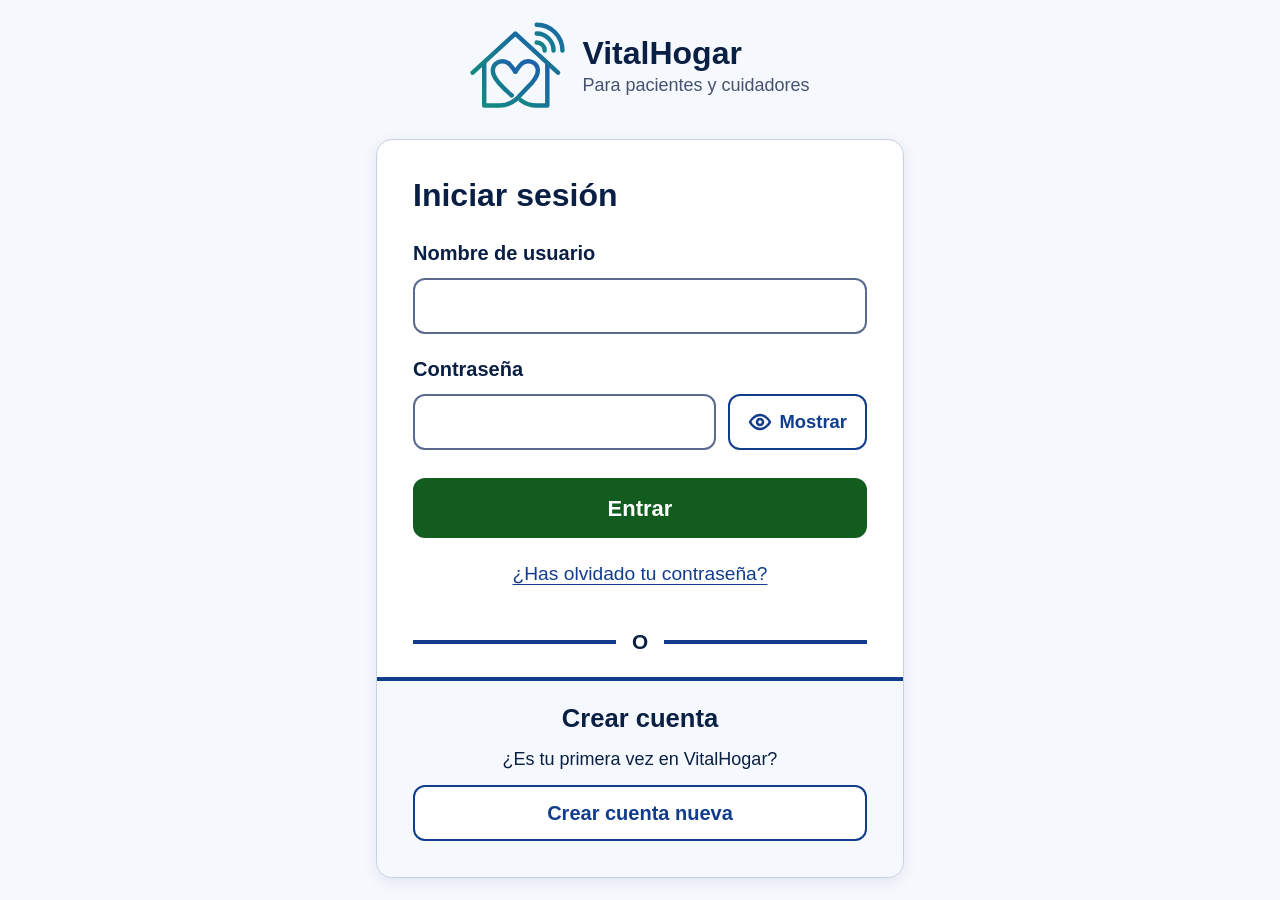
<file: index.html>
<!DOCTYPE html>
<html lang="es">
<head>
  <meta charset="UTF-8">
  <meta name="viewport" content="width=device-width, initial-scale=1.0, viewport-fit=cover">
  <title>Iniciar sesión · VitalHogar</title>
  <meta name="description" content="Entrada a VitalHogar para pacientes y cuidadores.">
  <script src="preferencias.js"></script>
  <link rel="stylesheet" href="estilos.css">
</head>
<!-- data-pagina="login": comun.js no redirige aquí aunque la sesión esté cerrada -->
<body data-pagina="login">
  <!-- Enlace para saltar la navegación con el teclado (WCAG 2.4.1) -->
  <a class="saltar" href="#contenido">Saltar al contenido principal</a>

  <div class="app">

    <!-- ===== Contenido principal (sin barra lateral: no hay sesión) ===== -->
    <main class="contenido" id="contenido" tabindex="-1">
      <div class="login-layout">
        <!-- Logo de VitalHogar con su degradado verde azulado → azul -->
        <div class="login-marca">
          <svg class="logo-grande" viewBox="0 0 54 50" role="img" aria-label="Logo de VitalHogar" focusable="false">
            <defs>
              <linearGradient id="degradado-logo" x1="0" y1="1" x2="1" y2="0">
                <stop offset="0" class="logo-color-1"/>
                <stop offset="1" class="logo-color-2"/>
              </linearGradient>
            </defs>
            <g stroke="url(#degradado-logo)">
              <path d="M8 23v24h8.5c3.5 0 6.5-1 9.5-3.5l9-9.5c2.5-3 3.5-6 3-8-1-4-6-5-9-2.5-1.5 1.5-2.5 3-3.5 4.5"/>
              <path d="M25.5 28c-1-1.5-2-3-3.5-4.5-3-2.5-8-1.5-9 2.5-.5 2 .5 5 3 8 2.5 2.8 5 5.3 7.5 7.3"/>
              <path d="M28.5 44c2.5 1.8 5.5 3 9 3h6V23"/>
              <path d="M1.5 28.5 25.5 6.5l24 22"/>
              <path d="M37.5 11.5a4.5 4.5 0 0 1 4.5 4.5M37.5 6.5a9.5 9.5 0 0 1 9.5 9.5M37.5 1.5A14.5 14.5 0 0 1 52 16"/>
            </g>
          </svg>
          <div>
            <p class="login-nombre">VitalHogar</p>
            <p class="login-lema">Para pacientes y cuidadores</p>
          </div>
        </div>

        <form class="login" id="form-login" novalidate>
          <h1>Iniciar sesión</h1>

          <div class="campo">
            <label for="login-usuario">Nombre de usuario</label>
            <input id="login-usuario" type="text" autocomplete="username" autocapitalize="none"
                   aria-required="true" aria-describedby="error-login-usuario">
            <p class="campo-error" id="error-login-usuario"></p>
          </div>

          <div class="campo">
            <label for="login-clave">Contraseña</label>
            <div class="campo-clave">
              <input id="login-clave" type="password" autocomplete="current-password"
                     aria-required="true" aria-describedby="error-login-clave">
              <button class="boton btn-editar" type="button" data-ver-clave="login-clave" aria-pressed="false">
                <svg viewBox="0 0 24 24" aria-hidden="true" focusable="false">
                  <path d="M2 12s3.6-7 10-7 10 7 10 7-3.6 7-10 7-10-7-10-7Z"/>
                  <circle cx="12" cy="12" r="3"/>
                  <path class="ojo-tachado" d="M4 4l16 16" hidden/>
                </svg>
                <span class="ver-clave-texto">Mostrar</span>
              </button>
            </div>
            <p class="campo-error" id="error-login-clave"></p>
          </div>

          <!-- Usuario o contraseña incorrectos: no se dice cuál de los dos, por seguridad -->
          <div class="campo">
            <p class="campo-error" id="error-login" role="alert"></p>
          </div>

          <button class="boton btn-confirmar btn-entrar" type="submit">Entrar</button>

          <button class="btn-enlace" type="button" id="abrir-olvido" aria-haspopup="dialog">¿Has olvidado tu contraseña?</button>

          <!-- Separación clara entre entrar y crear cuenta: línea gruesa con una "o"
               y la parte de crear cuenta con otro fondo -->
          <div class="login-separador" role="separator" aria-hidden="true"><span>o</span></div>

          <section class="login-nuevo" aria-labelledby="titulo-nuevo">
            <h2 id="titulo-nuevo">Crear cuenta</h2>
            <p>¿Es tu primera vez en VitalHogar?</p>
            <a class="boton btn-anadir" href="registro.html">Crear cuenta nueva</a>
          </section>
        </form>
      </div>
    </main>
  </div>

  <!-- Región que lee el lector de pantalla cuando algo cambia (WCAG 4.1.3) -->
  <p class="sr-only" id="anuncio" aria-live="polite"></p>

  <!-- ===== Restablecer la contraseña: usuario → código SMS y nueva contraseña → hecho ===== -->
  <dialog class="dialogo dialogo-editar dialogo-form" id="dialogo-olvido" aria-labelledby="olvido-titulo">
    <button class="boton btn-cerrar" type="button" data-cerrar aria-label="Cerrar" title="Cerrar">
      <svg viewBox="0 0 24 24" aria-hidden="true" focusable="false"><path d="M6 6l12 12M18 6 6 18"/></svg>
    </button>
    <h2 id="olvido-titulo">Restablecer contraseña</h2>
    <p class="pasos-indicador" id="olvido-indicador">Paso 1 de 2</p>

    <!-- Paso 1: ¿de quién es la cuenta? -->
    <form class="form-nuevo" id="form-olvido" data-paso="usuario" novalidate>
      <p class="form-texto" id="olvido-explicacion">Te enviaremos un SMS con un código al teléfono de tu cuenta.</p>
      <div class="campo">
        <label for="olvido-usuario">Nombre de usuario</label>
        <input id="olvido-usuario" type="text" autocomplete="username" autocapitalize="none" aria-required="true"
               aria-describedby="olvido-explicacion error-olvido-usuario">
        <p class="campo-error" id="error-olvido-usuario"></p>
      </div>
      <div class="dialogo-botones">
        <button class="boton" type="button" data-cerrar>Cancelar</button>
        <button class="boton btn-confirmar" type="submit">Enviar SMS</button>
      </div>
    </form>

    <!-- Paso 2: código y nueva contraseña -->
    <form class="form-nuevo" id="form-nueva-clave" data-paso="sms" novalidate hidden>
      <p class="form-texto" id="olvido-texto"></p>
      <p class="demo-sms" id="olvido-demo"></p>

      <div class="campo">
        <label for="olvido-codigo">Código del SMS</label>
        <input id="olvido-codigo" class="input-codigo" type="text" inputmode="numeric" autocomplete="one-time-code"
               maxlength="7" aria-required="true" aria-describedby="olvido-texto error-olvido-codigo">
        <p class="campo-error" id="error-olvido-codigo"></p>
      </div>

      <div class="campos-2">
        <div class="campo">
          <label for="olvido-clave">Nueva contraseña</label>
          <p class="campo-pista" id="pista-olvido-clave">Al menos 6 caracteres.</p>
          <input id="olvido-clave" type="password" autocomplete="new-password" aria-required="true"
                 aria-describedby="pista-olvido-clave error-olvido-clave">
          <p class="campo-error" id="error-olvido-clave"></p>
        </div>
        <div class="campo">
          <label for="olvido-clave2">Repite la contraseña</label>
          <p class="campo-pista" aria-hidden="true">&nbsp;</p>
          <input id="olvido-clave2" type="password" autocomplete="new-password" aria-required="true"
                 aria-describedby="error-olvido-clave2">
          <p class="campo-error" id="error-olvido-clave2"></p>
        </div>
      </div>

      <label class="check">
        <input type="checkbox" data-mostrar="olvido-clave olvido-clave2">
        Mostrar contraseñas
      </label>

      <div class="dialogo-botones">
        <button class="boton" type="button" id="olvido-reenviar">Reenviar SMS</button>
        <button class="boton btn-confirmar" type="submit">Guardar contraseña</button>
      </div>
    </form>

    <!-- Fin: contraseña cambiada -->
    <div class="paso-fin" data-paso="fin" hidden>
      <span class="icono-ok" aria-hidden="true">
        <svg viewBox="0 0 24 24" focusable="false"><path d="m5 12 5 5 9-10"/></svg>
      </span>
      <p id="olvido-fin-texto">Contraseña cambiada. Ya puedes entrar con la nueva.</p>
      <button class="boton btn-confirmar btn-entrar" type="button" id="olvido-volver"
              aria-describedby="olvido-fin-texto">Volver a iniciar sesión</button>
    </div>
  </dialog>

  <script src="comun.js"></script>
  <script src="cuentas.js"></script>
  <script>
    // ---------- Ventanas por pasos ----------
    function abrirDialogo(dialogo, primerPaso) {
      dialogo.querySelectorAll("form").forEach(f => f.reset());
      dialogo.querySelectorAll("[data-mostrar]").forEach(mostrarClaves);
      limpiarErrores(dialogo);
      dialogo.showModal();
      mostrarPaso(dialogo, primerPaso, "Paso 1 de 2");
    }

    document.querySelectorAll("[data-cerrar]").forEach(b =>
      b.addEventListener("click", () => b.closest("dialog").close()));

    // ---------- Iniciar sesión ----------
    const loginUsuario = document.getElementById("login-usuario");
    const loginClave = document.getElementById("login-clave");
    const errorLogin = document.getElementById("error-login");

    document.getElementById("form-login").addEventListener("submit", e => {
      e.preventDefault();
      errorLogin.textContent = "";
      const usuario = normalizar(loginUsuario.value);
      const ok = comprobar([
        ["login-usuario", usuario ? "" : "Escribe tu nombre de usuario"],
        ["login-clave", loginClave.value ? "" : "Escribe tu contraseña"]
      ]);
      if (!ok) return;

      if (!usuarios[usuario] || usuarios[usuario].clave !== loginClave.value) {
        errorLogin.textContent = "El usuario o la contraseña no son correctos";
        loginClave.focus();
        return;
      }
      entrar(usuario);
    });

    // ---------- Restablecer contraseña por SMS ----------
    const dialogoOlvido = document.getElementById("dialogo-olvido");
    let usuarioOlvido = null;
    let codigoOlvido = null;

    document.getElementById("abrir-olvido").addEventListener("click", () => {
      abrirDialogo(dialogoOlvido, "usuario");
      // Si ya escribió su usuario en la pantalla de entrada, se aprovecha
      document.getElementById("olvido-usuario").value = loginUsuario.value.trim();
    });

    function pedirCodigoOlvido() {
      codigoOlvido = enviarSms(document.getElementById("olvido-demo"));
      document.getElementById("olvido-texto").innerHTML =
        // Solo se muestran las últimas cifras del teléfono de la cuenta
        `Hemos enviado un SMS con un código de 6 cifras al móvil que termina en <strong>${usuarios[usuarioOlvido].telefono.slice(-3)}</strong>.`;
    }

    document.getElementById("form-olvido").addEventListener("submit", e => {
      e.preventDefault();
      const usuario = normalizar(document.getElementById("olvido-usuario").value);
      const ok = comprobar([
        ["olvido-usuario", !usuario ? "Escribe tu nombre de usuario"
          : !usuarios[usuario] ? "No hay ninguna cuenta con ese nombre de usuario" : ""]
      ]);
      if (!ok) return;
      usuarioOlvido = usuario;
      pedirCodigoOlvido();
      mostrarPaso(dialogoOlvido, "sms", "Paso 2 de 2: nueva contraseña");
    });

    document.getElementById("olvido-reenviar").addEventListener("click", () => {
      pedirCodigoOlvido();
      anunciar("Te hemos enviado un SMS nuevo");
    });

    document.getElementById("form-nueva-clave").addEventListener("submit", e => {
      e.preventDefault();
      const codigo = document.getElementById("olvido-codigo").value.replace(/\s/g, "");
      const clave = document.getElementById("olvido-clave").value;
      const clave2 = document.getElementById("olvido-clave2").value;
      const ok = comprobar([
        ["olvido-codigo", !codigo ? "Escribe el código que te ha llegado por SMS"
          : codigo !== codigoOlvido ? "El código no es correcto. Revisa el SMS o pide uno nuevo" : ""],
        ["olvido-clave", errorClave(clave)],
        ["olvido-clave2", errorRepetir(clave2, clave)]
      ]);
      if (!ok) return;

      usuarios[usuarioOlvido].clave = clave;
      guardarUsuarios();
      mostrarPaso(dialogoOlvido, "fin", "");
      anunciar("Contraseña cambiada");
    });

    // Vuelve a la entrada con el usuario ya escrito y el foco en la contraseña
    document.getElementById("olvido-volver").addEventListener("click", () => {
      dialogoOlvido.close();
      loginUsuario.value = usuarioOlvido;
      loginClave.value = "";
      limpiarErrores(document.getElementById("form-login"));
      errorLogin.textContent = "";
      loginClave.focus();
    });
  </script>
</body>
</html>
</file>
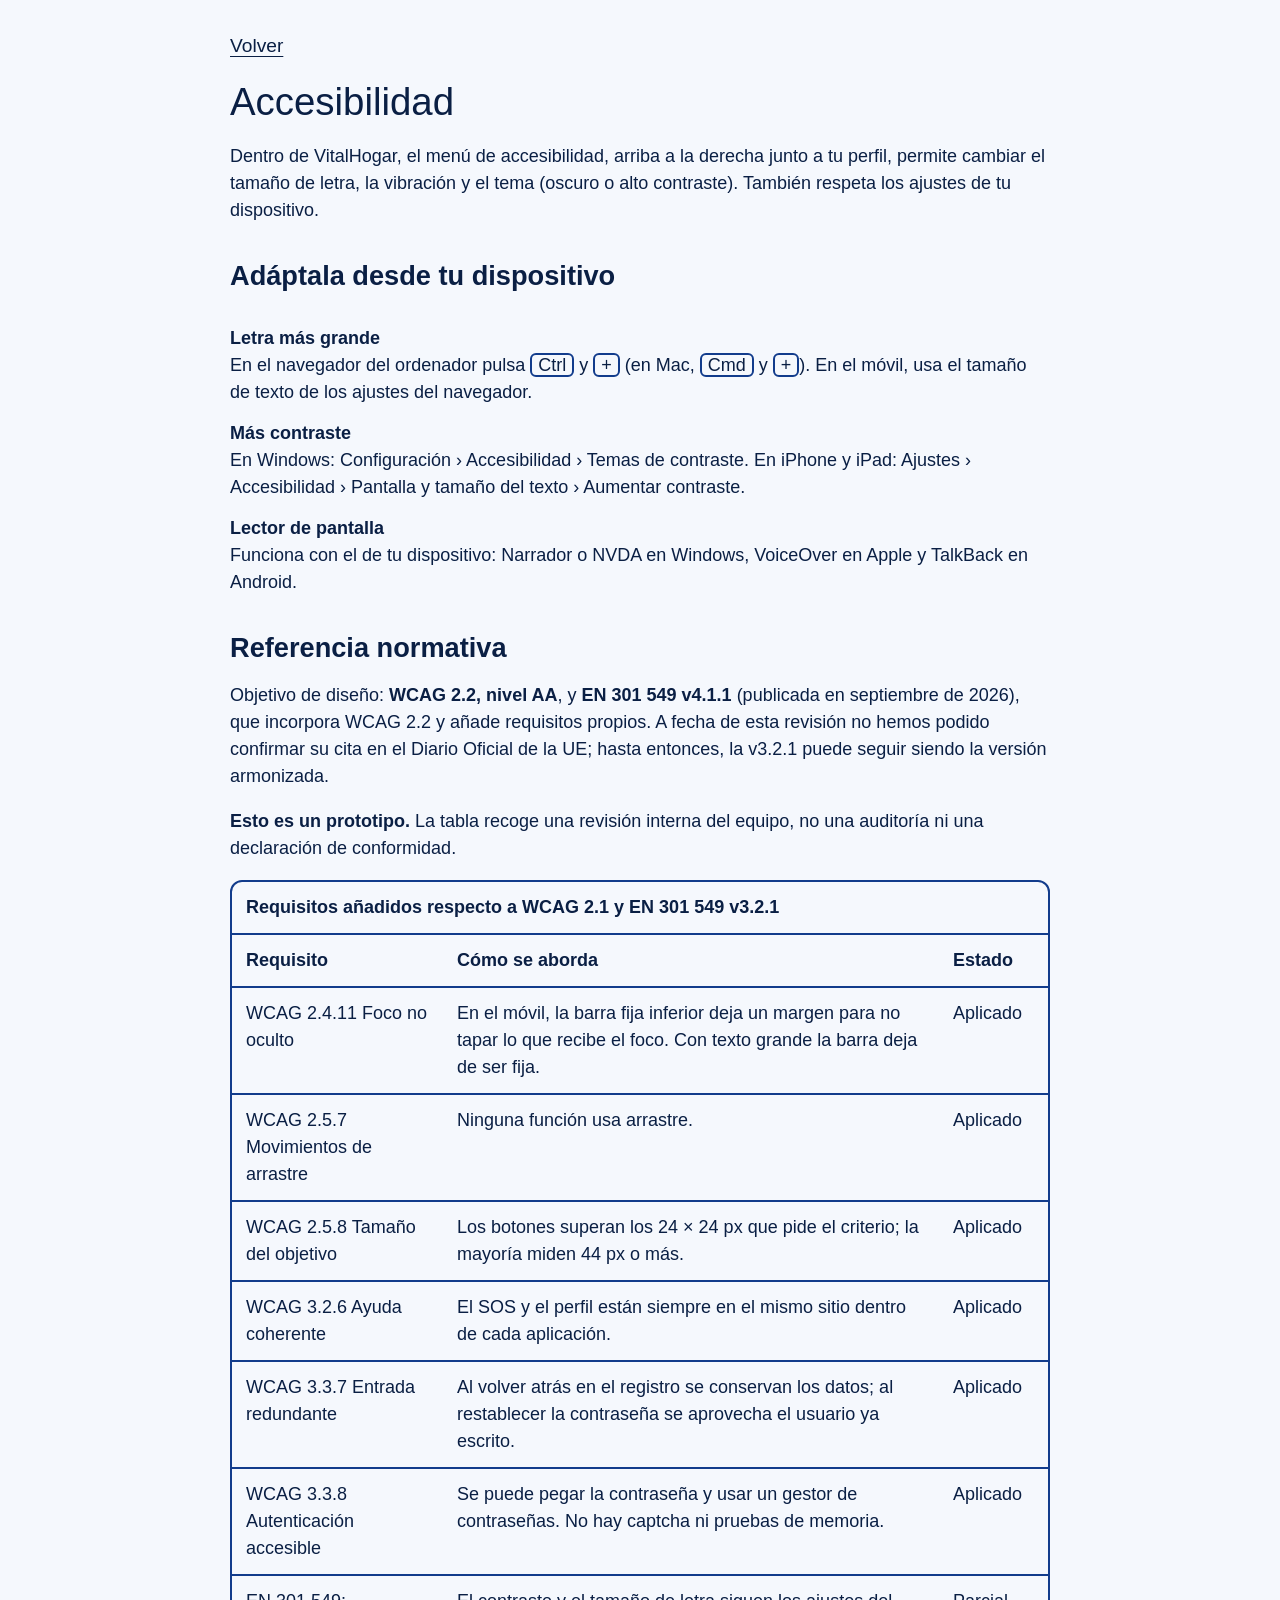
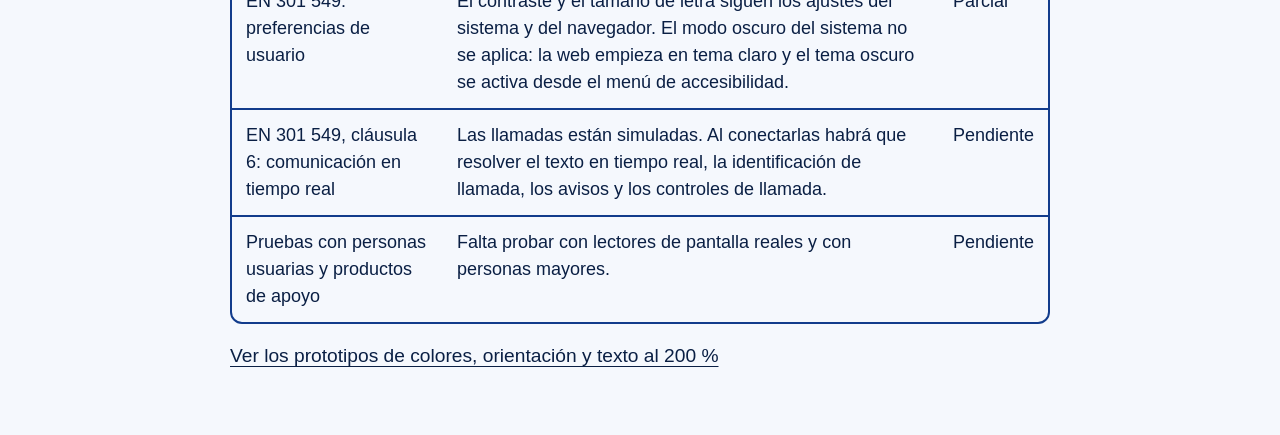
<file: accesibilidad.html>
<!DOCTYPE html>
<html lang="es">
<head>
  <meta charset="UTF-8">
  <meta name="viewport" content="width=device-width, initial-scale=1.0, viewport-fit=cover">
  <title>Accesibilidad · VitalHogar</title>
  <meta name="description" content="Cómo adaptar VitalHogar desde tu dispositivo y qué normativa de accesibilidad sigue.">
  <script src="preferencias.js"></script>
  <link rel="stylesheet" href="estilos.css">
</head>
<body>
  <a class="saltar" href="#contenido">Saltar al contenido principal</a>

  <main class="doc" id="contenido" tabindex="-1">
    <p><a class="enlace-pie" href="index.html" id="volver">Volver</a></p>
    <h1>Accesibilidad</h1>
    <p>Dentro de VitalHogar, el menú de accesibilidad, arriba a la derecha junto a tu perfil, permite cambiar el tamaño de letra, la vibración y el tema (oscuro o alto contraste). También respeta los ajustes de tu dispositivo.</p>

    <h2>Adáptala desde tu dispositivo</h2>
    <dl class="doc-ajustes">
      <dt>Letra más grande</dt>
      <dd>En el navegador del ordenador pulsa <kbd>Ctrl</kbd> y <kbd>+</kbd> (en Mac, <kbd>Cmd</kbd> y <kbd>+</kbd>). En el móvil, usa el tamaño de texto de los ajustes del navegador.</dd>
      <dt>Más contraste</dt>
      <dd>En Windows: Configuración › Accesibilidad › Temas de contraste. En iPhone y iPad: Ajustes › Accesibilidad › Pantalla y tamaño del texto › Aumentar contraste.</dd>
      <dt>Lector de pantalla</dt>
      <dd>Funciona con el de tu dispositivo: Narrador o NVDA en Windows, VoiceOver en Apple y TalkBack en Android.</dd>
    </dl>

    <h2>Referencia normativa</h2>
    <p>Objetivo de diseño: <strong>WCAG 2.2, nivel AA</strong>, y <strong>EN 301 549 v4.1.1</strong> (publicada en septiembre de 2026), que incorpora WCAG 2.2 y añade requisitos propios. A fecha de esta revisión no hemos podido confirmar su cita en el Diario Oficial de la UE; hasta entonces, la v3.2.1 puede seguir siendo la versión armonizada.</p>
    <p><strong>Esto es un prototipo.</strong> La tabla recoge una revisión interna del equipo, no una auditoría ni una declaración de conformidad.</p>

    <div class="doc-tabla">
      <table>
        <caption>Requisitos añadidos respecto a WCAG 2.1 y EN 301 549 v3.2.1</caption>
        <thead>
          <tr><th scope="col">Requisito</th><th scope="col">Cómo se aborda</th><th scope="col">Estado</th></tr>
        </thead>
        <tbody>
          <tr><th scope="row">WCAG 2.4.11 Foco no oculto</th><td>En el móvil, la barra fija inferior deja un margen para no tapar lo que recibe el foco. Con texto grande la barra deja de ser fija.</td><td>Aplicado</td></tr>
          <tr><th scope="row">WCAG 2.5.7 Movimientos de arrastre</th><td>Ninguna función usa arrastre.</td><td>Aplicado</td></tr>
          <tr><th scope="row">WCAG 2.5.8 Tamaño del objetivo</th><td>Los botones superan los 24 × 24 px que pide el criterio; la mayoría miden 44 px o más.</td><td>Aplicado</td></tr>
          <tr><th scope="row">WCAG 3.2.6 Ayuda coherente</th><td>El SOS y el perfil están siempre en el mismo sitio dentro de cada aplicación.</td><td>Aplicado</td></tr>
          <tr><th scope="row">WCAG 3.3.7 Entrada redundante</th><td>Al volver atrás en el registro se conservan los datos; al restablecer la contraseña se aprovecha el usuario ya escrito.</td><td>Aplicado</td></tr>
          <tr><th scope="row">WCAG 3.3.8 Autenticación accesible</th><td>Se puede pegar la contraseña y usar un gestor de contraseñas. No hay captcha ni pruebas de memoria.</td><td>Aplicado</td></tr>
          <tr><th scope="row">EN 301 549: preferencias de usuario</th><td>El contraste y el tamaño de letra siguen los ajustes del sistema y del navegador. El modo oscuro del sistema no se aplica: la web empieza en tema claro y el tema oscuro se activa desde el menú de accesibilidad.</td><td>Parcial</td></tr>
          <tr><th scope="row">EN 301 549, cláusula 6: comunicación en tiempo real</th><td>Las llamadas están simuladas. Al conectarlas habrá que resolver el texto en tiempo real, la identificación de llamada, los avisos y los controles de llamada.</td><td>Pendiente</td></tr>
          <tr><th scope="row">Pruebas con personas usuarias y productos de apoyo</th><td>Falta probar con lectores de pantalla reales y con personas mayores.</td><td>Pendiente</td></tr>
        </tbody>
      </table>
    </div>

    <p><a class="enlace-pie" href="prototipos.html">Ver los prototipos de colores, orientación y texto al 200 %</a></p>
  </main>

  <script>
    // "Volver" regresa a la página anterior; sin ella (enlace abierto directamente), al inicio de sesión
    document.getElementById("volver").addEventListener("click", e => {
      if (history.length <= 1) return;
      e.preventDefault();
      history.back();
    });
  </script>
</body>
</html>
</file>
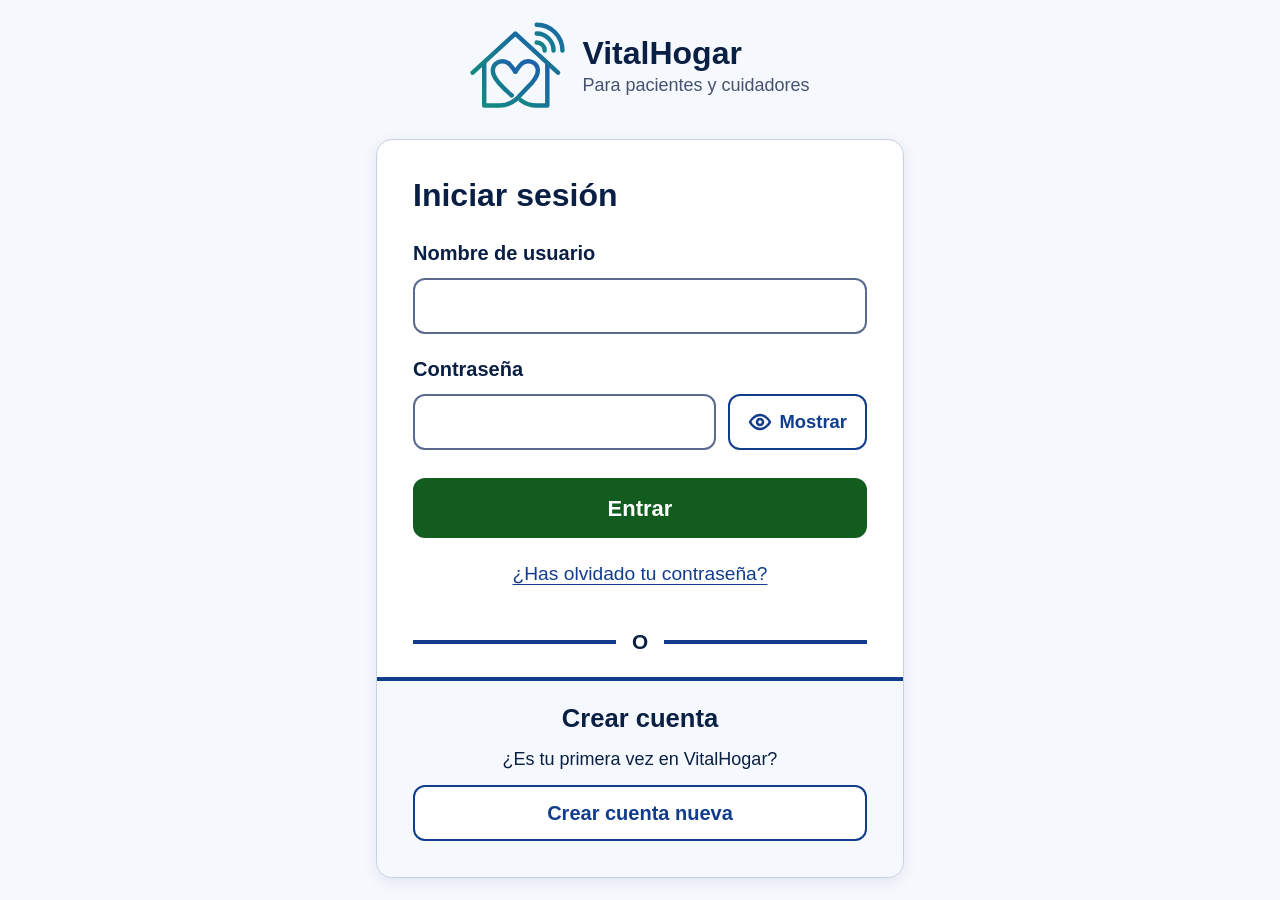
<file: casa.html>
<!DOCTYPE html>
<html lang="es">
<head>
  <meta charset="UTF-8">
  <meta name="viewport" content="width=device-width, initial-scale=1.0, viewport-fit=cover">
  <title>Mi casa · VitalHogar</title>
  <meta name="description" content="Domótica del hogar: luces, temperatura, puertas y ventanas.">
  <script src="preferencias.js"></script>
  <link rel="stylesheet" href="estilos.css">
</head>
<body>
  <!-- Enlace para saltar la navegación con el teclado (WCAG 2.4.1) -->
  <a class="saltar" href="#contenido">Saltar al contenido principal</a>

  <div class="app">

    <!-- ===== Barra lateral (Casa activa) ===== -->
    <aside class="sidebar" aria-label="Navegación y emergencias">
      <nav aria-label="Menú principal">
        <ul class="nav">
          <li>
            <a href="inicio.html" class="nav-item">
              <!-- Icono de Inicio: panel con cuatro recuadros (no es una casa, para no confundirlo con Casa) -->
              <svg viewBox="0 0 48 48" aria-hidden="true" focusable="false">
                <rect x="7" y="7" width="14" height="14" rx="2"/>
                <rect x="27" y="7" width="14" height="14" rx="2"/>
                <rect x="7" y="27" width="14" height="14" rx="2"/>
                <rect x="27" y="27" width="14" height="14" rx="2"/>
              </svg>
              <span class="nav-texto">Inicio</span>
            </a>
          </li>
          <li>
            <a href="medicacion.html" class="nav-item">
              <svg viewBox="0 0 48 48" aria-hidden="true" focusable="false">
                <rect x="6" y="16" width="36" height="16" rx="8" transform="rotate(-35 24 24)"/>
                <line x1="24" y1="16" x2="24" y2="32" transform="rotate(-35 24 24)"/>
              </svg>
              <span class="nav-texto">Medicación</span>
            </a>
          </li>
          <li>
            <!-- aria-current marca la página activa: sombreada y en negrita -->
            <a href="casa.html" class="nav-item" aria-current="page">
              <svg viewBox="0 0 48 48" aria-hidden="true" focusable="false">
                <polyline points="6,24 24,8 42,24"/>
                <rect x="13" y="22" width="22" height="18"/>
              </svg>
              <span class="nav-texto">Casa</span>
            </a>
          </li>
        </ul>
      </nav>

      <button class="boton btn-sos" type="button" id="abrir-sos" aria-haspopup="dialog">
        <svg viewBox="0 0 48 48" aria-hidden="true" focusable="false">
          <polygon points="24,5 45,41 3,41"/>
          <line x1="24" y1="18" x2="24" y2="29"/>
          <circle cx="24" cy="35" r="1.5"/>
        </svg>
        <span class="sos-texto">SOS</span>
        <span class="sr-only">: pedir ayuda</span>
      </button>
    </aside>

    <!-- ===== Contenido principal ===== -->
    <main class="contenido" id="contenido" tabindex="-1">
      <header class="cabecera">
        <div class="cabecera-izq">
          <h1>Mi casa</h1>
          <!-- Con cuidador vinculado, los dispositivos los añade el cuidador -->
          <button class="boton btn-anadir" type="button" id="abrir-nuevo" aria-haspopup="dialog">
            <svg viewBox="0 0 24 24" aria-hidden="true" focusable="false">
              <circle cx="12" cy="12" r="10"/>
              <path d="M12 7v10M7 12h10"/>
            </svg>
            Añadir dispositivo
          </button>
        </div>
        <div class="perfiles">
          <a class="boton avatar" href="perfil.html" aria-label="Mi perfil" title="Mi perfil">
            <svg viewBox="0 0 48 48" aria-hidden="true" focusable="false">
              <circle cx="24" cy="17" r="8"/>
              <path d="M8 42c2-10 9-14 16-14s14 4 16 14"/>
            </svg>
          </a>
        </div>
      </header>

      <!-- Luces a la izquierda; temperatura arriba y puertas · ventanas debajo.
           Cada dispositivo es un botón: al pulsarlo cambia de estado. -->
      <div class="casa-layout" id="casa">
        <section class="casa-bloque casa-luces" id="luces" aria-labelledby="titulo-luces" tabindex="-1">
          <h2 class="bloque-titulo" id="titulo-luces">
            <svg viewBox="0 0 48 48" aria-hidden="true" focusable="false">
              <circle cx="24" cy="20" r="10"/>
              <path d="M19 30v6h10v-6M24 3v4M8 8l3 3M40 8l-3 3M3 20h4M41 20h4"/>
            </svg>
            Luces
          </h2>
          <ul class="disp-lista" id="lista-luz"></ul>
        </section>

        <section class="casa-bloque casa-temp" id="temperatura" aria-labelledby="titulo-temp" tabindex="-1">
          <h2 class="bloque-titulo" id="titulo-temp">
            <svg viewBox="0 0 48 48" aria-hidden="true" focusable="false">
              <path d="M20 8a4 4 0 0 1 8 0v20a8 8 0 1 1-8 0z"/>
              <line x1="24" y1="16" x2="24" y2="32"/>
            </svg>
            Temperatura
          </h2>
          <!-- Bajar · temperatura · subir, en una misma línea (igual que en Inicio) -->
          <div class="temp-control">
            <button class="boton btn-temp" type="button" data-paso="-1" aria-label="Bajar temperatura" title="Bajar temperatura">−</button>
            <span class="estado temp-valor" id="temp-estado">30 °C</span>
            <button class="boton btn-temp" type="button" data-paso="1" aria-label="Subir temperatura" title="Subir temperatura">+</button>
          </div>
        </section>

        <section class="casa-bloque casa-puertas" id="puertas" aria-labelledby="titulo-puertas" tabindex="-1">
          <h2 class="bloque-titulo" id="titulo-puertas">
            <svg viewBox="0 0 48 48" aria-hidden="true" focusable="false">
              <rect x="12" y="4" width="24" height="40" rx="2"/>
              <circle cx="30" cy="25" r="1.8"/>
            </svg>
            Puertas
          </h2>
          <ul class="disp-lista" id="lista-puerta"></ul>
        </section>

        <section class="casa-bloque casa-ventanas" id="ventanas" aria-labelledby="titulo-ventanas" tabindex="-1">
          <h2 class="bloque-titulo" id="titulo-ventanas">
            <svg viewBox="0 0 48 48" aria-hidden="true" focusable="false">
              <rect x="8" y="6" width="32" height="36"/>
              <line x1="24" y1="6" x2="24" y2="42"/>
              <line x1="8" y1="24" x2="40" y2="24"/>
            </svg>
            Ventanas
          </h2>
          <ul class="disp-lista" id="lista-ventana"></ul>
        </section>
      </div>
    </main>
  </div>

  <!-- Región que lee el lector de pantalla cuando algo cambia (WCAG 4.1.3) -->
  <p class="sr-only" id="anuncio" aria-live="polite"></p>

  <!-- ===== Añadir dispositivo: fondo difuminado y formulario con desplegables ===== -->
  <dialog class="dialogo dialogo-nuevo dialogo-form" id="dialogo-nuevo" aria-labelledby="nuevo-titulo">
    <button class="boton btn-cerrar" type="button" id="cerrar-nuevo" aria-label="Cerrar" title="Cerrar">
      <svg viewBox="0 0 24 24" aria-hidden="true" focusable="false"><path d="M6 6l12 12M18 6 6 18"/></svg>
    </button>
    <h2 id="nuevo-titulo">Añadir dispositivo</h2>

    <form class="form-nuevo" id="form-nuevo">
      <div class="campo">
        <label for="nuevo-tipo">Tipo</label>
        <div class="selector">
          <select id="nuevo-tipo">
            <option value="luz">Luz</option>
            <option value="puerta">Puerta</option>
            <option value="ventana">Ventana</option>
          </select>
          <svg viewBox="0 0 24 24" aria-hidden="true" focusable="false"><path d="m6 9 6 6 6-6"/></svg>
        </div>
      </div>

      <div class="campo">
        <label for="nuevo-lugar">Ubicación</label>
        <div class="selector">
          <select id="nuevo-lugar">
            <option>Cocina</option>
            <option>Salón</option>
            <option>Dormitorio</option>
            <option>Baño</option>
            <option>Entrada</option>
            <option>Pasillo</option>
            <option>Terraza</option>
          </select>
          <svg viewBox="0 0 24 24" aria-hidden="true" focusable="false"><path d="m6 9 6 6 6-6"/></svg>
        </div>
      </div>

      <div class="campo">
        <label for="nuevo-estado">Estado inicial</label>
        <div class="selector">
          <!-- Las opciones dependen del tipo (encendida/apagada o abierta/cerrada) -->
          <select id="nuevo-estado"></select>
          <svg viewBox="0 0 24 24" aria-hidden="true" focusable="false"><path d="m6 9 6 6 6-6"/></svg>
        </div>
      </div>

      <div class="dialogo-botones">
        <button class="boton" type="button" id="cancelar-nuevo">Cancelar</button>
        <button class="boton btn-confirmar" type="submit">Añadir</button>
      </div>
    </form>
  </dialog>

  <!-- ===== Ventana SOS: fondo difuminado, círculo rojo y cuenta atrás de 10 s con Cancelar y Avisar ahora
       (WCAG 3.3.4: se puede deshacer una activación por error) ===== -->
  <dialog class="dialogo-sos" id="dialogo-sos" aria-labelledby="sos-titulo">
    <h2 id="sos-titulo" class="sr-only">Llamada de emergencia</h2>

    <!-- Solo aparece cuando ya se está avisando -->
    <button class="boton btn-cerrar" type="button" id="sos-cerrar" aria-label="Cerrar" title="Cerrar" hidden>
      <svg viewBox="0 0 24 24" aria-hidden="true" focusable="false"><path d="M6 6l12 12M18 6 6 18"/></svg>
    </button>

    <div class="sos-circulo" aria-hidden="true">
      <svg viewBox="0 0 48 48" focusable="false">
        <polygon points="24,5 45,41 3,41"/>
        <line x1="24" y1="18" x2="24" y2="29"/>
        <circle cx="24" cy="35" r="1.5"/>
      </svg>
      <span>SOS</span>
    </div>

    <!-- Cancelar lleva el foco: es la opción segura si se ha pulsado sin querer -->
    <div class="sos-acciones">
      <button class="boton btn-cancelar-sos" type="button" id="sos-cancelar">
        Cancelar (<span id="sos-cuenta">10</span>)
      </button>
      <button class="boton btn-sos-ahora" type="button" id="sos-ahora">Avisar ahora</button>
    </div>

    <!-- Mensaje de estado (WCAG 4.1.3): se rellena al avisar -->
    <p class="sos-estado" id="sos-estado" role="status"></p>
    <p class="sr-only" id="sos-aviso" aria-live="assertive"></p>
  </dialog>

  <script src="comun.js"></script>
  <script>
    // ---------- Temperatura (compartida con Inicio) ----------
    configurarTemperatura(document.getElementById("temp-estado"), "estado temp-valor");

    // ---------- Dispositivos ----------
    // El estado no depende solo del color ni de la palabra: el icono cambia de forma
    // (bombilla con rayos / sin rayos, puerta y ventana abiertas / cerradas).
    // Verde = situación normal, rojo = conviene revisarlo (igual que en Inicio).
    const TIPOS = {
      luz: {
        nombre: "Luz", plural: "luces", si: "Encendida", no: "Apagada", accionSi: "encender", accionNo: "apagar",
        bienSi: true,
        iconoSi: '<circle cx="24" cy="20" r="10" fill="currentColor"/><path d="M19 30v6h10v-6M24 3v4M8 8l3 3M40 8l-3 3M3 20h4M41 20h4"/>',
        iconoNo: '<circle cx="24" cy="20" r="10"/><path d="M19 30v6h10v-6"/>'
      },
      puerta: {
        nombre: "Puerta", plural: "puertas", si: "Abierta", no: "Cerrada", accionSi: "abrir", accionNo: "cerrar",
        bienSi: false,
        iconoSi: '<path d="M12 44V4h24v40"/><path d="M12 4l14 5v37l-14-2z" fill="currentColor"/>',
        iconoNo: '<rect x="12" y="4" width="24" height="40" rx="2"/><circle cx="30" cy="25" r="1.8"/>'
      },
      ventana: {
        nombre: "Ventana", plural: "ventanas", si: "Abierta", no: "Cerrada", accionSi: "abrir", accionNo: "cerrar",
        bienSi: false,
        iconoSi: '<rect x="12" y="6" width="24" height="36"/><path d="M12 6 3 10v28l9 4M36 6l9 4v28l-9 4"/>',
        iconoNo: '<rect x="8" y="6" width="32" height="36"/><line x1="24" y1="6" x2="24" y2="42"/><line x1="8" y1="24" x2="40" y2="24"/>'
      }
    };

    // Lista compartida con Inicio (comun.js): se guarda para que no se pierda al cambiar de página
    let dispositivos = leerDispositivos().filter(d => TIPOS[d.tipo]);

    function guardarDispositivos() {
      try { localStorage.setItem(CLAVE_DISPOSITIVOS, JSON.stringify(dispositivos)); } catch (e) {}
    }

    function pintarBoton(boton, d) {
      const t = TIPOS[d.tipo];
      const bien = d.activo === t.bienSi;
      boton.innerHTML = `
        <span class="disp-icono ${bien ? "ok" : "alerta"}">
          <svg viewBox="0 0 48 48" aria-hidden="true" focusable="false">${d.activo ? t.iconoSi : t.iconoNo}</svg>
        </span>
        <span class="disp-texto">
          <span class="sr-only">${t.nombre}: </span>
          <span class="disp-cabeza">
            <span class="disp-lugar"></span>
            <span class="estado ${bien ? "ok" : "alerta"}"><span class="sr-only">, </span>${d.activo ? t.si : t.no}</span>
          </span>
          <span class="disp-pista">Pulsa para ${d.activo ? t.accionNo : t.accionSi}</span>
        </span>`;
      boton.querySelector(".disp-lugar").textContent = d.lugar;
    }

    function pintarDispositivos() {
      Object.keys(TIPOS).forEach(tipo => {
        const lista = document.getElementById("lista-" + tipo);
        lista.innerHTML = "";
        dispositivos.forEach((d, i) => {
          if (d.tipo !== tipo) return;
          const li = document.createElement("li");
          const boton = document.createElement("button");
          boton.className = "boton disp";
          boton.type = "button";
          boton.dataset.i = i;
          pintarBoton(boton, d);
          li.append(boton);
          lista.append(li);
        });
        if (!lista.children.length) {
          lista.innerHTML = `<li class="disp-vacio">No hay ${TIPOS[tipo].plural}</li>`;
        }
      });
    }

    // Pulsar un dispositivo lo enciende/apaga o lo abre/cierra.
    // Se repinta solo ese botón para que el foco no se mueva.
    document.getElementById("casa").addEventListener("click", e => {
      const boton = e.target.closest(".disp");
      if (!boton) return;
      const d = dispositivos[boton.dataset.i];
      d.activo = !d.activo;
      guardarDispositivos();
      pintarBoton(boton, d);
      const t = TIPOS[d.tipo];
      anunciar(`${t.nombre} de ${d.lugar}: ${(d.activo ? t.si : t.no).toLowerCase()}`);
    });

    pintarDispositivos();

    // ---------- Añadir dispositivo ----------
    document.getElementById("abrir-nuevo").hidden = leerFamiliares().length > 0;
    const dialogoNuevo = document.getElementById("dialogo-nuevo");
    const formNuevo = document.getElementById("form-nuevo");
    const nuevoTipo = document.getElementById("nuevo-tipo");
    const nuevoLugar = document.getElementById("nuevo-lugar");
    const nuevoEstado = document.getElementById("nuevo-estado");

    // El estado inicial se ofrece con las palabras del tipo elegido
    function opcionesEstado() {
      const t = TIPOS[nuevoTipo.value];
      nuevoEstado.innerHTML = `<option value="0">${t.no}</option><option value="1">${t.si}</option>`;
    }
    nuevoTipo.addEventListener("change", opcionesEstado);

    document.getElementById("abrir-nuevo").addEventListener("click", () => {
      formNuevo.reset();
      opcionesEstado();
      dialogoNuevo.showModal();
      nuevoTipo.focus();
    });
    document.getElementById("cerrar-nuevo").addEventListener("click", () => dialogoNuevo.close());
    document.getElementById("cancelar-nuevo").addEventListener("click", () => dialogoNuevo.close());

    formNuevo.addEventListener("submit", e => {
      e.preventDefault();
      const d = { tipo: nuevoTipo.value, lugar: nuevoLugar.value, activo: nuevoEstado.value === "1" };
      dispositivos.push(d);
      guardarDispositivos();
      pintarDispositivos();
      dialogoNuevo.close();

      // El foco va al dispositivo recién añadido para que se vea dónde ha quedado
      const nuevo = document.querySelector(`.disp[data-i="${dispositivos.length - 1}"]`);
      nuevo.focus();
      nuevo.scrollIntoView({ block: "nearest" });
      anunciar(`${TIPOS[d.tipo].nombre} añadida en ${d.lugar}`);
    });
  </script>
</body>
</html>
</file>
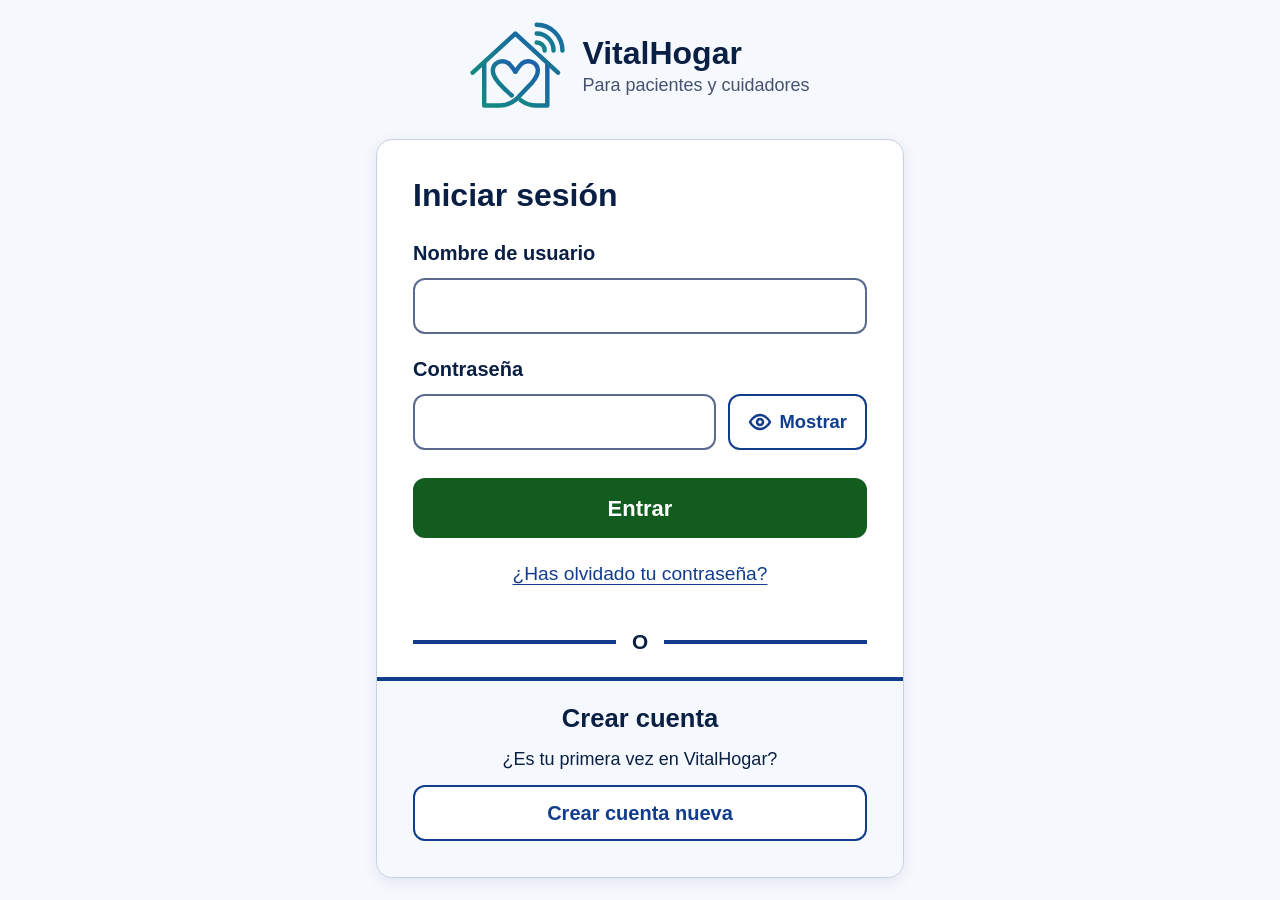
<file: cuidador-casa.html>
<!DOCTYPE html>
<html lang="es">
<head>
  <meta charset="UTF-8">
  <meta name="viewport" content="width=device-width, initial-scale=1.0, viewport-fit=cover">
  <title>Casa · Cuidador · VitalHogar</title>
  <meta name="description" content="Estado de la casa de un paciente: luces, temperatura, puertas y ventanas.">
  <script src="preferencias.js"></script>
  <link rel="stylesheet" href="estilos.css">
</head>
<!-- data-pagina="cuidador": comun.js deja entrar aquí a los cuidadores -->
<body data-pagina="cuidador">
  <!-- Enlace para saltar la navegación con el teclado (WCAG 2.4.1) -->
  <a class="saltar" href="#contenido">Saltar al contenido principal</a>

  <div class="app">

    <!-- ===== Barra lateral del cuidador (Casa activa) ===== -->
    <aside class="sidebar" aria-label="Navegación y emergencias">
      <nav aria-label="Menú principal">
        <ul class="nav">
          <li>
            <a href="cuidador.html" class="nav-item">
              <!-- Icono de Inicio: panel con cuatro recuadros (no es una casa, para no confundirlo con Casa) -->
              <svg viewBox="0 0 48 48" aria-hidden="true" focusable="false">
                <rect x="7" y="7" width="14" height="14" rx="2"/>
                <rect x="27" y="7" width="14" height="14" rx="2"/>
                <rect x="7" y="27" width="14" height="14" rx="2"/>
                <rect x="27" y="27" width="14" height="14" rx="2"/>
              </svg>
              <span class="nav-texto">Inicio</span>
            </a>
          </li>
          <li>
            <a href="cuidador-medicacion.html" class="nav-item">
              <svg viewBox="0 0 48 48" aria-hidden="true" focusable="false">
                <rect x="6" y="16" width="36" height="16" rx="8" transform="rotate(-35 24 24)"/>
                <line x1="24" y1="16" x2="24" y2="32" transform="rotate(-35 24 24)"/>
              </svg>
              <span class="nav-texto">Medicación</span>
            </a>
          </li>
          <li>
            <!-- aria-current marca la página activa: sombreada y en negrita -->
            <a href="cuidador-casa.html" class="nav-item" aria-current="page">
              <svg viewBox="0 0 48 48" aria-hidden="true" focusable="false">
                <polyline points="6,24 24,8 42,24"/>
                <rect x="13" y="22" width="22" height="18"/>
              </svg>
              <span class="nav-texto">Casa</span>
            </a>
          </li>
          <li>
            <a href="cuidador-contactos.html" class="nav-item">
              <svg viewBox="0 0 48 48" aria-hidden="true" focusable="false">
                <rect x="11" y="5" width="28" height="38" rx="3"/>
                <path d="M7 14h7M7 24h7M7 34h7"/>
                <circle cx="25" cy="19" r="5"/>
                <path d="M17 34c1-5 4-8 8-8s7 3 8 8"/>
              </svg>
              <span class="nav-texto">Contactos</span>
            </a>
          </li>
        </ul>
      </nav>

      <button class="boton btn-sos" type="button" id="abrir-sos" aria-haspopup="dialog">
        <svg viewBox="0 0 48 48" aria-hidden="true" focusable="false">
          <polygon points="24,5 45,41 3,41"/>
          <line x1="24" y1="18" x2="24" y2="29"/>
          <circle cx="24" cy="35" r="1.5"/>
        </svg>
        <span class="sos-texto">SOS</span>
        <span class="sr-only">: pedir ayuda</span>
      </button>
    </aside>

    <!-- ===== Contenido principal ===== -->
    <main class="contenido" id="contenido" tabindex="-1">
      <header class="cabecera">
        <div class="cabecera-izq">
          <h1>Mi casa</h1>
          <!-- Desplegable: de qué paciente se ve la casa -->
          <div class="campo campo-en-linea">
            <label for="elegir-paciente">Paciente</label>
            <div class="selector">
              <select id="elegir-paciente"></select>
              <svg viewBox="0 0 24 24" aria-hidden="true" focusable="false"><path d="m6 9 6 6 6-6"/></svg>
            </div>
          </div>
          <button class="boton btn-anadir" type="button" id="abrir-nuevo" aria-haspopup="dialog">
            <svg viewBox="0 0 24 24" aria-hidden="true" focusable="false">
              <circle cx="12" cy="12" r="10"/>
              <path d="M12 7v10M7 12h10"/>
            </svg>
            Añadir dispositivo
          </button>
        </div>
        <div class="perfiles">
          <a class="boton avatar" href="cuidador-perfil.html" aria-label="Mi perfil" title="Mi perfil">
            <svg viewBox="0 0 48 48" aria-hidden="true" focusable="false">
              <circle cx="24" cy="17" r="8"/>
              <path d="M8 42c2-10 9-14 16-14s14 4 16 14"/>
            </svg>
          </a>
        </div>
      </header>

      <!-- Luces a la izquierda; temperatura arriba y puertas · ventanas debajo, como en el boceto.
           Cada sensor es un botón: el cuidador puede cambiar su estado a distancia. -->
      <div class="casa-layout" id="casa">
        <section class="casa-bloque casa-luces" aria-labelledby="titulo-luces">
          <h2 class="bloque-titulo" id="titulo-luces">
            <svg viewBox="0 0 48 48" aria-hidden="true" focusable="false">
              <circle cx="24" cy="20" r="10"/>
              <path d="M19 30v6h10v-6M24 3v4M8 8l3 3M40 8l-3 3M3 20h4M41 20h4"/>
            </svg>
            Luces
          </h2>
          <ul class="disp-lista" id="lista-luz"></ul>
        </section>

        <section class="casa-bloque casa-temp" aria-labelledby="titulo-temp">
          <h2 class="bloque-titulo" id="titulo-temp">
            <svg viewBox="0 0 48 48" aria-hidden="true" focusable="false">
              <path d="M20 8a4 4 0 0 1 8 0v20a8 8 0 1 1-8 0z"/>
              <line x1="24" y1="16" x2="24" y2="32"/>
            </svg>
            Temperatura
          </h2>
          <!-- Bajar · temperatura · subir, en una misma línea (igual que en la app del paciente) -->
          <div class="temp-control">
            <button class="boton btn-temp" type="button" data-paso="-0.5" aria-label="Bajar temperatura medio grado" title="Bajar temperatura">−</button>
            <span class="estado temp-valor" id="temp-estado"></span>
            <button class="boton btn-temp" type="button" data-paso="0.5" aria-label="Subir temperatura medio grado" title="Subir temperatura">+</button>
          </div>
        </section>

        <section class="casa-bloque casa-puertas" aria-labelledby="titulo-puertas">
          <h2 class="bloque-titulo" id="titulo-puertas">
            <svg viewBox="0 0 48 48" aria-hidden="true" focusable="false">
              <rect x="12" y="4" width="24" height="40" rx="2"/>
              <circle cx="30" cy="25" r="1.8"/>
            </svg>
            Puertas
          </h2>
          <ul class="disp-lista" id="lista-puerta"></ul>
        </section>

        <section class="casa-bloque casa-ventanas" aria-labelledby="titulo-ventanas">
          <h2 class="bloque-titulo" id="titulo-ventanas">
            <svg viewBox="0 0 48 48" aria-hidden="true" focusable="false">
              <rect x="8" y="6" width="32" height="36"/>
              <line x1="24" y1="6" x2="24" y2="42"/>
              <line x1="8" y1="24" x2="40" y2="24"/>
            </svg>
            Ventanas
          </h2>
          <ul class="disp-lista" id="lista-ventana"></ul>
        </section>
      </div>
    </main>
  </div>

  <!-- Región que lee el lector de pantalla cuando algo cambia (WCAG 4.1.3) -->
  <p class="sr-only" id="anuncio" aria-live="polite"></p>

  <!-- ===== Añadir dispositivo: fondo difuminado y formulario con desplegables ===== -->
  <dialog class="dialogo dialogo-nuevo dialogo-form" id="dialogo-nuevo" aria-labelledby="nuevo-titulo">
    <button class="boton btn-cerrar" type="button" id="cerrar-nuevo" aria-label="Cerrar" title="Cerrar">
      <svg viewBox="0 0 24 24" aria-hidden="true" focusable="false"><path d="M6 6l12 12M18 6 6 18"/></svg>
    </button>
    <h2 id="nuevo-titulo">Añadir dispositivo</h2>

    <form class="form-nuevo" id="form-nuevo">
      <div class="campo">
        <label for="nuevo-tipo">Tipo</label>
        <div class="selector">
          <select id="nuevo-tipo">
            <option value="luz">Luz</option>
            <option value="puerta">Puerta</option>
            <option value="ventana">Ventana</option>
          </select>
          <svg viewBox="0 0 24 24" aria-hidden="true" focusable="false"><path d="m6 9 6 6 6-6"/></svg>
        </div>
      </div>

      <div class="campo">
        <label for="nuevo-lugar">Ubicación</label>
        <div class="selector">
          <select id="nuevo-lugar">
            <option>Cocina</option>
            <option>Salón</option>
            <option>Dormitorio</option>
            <option>Baño</option>
            <option>Entrada</option>
            <option>Pasillo</option>
            <option>Terraza</option>
          </select>
          <svg viewBox="0 0 24 24" aria-hidden="true" focusable="false"><path d="m6 9 6 6 6-6"/></svg>
        </div>
      </div>

      <div class="campo">
        <label for="nuevo-estado">Estado inicial</label>
        <div class="selector">
          <!-- Las opciones dependen del tipo (encendida/apagada o abierta/cerrada) -->
          <select id="nuevo-estado"></select>
          <svg viewBox="0 0 24 24" aria-hidden="true" focusable="false"><path d="m6 9 6 6 6-6"/></svg>
        </div>
      </div>

      <div class="dialogo-botones">
        <button class="boton" type="button" id="cancelar-nuevo">Cancelar</button>
        <button class="boton btn-confirmar" type="submit">Añadir</button>
      </div>
    </form>
  </dialog>

  <!-- ===== Ventana SOS: fondo difuminado, círculo rojo y cuenta atrás de 10 s con Cancelar y Avisar ahora
       (WCAG 3.3.4: se puede deshacer una activación por error) ===== -->
  <dialog class="dialogo-sos" id="dialogo-sos" aria-labelledby="sos-titulo">
    <h2 id="sos-titulo" class="sr-only">Llamada de emergencia</h2>

    <!-- Solo aparece cuando ya se está avisando -->
    <button class="boton btn-cerrar" type="button" id="sos-cerrar" aria-label="Cerrar" title="Cerrar" hidden>
      <svg viewBox="0 0 24 24" aria-hidden="true" focusable="false"><path d="M6 6l12 12M18 6 6 18"/></svg>
    </button>

    <div class="sos-circulo" aria-hidden="true">
      <svg viewBox="0 0 48 48" focusable="false">
        <polygon points="24,5 45,41 3,41"/>
        <line x1="24" y1="18" x2="24" y2="29"/>
        <circle cx="24" cy="35" r="1.5"/>
      </svg>
      <span>SOS</span>
    </div>

    <!-- Cancelar lleva el foco: es la opción segura si se ha pulsado sin querer -->
    <div class="sos-acciones">
      <button class="boton btn-cancelar-sos" type="button" id="sos-cancelar">
        Cancelar (<span id="sos-cuenta">10</span>)
      </button>
      <button class="boton btn-sos-ahora" type="button" id="sos-ahora">Avisar ahora</button>
    </div>

    <!-- Mensaje de estado (WCAG 4.1.3): se rellena al avisar -->
    <p class="sos-estado" id="sos-estado" role="status"></p>
    <p class="sr-only" id="sos-aviso" aria-live="assertive"></p>
  </dialog>

  <script src="comun.js"></script>
  <script src="cuidador-datos.js"></script>
  <script>
    // ---------- Paciente elegido ----------
    // Llega por la dirección (?p=0); si no, el primero
    const elegir = document.getElementById("elegir-paciente");
    let actual = Number(new URLSearchParams(location.search).get("p")) || 0;
    if (!pacientes[actual]) actual = 0;
    elegir.innerHTML = pacientes.map((p, i) => `<option value="${i}">${p.nombre}</option>`).join("");
    elegir.value = actual;
    elegir.addEventListener("change", () => {
      actual = Number(elegir.value);
      history.replaceState(null, "", `?p=${actual}`);
      pintarDispositivos();
      pintarTemperatura();
      anunciar(`Mostrando la casa de ${pacientes[actual].nombre}`);
    });

    // ---------- Sensores ----------
    // El estado no depende solo del color ni de la palabra: el icono cambia de forma.
    // Para el cuidador, verde = todo en orden y rojo = conviene revisarlo:
    // luz encendida, puerta abierta o ventana abierta van en rojo.
    const TIPOS = {
      luz: {
        nombre: "Luz", plural: "luces", si: "Encendida", no: "Apagada", accionSi: "encender", accionNo: "apagar",
        iconoSi: '<circle cx="24" cy="20" r="10" fill="currentColor"/><path d="M19 30v6h10v-6M24 3v4M8 8l3 3M40 8l-3 3M3 20h4M41 20h4"/>',
        iconoNo: '<circle cx="24" cy="20" r="10"/><path d="M19 30v6h10v-6"/>'
      },
      puerta: {
        nombre: "Puerta", plural: "puertas", si: "Abierta", no: "Cerrada", accionSi: "abrir", accionNo: "cerrar",
        iconoSi: '<path d="M12 44V4h24v40"/><path d="M12 4l14 5v37l-14-2z" fill="currentColor"/>',
        iconoNo: '<rect x="12" y="4" width="24" height="40" rx="2"/><circle cx="30" cy="25" r="1.8"/>'
      },
      ventana: {
        nombre: "Ventana", plural: "ventanas", si: "Abierta", no: "Cerrada", accionSi: "abrir", accionNo: "cerrar",
        iconoSi: '<rect x="12" y="6" width="24" height="36"/><path d="M12 6 3 10v28l9 4M36 6l9 4v28l-9 4"/>',
        iconoNo: '<rect x="8" y="6" width="32" height="36"/><line x1="24" y1="6" x2="24" y2="42"/><line x1="8" y1="24" x2="40" y2="24"/>'
      }
    };

    function pintarBoton(boton, d) {
      const t = TIPOS[d.tipo];
      const clase = d.activo ? "alerta" : "ok";
      boton.innerHTML = `
        <span class="disp-icono ${clase}">
          <svg viewBox="0 0 48 48" aria-hidden="true" focusable="false">${d.activo ? t.iconoSi : t.iconoNo}</svg>
        </span>
        <span class="disp-texto">
          <span class="sr-only">${t.nombre}: </span>
          <span class="disp-cabeza">
            <span class="disp-lugar"></span>
            <span class="estado ${clase}"><span class="sr-only">, </span>${d.activo ? t.si : t.no}</span>
          </span>
          <span class="disp-pista">Pulsa para ${d.activo ? t.accionNo : t.accionSi}</span>
        </span>`;
      boton.querySelector(".disp-lugar").textContent = d.lugar;
    }

    function pintarDispositivos() {
      const dispositivos = pacientes[actual].casa.dispositivos;
      Object.keys(TIPOS).forEach(tipo => {
        const lista = document.getElementById("lista-" + tipo);
        lista.innerHTML = "";
        dispositivos.forEach((d, i) => {
          if (d.tipo !== tipo) return;
          const li = document.createElement("li");
          const boton = document.createElement("button");
          boton.className = "boton disp";
          boton.type = "button";
          boton.dataset.i = i;
          pintarBoton(boton, d);
          li.append(boton);
          lista.append(li);
        });
        if (!lista.children.length) {
          lista.innerHTML = `<li class="disp-vacio">No hay ${TIPOS[tipo].plural}</li>`;
        }
      });
    }

    // Pulsar un sensor lo cambia a distancia. Se repinta solo ese botón para que el foco no se mueva.
    document.getElementById("casa").addEventListener("click", e => {
      const boton = e.target.closest(".disp");
      if (!boton) return;
      const p = pacientes[actual];
      const d = p.casa.dispositivos[boton.dataset.i];
      d.activo = !d.activo;
      guardarPacientes();
      pintarBoton(boton, d);
      const t = TIPOS[d.tipo];
      anunciar(`${t.nombre} de ${d.lugar}, en casa de ${p.nombre}: ${(d.activo ? t.si : t.no).toLowerCase()}`);
    });

    // ---------- Temperatura ----------
    // De medio en medio grado, con un decimal (30,0 °C). Fuera de 22–25 °C, fondo rojo.
    const tempEstado = document.getElementById("temp-estado");
    const formatoGrados = g => g.toLocaleString("es-ES", { minimumFractionDigits: 1, maximumFractionDigits: 1 });

    function pintarTemperatura() {
      const t = pacientes[actual].casa.temperatura;
      const fuera = t < 22 || t > 25;
      tempEstado.className = "estado temp-valor" + (fuera ? " alerta" : "");
      tempEstado.innerHTML = `${formatoGrados(t)} °C` +
        (fuera ? '<span class="sr-only"> (fuera del rango recomendado)</span>' : "");
      return fuera;
    }

    document.querySelectorAll(".btn-temp").forEach(boton => {
      boton.addEventListener("click", () => {
        const casa = pacientes[actual].casa;
        casa.temperatura = Math.min(35, Math.max(10, casa.temperatura + Number(boton.dataset.paso)));
        guardarPacientes();
        const fuera = pintarTemperatura();
        anunciar(`Temperatura ${formatoGrados(casa.temperatura)} grados${fuera ? ", fuera del rango recomendado" : ""}`);
      });
    });

    // ---------- Añadir dispositivo ----------
    // La gestión es del cuidador: el dispositivo se añade a la casa del paciente elegido
    const dialogoNuevo = document.getElementById("dialogo-nuevo");
    const formNuevo = document.getElementById("form-nuevo");
    const nuevoTipo = document.getElementById("nuevo-tipo");
    const nuevoLugar = document.getElementById("nuevo-lugar");
    const nuevoEstado = document.getElementById("nuevo-estado");

    // El estado inicial se ofrece con las palabras del tipo elegido
    function opcionesEstado() {
      const t = TIPOS[nuevoTipo.value];
      nuevoEstado.innerHTML = `<option value="0">${t.no}</option><option value="1">${t.si}</option>`;
    }
    nuevoTipo.addEventListener("change", opcionesEstado);

    document.getElementById("abrir-nuevo").addEventListener("click", () => {
      formNuevo.reset();
      opcionesEstado();
      dialogoNuevo.showModal();
      nuevoTipo.focus();
    });
    document.getElementById("cerrar-nuevo").addEventListener("click", () => dialogoNuevo.close());
    document.getElementById("cancelar-nuevo").addEventListener("click", () => dialogoNuevo.close());

    formNuevo.addEventListener("submit", e => {
      e.preventDefault();
      const p = pacientes[actual];
      const d = { tipo: nuevoTipo.value, lugar: nuevoLugar.value, activo: nuevoEstado.value === "1" };
      p.casa.dispositivos.push(d);
      guardarPacientes();
      pintarDispositivos();
      dialogoNuevo.close();

      // El foco va al dispositivo recién añadido para que se vea dónde ha quedado
      const nuevo = document.querySelector(`.disp[data-i="${p.casa.dispositivos.length - 1}"]`);
      nuevo.focus();
      nuevo.scrollIntoView({ block: "nearest" });
      anunciar(`${TIPOS[d.tipo].nombre} añadida en ${d.lugar}, en casa de ${p.nombre}`);
    });

    pintarDispositivos();
    pintarTemperatura();
  </script>
</body>
</html>
</file>
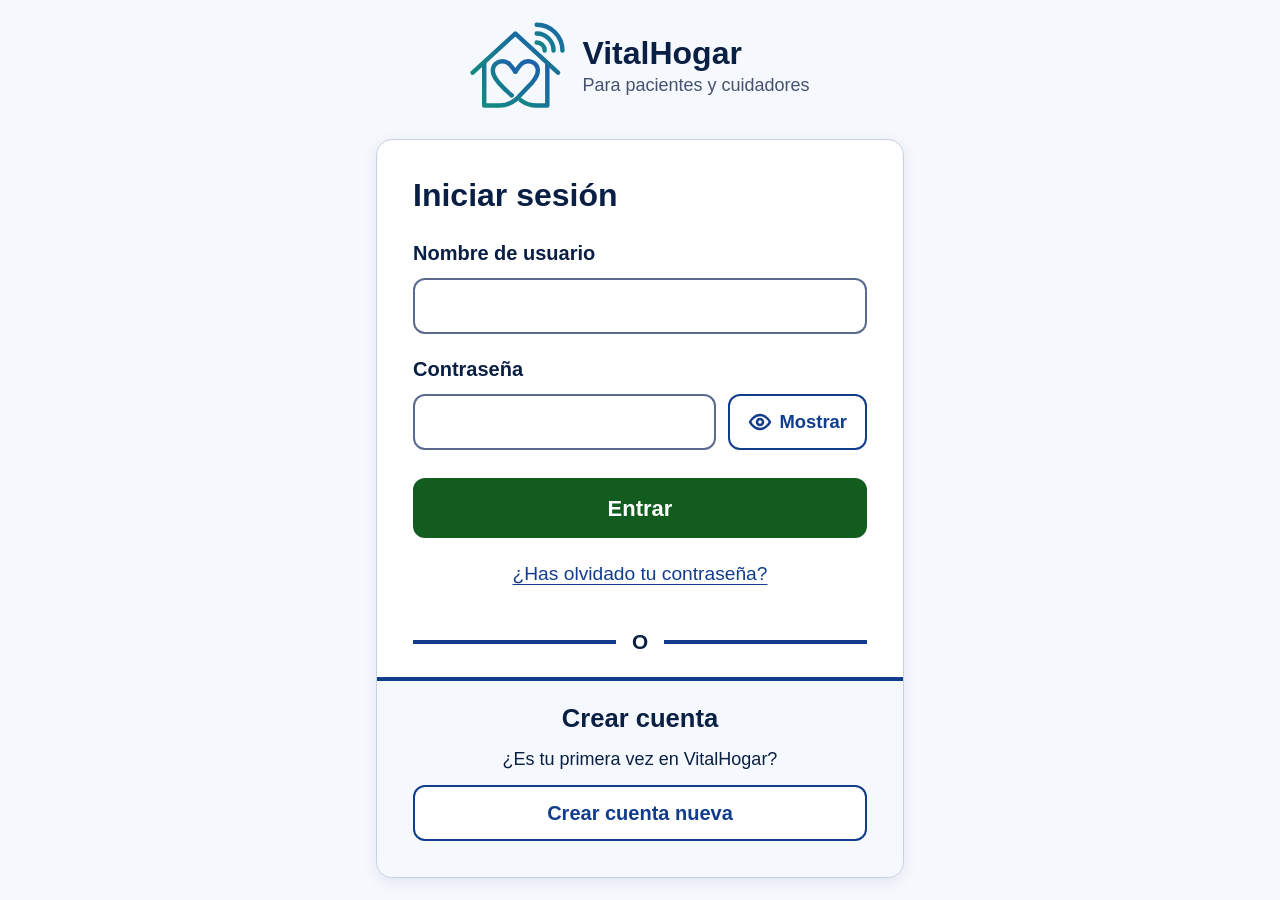
<file: cuidador-contactos.html>
<!DOCTYPE html>
<html lang="es">
<head>
  <meta charset="UTF-8">
  <meta name="viewport" content="width=device-width, initial-scale=1.0, viewport-fit=cover">
  <title>Contactos · Cuidador · VitalHogar</title>
  <meta name="description" content="Pacientes a cargo del cuidador: llamar, ver su información y editar sus datos de contacto.">
  <script src="preferencias.js"></script>
  <link rel="stylesheet" href="estilos.css">
</head>
<!-- data-pagina="cuidador": comun.js deja entrar aquí a los cuidadores -->
<body data-pagina="cuidador">
  <!-- Enlace para saltar la navegación con el teclado (WCAG 2.4.1) -->
  <a class="saltar" href="#contenido">Saltar al contenido principal</a>

  <div class="app">

    <!-- ===== Barra lateral del cuidador (Contactos activa) ===== -->
    <aside class="sidebar" aria-label="Navegación y emergencias">
      <nav aria-label="Menú principal">
        <ul class="nav">
          <li>
            <a href="cuidador.html" class="nav-item">
              <!-- Icono de Inicio: panel con cuatro recuadros (no es una casa, para no confundirlo con Casa) -->
              <svg viewBox="0 0 48 48" aria-hidden="true" focusable="false">
                <rect x="7" y="7" width="14" height="14" rx="2"/>
                <rect x="27" y="7" width="14" height="14" rx="2"/>
                <rect x="7" y="27" width="14" height="14" rx="2"/>
                <rect x="27" y="27" width="14" height="14" rx="2"/>
              </svg>
              <span class="nav-texto">Inicio</span>
            </a>
          </li>
          <li>
            <a href="cuidador-medicacion.html" class="nav-item">
              <svg viewBox="0 0 48 48" aria-hidden="true" focusable="false">
                <rect x="6" y="16" width="36" height="16" rx="8" transform="rotate(-35 24 24)"/>
                <line x1="24" y1="16" x2="24" y2="32" transform="rotate(-35 24 24)"/>
              </svg>
              <span class="nav-texto">Medicación</span>
            </a>
          </li>
          <li>
            <a href="cuidador-casa.html" class="nav-item">
              <svg viewBox="0 0 48 48" aria-hidden="true" focusable="false">
                <polyline points="6,24 24,8 42,24"/>
                <rect x="13" y="22" width="22" height="18"/>
              </svg>
              <span class="nav-texto">Casa</span>
            </a>
          </li>
          <li>
            <!-- aria-current marca la página activa: sombreada y en negrita -->
            <a href="cuidador-contactos.html" class="nav-item" aria-current="page">
              <svg viewBox="0 0 48 48" aria-hidden="true" focusable="false">
                <rect x="11" y="5" width="28" height="38" rx="3"/>
                <path d="M7 14h7M7 24h7M7 34h7"/>
                <circle cx="25" cy="19" r="5"/>
                <path d="M17 34c1-5 4-8 8-8s7 3 8 8"/>
              </svg>
              <span class="nav-texto">Contactos</span>
            </a>
          </li>
        </ul>
      </nav>

      <button class="boton btn-sos" type="button" id="abrir-sos" aria-haspopup="dialog">
        <svg viewBox="0 0 48 48" aria-hidden="true" focusable="false">
          <polygon points="24,5 45,41 3,41"/>
          <line x1="24" y1="18" x2="24" y2="29"/>
          <circle cx="24" cy="35" r="1.5"/>
        </svg>
        <span class="sos-texto">SOS</span>
        <span class="sr-only">: pedir ayuda</span>
      </button>
    </aside>

    <!-- ===== Contenido principal ===== -->
    <main class="contenido" id="contenido" tabindex="-1">
      <header class="cabecera">
        <div class="cabecera-izq">
          <h1 class="titulo-con-icono">
            Contactos
            <svg viewBox="0 0 48 48" aria-hidden="true" focusable="false">
              <rect x="11" y="5" width="28" height="38" rx="3"/>
              <path d="M7 14h7M7 24h7M7 34h7"/>
              <circle cx="25" cy="19" r="5"/>
              <path d="M17 34c1-5 4-8 8-8s7 3 8 8"/>
            </svg>
          </h1>
          <!-- Asociar un paciente nuevo con el código que aparece en su perfil -->
          <button class="boton btn-anadir" type="button" id="abrir-anadir" aria-haspopup="dialog">
            <svg viewBox="0 0 24 24" aria-hidden="true" focusable="false">
              <circle cx="12" cy="12" r="10"/>
              <path d="M12 7v10M7 12h10"/>
            </svg>
            Añadir paciente
          </button>
        </div>
        <div class="perfiles">
          <a class="boton avatar" href="cuidador-perfil.html" aria-label="Mi perfil" title="Mi perfil">
            <svg viewBox="0 0 48 48" aria-hidden="true" focusable="false">
              <circle cx="24" cy="17" r="8"/>
              <path d="M8 42c2-10 9-14 16-14s14 4 16 14"/>
            </svg>
          </a>
        </div>
      </header>

      <!-- Un paciente por fila: nombre · Llamar · Ver + info · editar, como en el boceto -->
      <section class="contactos-cuidador" aria-labelledby="titulo-lista-contactos">
        <h2 class="sr-only" id="titulo-lista-contactos">Mis pacientes</h2>
        <ul class="lista-contactos" id="lista-contactos"></ul>
      </section>
    </main>
  </div>

  <!-- Región que lee el lector de pantalla cuando algo cambia (WCAG 4.1.3) -->
  <p class="sr-only" id="anuncio" aria-live="polite"></p>

  <!-- ===== Ver + info: ficha del paciente con accesos rápidos ===== -->
  <dialog class="dialogo dialogo-detalle" id="dialogo-info" aria-labelledby="info-titulo">
    <button class="boton btn-cerrar" type="button" id="cerrar-info" aria-label="Cerrar" title="Cerrar">
      <svg viewBox="0 0 24 24" aria-hidden="true" focusable="false"><path d="M6 6l12 12M18 6 6 18"/></svg>
    </button>
    <h2 id="info-titulo"></h2>
    <div id="info-contenido"></div>
  </dialog>

  <!-- ===== Editar un contacto o añadir un paciente con su código ===== -->
  <dialog class="dialogo dialogo-editar dialogo-form" id="dialogo-contacto" aria-labelledby="contacto-titulo">
    <button class="boton btn-cerrar" type="button" id="cerrar-contacto" aria-label="Cerrar sin guardar" title="Cerrar sin guardar">
      <svg viewBox="0 0 24 24" aria-hidden="true" focusable="false"><path d="M6 6l12 12M18 6 6 18"/></svg>
    </button>
    <h2 id="contacto-titulo"></h2>

    <form class="form-nuevo" id="form-contacto" novalidate>
      <!-- Solo al añadir: el código que el paciente ve en su perfil -->
      <div class="campo" id="campo-codigo">
        <label for="c-codigo">Código de paciente</label>
        <p class="campo-pista" id="pista-c-codigo">El paciente lo encuentra en su app: Mi perfil → Cuidador. Ej.: VH-1234-5678</p>
        <input id="c-codigo" class="input-codigo" type="text" autocomplete="off" autocapitalize="characters"
               aria-required="true" aria-describedby="pista-c-codigo error-c-codigo">
        <p class="campo-error" id="error-c-codigo"></p>
      </div>

      <div class="campos-2">
        <div class="campo">
          <label for="c-nombre">Nombre</label>
          <input id="c-nombre" type="text" autocomplete="off" aria-required="true" aria-describedby="error-c-nombre">
          <p class="campo-error" id="error-c-nombre"></p>
        </div>
        <div class="campo">
          <label for="c-edad">Edad</label>
          <input id="c-edad" type="text" inputmode="numeric" autocomplete="off" aria-required="true" aria-describedby="error-c-edad">
          <p class="campo-error" id="error-c-edad"></p>
        </div>
      </div>

      <div class="campo">
        <label for="c-telefono">Teléfono</label>
        <p class="campo-pista" id="pista-c-telefono">9 cifras, sin el +34.</p>
        <div class="campo-tel">
          <span class="prefijo" aria-hidden="true">+34</span>
          <input id="c-telefono" type="tel" inputmode="tel" autocomplete="off" aria-required="true"
                 aria-describedby="pista-c-telefono error-c-telefono">
        </div>
        <p class="campo-error" id="error-c-telefono"></p>
      </div>

      <div class="campos-2">
        <div class="campo">
          <label for="c-alergias">Alergias</label>
          <textarea id="c-alergias" rows="2" autocomplete="off"></textarea>
        </div>
        <div class="campo">
          <label for="c-patologias">Patologías</label>
          <textarea id="c-patologias" rows="2" autocomplete="off"></textarea>
        </div>
      </div>

      <!-- Los contactos que el paciente puede llamar: los mantiene el cuidador -->
      <fieldset class="contactos-edicion">
        <legend>Contactos del paciente</legend>
        <ul class="pautas-lista" id="c-contactos"></ul>
        <button class="boton btn-editar btn-anadir-toma" type="button" id="c-anadir-contacto">Añadir contacto</button>
      </fieldset>

      <div class="dialogo-botones">
        <button class="boton" type="button" id="cancelar-contacto">Cancelar</button>
        <button class="boton btn-confirmar" type="submit" id="guardar-contacto">Guardar</button>
      </div>
    </form>
  </dialog>

  <!-- ===== Ventana SOS: fondo difuminado, círculo rojo y cuenta atrás de 10 s con Cancelar y Avisar ahora
       (WCAG 3.3.4: se puede deshacer una activación por error) ===== -->
  <dialog class="dialogo-sos" id="dialogo-sos" aria-labelledby="sos-titulo">
    <h2 id="sos-titulo" class="sr-only">Llamada de emergencia</h2>

    <!-- Solo aparece cuando ya se está avisando -->
    <button class="boton btn-cerrar" type="button" id="sos-cerrar" aria-label="Cerrar" title="Cerrar" hidden>
      <svg viewBox="0 0 24 24" aria-hidden="true" focusable="false"><path d="M6 6l12 12M18 6 6 18"/></svg>
    </button>

    <div class="sos-circulo" aria-hidden="true">
      <svg viewBox="0 0 48 48" focusable="false">
        <polygon points="24,5 45,41 3,41"/>
        <line x1="24" y1="18" x2="24" y2="29"/>
        <circle cx="24" cy="35" r="1.5"/>
      </svg>
      <span>SOS</span>
    </div>

    <!-- Cancelar lleva el foco: es la opción segura si se ha pulsado sin querer -->
    <div class="sos-acciones">
      <button class="boton btn-cancelar-sos" type="button" id="sos-cancelar">
        Cancelar (<span id="sos-cuenta">10</span>)
      </button>
      <button class="boton btn-sos-ahora" type="button" id="sos-ahora">Avisar ahora</button>
    </div>

    <!-- Mensaje de estado (WCAG 4.1.3): se rellena al avisar -->
    <p class="sos-estado" id="sos-estado" role="status"></p>
    <p class="sr-only" id="sos-aviso" aria-live="assertive"></p>
  </dialog>

  <script src="comun.js"></script>
  <script src="cuidador-datos.js"></script>
  <script>
    const formatoTelefono = t => "+34 " + t.replace(/(\d{3})(\d{3})(\d{3})/, "$1 $2 $3");
    const ICONO_LLAMAR = '<svg viewBox="0 0 48 48" aria-hidden="true" focusable="false"><path d="M13 6h7l3 9-5 3a24 24 0 0 0 12 12l3-5 9 3v7a4 4 0 0 1-4 4C21 39 9 27 9 10a4 4 0 0 1 4-4z"/></svg>';
    const ICONO_INFO = '<svg viewBox="0 0 24 24" aria-hidden="true" focusable="false"><circle cx="12" cy="12" r="9"/><path d="M12 11v6M12 7.5v.01"/></svg>';
    const ICONO_LAPIZ = '<svg viewBox="0 0 24 24" aria-hidden="true" focusable="false"><path d="M4 20h4L19 9l-4-4L4 16z"/><path d="m13.5 6.5 4 4"/></svg>';

    // ---------- Lista ----------
    // Cada fila: nombre · Llamar (verde) · Ver + info · editar (lápiz)
    function pintarContactos() {
      const lista = document.getElementById("lista-contactos");
      lista.innerHTML = pacientes.length ? "" : '<li class="disp-vacio">Todavía no tienes pacientes. Pulsa "Añadir paciente".</li>';
      pacientes.forEach((p, i) => {
        const li = document.createElement("li");
        li.className = "fila-contacto";
        li.innerHTML = `
          <span class="fila-contacto-nombre"></span>
          <a class="boton btn-llamar btn-fila" href="tel:+34${p.telefono}">Llamar ${ICONO_LLAMAR}</a>
          <button class="boton btn-editar btn-fila" type="button" data-info="${i}" aria-haspopup="dialog">Ver + info ${ICONO_INFO}</button>
          <button class="boton btn-editar solo-icono btn-fila" type="button" data-editar="${i}" aria-haspopup="dialog">${ICONO_LAPIZ}</button>`;
        li.querySelector(".fila-contacto-nombre").textContent = p.nombre;
        // Nombres accesibles con el paciente (el texto visible va al principio, WCAG 2.5.3)
        li.querySelector(".btn-llamar").setAttribute("aria-label", `Llamar a ${p.nombre}`);
        li.querySelector("[data-info]").setAttribute("aria-label", `Ver + info de ${p.nombre}`);
        const editar = li.querySelector("[data-editar]");
        editar.setAttribute("aria-label", `Editar contacto ${p.nombre}`);
        editar.title = `Editar contacto ${p.nombre}`;
        lista.append(li);
      });
    }
    pintarContactos();

    // ---------- Ver + info ----------
    const dialogoInfo = document.getElementById("dialogo-info");

    function abrirInfo(i) {
      const p = pacientes[i];
      const hechas = tomasConfirmadas(p);
      const activa = p.alertas.length > 0;
      document.getElementById("info-titulo").textContent = p.nombre;
      document.getElementById("info-contenido").innerHTML = `
        <dl class="datos">
          <dt>Edad</dt><dd>${p.edad} años</dd>
          <dt>Teléfono</dt><dd>${formatoTelefono(p.telefono)}</dd>
          <dt>Código</dt><dd class="codigo-dato">${p.codigo || "—"}</dd>
          <dt>Alergias</dt><dd></dd>
          <dt>Patologías</dt><dd></dd>
        </dl>
        <ul class="detalle-lista info-resumen" id="info-contactos"></ul>
        <ul class="detalle-lista info-resumen">
          <li><span><strong>Medicación de hoy</strong></span>
            <span class="estado ${!p.tomas.length ? "espera" : hechas === p.tomas.length ? "ok" : "alerta"}">${p.tomas.length ? `${hechas} de ${p.tomas.length}` : "Sin pautas"}</span></li>
          <li><span><strong>Alertas</strong></span>
            <span class="estado ${activa ? "alerta" : "ok"}"><span aria-hidden="true">${activa ? "⚠" : "✓"}</span> ${activa ? "Activa" : "No activa"}</span></li>
        </ul>
        <div class="dialogo-botones detalle-botones">
          <a class="boton btn-llamar btn-fila" href="tel:+34${p.telefono}">Llamar ${ICONO_LLAMAR}</a>
          <a class="boton btn-editar btn-fila" href="cuidador-medicacion.html?p=${i}">Ver medicación</a>
          <a class="boton btn-editar btn-fila" href="cuidador-casa.html?p=${i}">Ver casa</a>
        </div>`;
      // Texto escrito por el usuario: con textContent, nunca como HTML
      dialogoInfo.querySelector(".btn-llamar").setAttribute("aria-label", `Llamar a ${p.nombre}`);
      const dd = dialogoInfo.querySelectorAll("dd");
      dd[3].textContent = p.alergias || "Ninguna";
      dd[4].textContent = p.patologias || "Ninguna";
      const listaInfo = document.getElementById("info-contactos");
      listaInfo.hidden = !(p.contactos || []).length;
      (p.contactos || []).forEach(c => {
        const li = document.createElement("li");
        li.textContent = `${c.nombre}: ${formatoTelefono(c.telefono)}`;
        listaInfo.append(li);
      });
      dialogoInfo.showModal();
    }
    document.getElementById("cerrar-info").addEventListener("click", () => dialogoInfo.close());

    // ---------- Editar / añadir ----------
    const dialogoContacto = document.getElementById("dialogo-contacto");
    const formContacto = document.getElementById("form-contacto");
    const campoCodigo = document.getElementById("campo-codigo");
    let editando = null; // índice del paciente, o null si se añade uno nuevo

    // Una fila por contacto: nombre · teléfono · quitar
    const listaContactosPaciente = document.getElementById("c-contactos");
    let siguienteFila = 0;

    function anadirFilaContacto(c = {}) {
      const n = siguienteFila++;
      const li = document.createElement("li");
      li.className = "pauta-fila contacto-fila";
      li.innerHTML = `
        <div class="campo">
          <label for="cc-nombre-${n}">Nombre</label>
          <input id="cc-nombre-${n}" class="cc-nombre" type="text" autocomplete="off">
        </div>
        <div class="campo">
          <label for="cc-telefono-${n}">Teléfono</label>
          <input id="cc-telefono-${n}" class="cc-telefono" type="tel" inputmode="tel" autocomplete="off">
        </div>
        <button class="boton btn-editar btn-quitar" type="button">Quitar</button>
        <p class="campo-error"></p>`;
      li.querySelector(".cc-nombre").value = c.nombre || "";
      li.querySelector(".cc-telefono").value = c.telefono || "";
      li.querySelector(".btn-quitar").setAttribute("aria-label", `Quitar contacto ${c.nombre || "nuevo"}`);
      listaContactosPaciente.append(li);
      return li;
    }

    document.getElementById("c-anadir-contacto").addEventListener("click", () => {
      anadirFilaContacto().querySelector(".cc-nombre").focus();
    });

    listaContactosPaciente.addEventListener("click", e => {
      const quitar = e.target.closest(".btn-quitar");
      if (!quitar) return;
      quitar.closest("li").remove();
      document.getElementById("c-anadir-contacto").focus();
      anunciar("Contacto quitado");
    });

    // Lee las filas; las vacías se ignoran. Devuelve null si alguna está incompleta
    function leerContactosPaciente() {
      const contactos = [];
      let primero = null;
      listaContactosPaciente.querySelectorAll("li").forEach(li => {
        const nombre = li.querySelector(".cc-nombre");
        const telefono = li.querySelector(".cc-telefono");
        const cifras = telefono.value.replace(/[\s.-]/g, "").replace(/^\+?34(?=\d{9}$)/, "");
        const vacia = !nombre.value.trim() && !cifras;
        const mal = vacia ? "" : !nombre.value.trim() ? "Escribe el nombre del contacto"
          : !/^\d{9}$/.test(cifras) ? "El teléfono debe tener 9 cifras" : "";
        li.querySelector(".campo-error").textContent = mal;
        if (mal && !primero) primero = !nombre.value.trim() ? nombre : telefono;
        if (!vacia && !mal) contactos.push({ nombre: nombre.value.trim(), telefono: cifras });
      });
      if (primero) primero.focus();
      return primero ? null : contactos;
    }

    function abrirFormulario(i) {
      editando = i;
      const nuevo = i === null;
      const p = nuevo ? {} : pacientes[i];
      formContacto.reset();
      formContacto.querySelectorAll(".campo-error").forEach(e => { e.textContent = ""; });
      formContacto.querySelectorAll("[aria-invalid]").forEach(e => e.removeAttribute("aria-invalid"));
      document.getElementById("contacto-titulo").textContent = nuevo ? "Añadir paciente" : `Editar contacto: ${p.nombre}`;
      document.getElementById("guardar-contacto").textContent = nuevo ? "Añadir" : "Guardar";
      campoCodigo.hidden = !nuevo;
      document.getElementById("c-nombre").value = p.nombre || "";
      document.getElementById("c-edad").value = p.edad || "";
      document.getElementById("c-telefono").value = p.telefono ? p.telefono.replace(/(\d{3})(\d{3})(\d{3})/, "$1 $2 $3") : "";
      document.getElementById("c-alergias").value = p.alergias || "";
      document.getElementById("c-patologias").value = p.patologias || "";
      listaContactosPaciente.innerHTML = "";
      (p.contactos || []).forEach(c => anadirFilaContacto(c));
      dialogoContacto.showModal();
      document.getElementById(nuevo ? "c-codigo" : "c-nombre").focus();
    }

    document.getElementById("abrir-anadir").addEventListener("click", () => abrirFormulario(null));
    document.getElementById("cerrar-contacto").addEventListener("click", () => dialogoContacto.close());
    document.getElementById("cancelar-contacto").addEventListener("click", () => dialogoContacto.close());

    // Marca o limpia el error de cada campo; el foco va al primero con error (WCAG 3.3.1)
    function comprobar(reglas) {
      let primero = null;
      reglas.forEach(([id, mensaje]) => {
        document.getElementById(id).setAttribute("aria-invalid", String(Boolean(mensaje)));
        document.getElementById("error-" + id).textContent = mensaje || "";
        if (mensaje && !primero) primero = id;
      });
      if (primero) document.getElementById(primero).focus();
      return !primero;
    }

    formContacto.addEventListener("submit", e => {
      e.preventDefault();
      const nuevo = editando === null;
      // "vh 1234 5678", "VH12345678"… → "VH-1234-5678"
      const cifras = document.getElementById("c-codigo").value.toUpperCase().replace(/[^0-9]/g, "");
      const codigo = cifras.length === 8 ? `VH-${cifras.slice(0, 4)}-${cifras.slice(4)}` : "";
      const nombre = document.getElementById("c-nombre").value.trim();
      const edad = document.getElementById("c-edad").value.trim();
      const telefono = document.getElementById("c-telefono").value.replace(/[\s.-]/g, "").replace(/^\+?34(?=\d{9}$)/, "");

      const reglas = [];
      if (nuevo) {
        const escrito = document.getElementById("c-codigo").value.trim();
        reglas.push(["c-codigo", !escrito ? "Escribe el código del paciente"
          : !codigo ? "El código tiene 8 cifras, por ejemplo VH-1234-5678"
          : pacientes.some(p => p.codigo === codigo) ? "Ese paciente ya está en tu lista" : ""]);
      }
      reglas.push(
        ["c-nombre", nombre ? "" : "Escribe el nombre"],
        ["c-edad", !edad ? "Escribe la edad" : !(/^\d{1,3}$/.test(edad) && edad >= 1 && edad <= 120) ? "Escribe la edad en años, con números" : ""],
        ["c-telefono", !telefono ? "Escribe el teléfono" : !/^\d{9}$/.test(telefono) ? "El teléfono debe tener 9 cifras" : ""]
      );
      if (!comprobar(reglas)) return;
      const contactos = leerContactosPaciente();
      if (!contactos) return;
      const alergias = document.getElementById("c-alergias").value.trim();
      const patologias = document.getElementById("c-patologias").value.trim();

      if (nuevo) {
        pacientes.push(nuevoPaciente({ nombre, edad: Number(edad), telefono, codigo, alergias, patologias, contactos }));
      } else {
        Object.assign(pacientes[editando], { nombre, edad: Number(edad), telefono, alergias, patologias, contactos });
      }
      guardarPacientes();
      pintarContactos();
      dialogoContacto.close();
      // El foco va a la fila del paciente (el botón que abrió la ventana se ha repintado)
      const indice = nuevo ? pacientes.length - 1 : editando;
      document.querySelector(`[data-editar="${indice}"]`).focus();
      anunciar(nuevo ? `${nombre} añadido a tus pacientes` : `Contacto de ${nombre} guardado`);
    });

    document.getElementById("lista-contactos").addEventListener("click", e => {
      const info = e.target.closest("[data-info]");
      const editar = e.target.closest("[data-editar]");
      if (info) abrirInfo(Number(info.dataset.info));
      if (editar) abrirFormulario(Number(editar.dataset.editar));
    });
  </script>
</body>
</html>
</file>
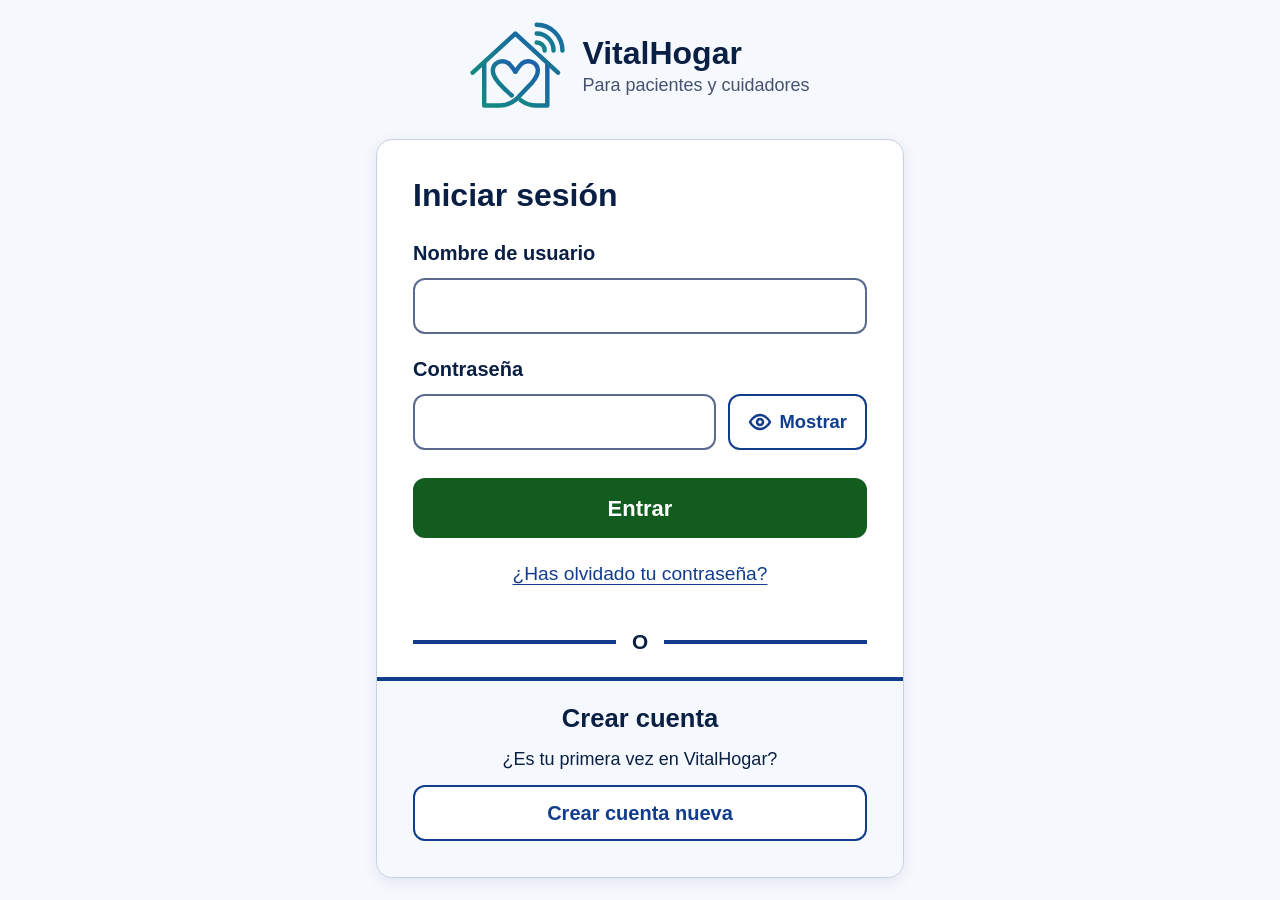
<file: cuidador-medicacion.html>
<!DOCTYPE html>
<html lang="es">
<head>
  <meta charset="UTF-8">
  <meta name="viewport" content="width=device-width, initial-scale=1.0, viewport-fit=cover">
  <title>Medicación · Cuidador · VitalHogar</title>
  <meta name="description" content="Seguimiento de la medicación de un paciente: tomas de hoy, cumplimiento semanal y avisos.">
  <script src="preferencias.js"></script>
  <link rel="stylesheet" href="estilos.css">
</head>
<!-- data-pagina="cuidador": comun.js deja entrar aquí a los cuidadores -->
<body data-pagina="cuidador">
  <!-- Enlace para saltar la navegación con el teclado (WCAG 2.4.1) -->
  <a class="saltar" href="#contenido">Saltar al contenido principal</a>

  <div class="app">

    <!-- ===== Barra lateral del cuidador (Medicación activa) ===== -->
    <aside class="sidebar" aria-label="Navegación y emergencias">
      <nav aria-label="Menú principal">
        <ul class="nav">
          <li>
            <a href="cuidador.html" class="nav-item">
              <!-- Icono de Inicio: panel con cuatro recuadros (no es una casa, para no confundirlo con Casa) -->
              <svg viewBox="0 0 48 48" aria-hidden="true" focusable="false">
                <rect x="7" y="7" width="14" height="14" rx="2"/>
                <rect x="27" y="7" width="14" height="14" rx="2"/>
                <rect x="7" y="27" width="14" height="14" rx="2"/>
                <rect x="27" y="27" width="14" height="14" rx="2"/>
              </svg>
              <span class="nav-texto">Inicio</span>
            </a>
          </li>
          <li>
            <!-- aria-current marca la página activa: sombreada y en negrita -->
            <a href="cuidador-medicacion.html" class="nav-item" aria-current="page">
              <svg viewBox="0 0 48 48" aria-hidden="true" focusable="false">
                <rect x="6" y="16" width="36" height="16" rx="8" transform="rotate(-35 24 24)"/>
                <line x1="24" y1="16" x2="24" y2="32" transform="rotate(-35 24 24)"/>
              </svg>
              <span class="nav-texto">Medicación</span>
            </a>
          </li>
          <li>
            <a href="cuidador-casa.html" class="nav-item">
              <svg viewBox="0 0 48 48" aria-hidden="true" focusable="false">
                <polyline points="6,24 24,8 42,24"/>
                <rect x="13" y="22" width="22" height="18"/>
              </svg>
              <span class="nav-texto">Casa</span>
            </a>
          </li>
          <li>
            <a href="cuidador-contactos.html" class="nav-item">
              <svg viewBox="0 0 48 48" aria-hidden="true" focusable="false">
                <rect x="11" y="5" width="28" height="38" rx="3"/>
                <path d="M7 14h7M7 24h7M7 34h7"/>
                <circle cx="25" cy="19" r="5"/>
                <path d="M17 34c1-5 4-8 8-8s7 3 8 8"/>
              </svg>
              <span class="nav-texto">Contactos</span>
            </a>
          </li>
        </ul>
      </nav>

      <button class="boton btn-sos" type="button" id="abrir-sos" aria-haspopup="dialog">
        <svg viewBox="0 0 48 48" aria-hidden="true" focusable="false">
          <polygon points="24,5 45,41 3,41"/>
          <line x1="24" y1="18" x2="24" y2="29"/>
          <circle cx="24" cy="35" r="1.5"/>
        </svg>
        <span class="sos-texto">SOS</span>
        <span class="sr-only">: pedir ayuda</span>
      </button>
    </aside>

    <!-- ===== Contenido principal ===== -->
    <main class="contenido" id="contenido" tabindex="-1">
      <header class="cabecera">
        <div class="cabecera-izq">
          <h1>Medicación</h1>
          <!-- Desplegable: de qué paciente se ve la medicación -->
          <div class="campo campo-en-linea">
            <label for="elegir-paciente">Paciente</label>
            <div class="selector">
              <select id="elegir-paciente"></select>
              <svg viewBox="0 0 24 24" aria-hidden="true" focusable="false"><path d="m6 9 6 6 6-6"/></svg>
            </div>
          </div>
        </div>
        <div class="perfiles">
          <a class="boton avatar" href="cuidador-perfil.html" aria-label="Mi perfil" title="Mi perfil">
            <svg viewBox="0 0 48 48" aria-hidden="true" focusable="false">
              <circle cx="24" cy="17" r="8"/>
              <path d="M8 42c2-10 9-14 16-14s14 4 16 14"/>
            </svg>
          </a>
        </div>
      </header>

      <!-- Hoy y cumplimiento semanal arriba; el aviso por tomas sin confirmar debajo, como en el boceto -->
      <div class="medc-layout">
        <!-- 1. Tomas de hoy -->
        <section class="perfil-bloque medc-hoy" aria-labelledby="titulo-hoy">
          <h2 class="bloque-titulo" id="titulo-hoy">Hoy</h2>
          <ul class="tomas-hoy" id="tomas-hoy"></ul>
          <button class="boton btn-editar btn-pie-bloque" type="button" id="abrir-pautas" aria-haspopup="dialog">
            <svg viewBox="0 0 24 24" aria-hidden="true" focusable="false"><path d="M4 20h4L19 9l-4-4L4 16z"/><path d="m13.5 6.5 4 4"/></svg>
            Editar pautas y dosis
          </button>
        </section>

        <!-- 2. Cumplimiento semanal: porcentaje y gráfico de barras por día -->
        <section class="perfil-bloque medc-semana" aria-labelledby="titulo-semana">
          <h2 class="bloque-titulo" id="titulo-semana">Cumplimiento semanal</h2>
          <p class="cumplimiento">
            <span class="cumplimiento-pct" id="cumplimiento-pct"></span>
            <span>de las tomas confirmadas esta semana</span>
          </p>
          <!-- Cada barra lleva su valor escrito; los días bajos (menos del 80 %) van en rojo,
               rayados y con ⚠, para que no dependa solo del color -->
          <ul class="grafico-barras" id="grafico-semana" aria-label="Tomas confirmadas cada día de esta semana"></ul>
          <button class="boton btn-editar btn-pie-bloque" type="button" id="abrir-historial" aria-haspopup="dialog">
            <svg viewBox="0 0 24 24" aria-hidden="true" focusable="false"><path d="M3 12a9 9 0 1 0 3-6.7"/><path d="M3 4v5h5"/><path d="M12 8v4l3 2"/></svg>
            Historial
          </button>
        </section>

        <!-- 3. Aviso si no se confirma una toma -->
        <section class="perfil-bloque medc-aviso" aria-labelledby="titulo-aviso">
          <h2 class="sr-only" id="titulo-aviso">Avisos de medicación</h2>
          <div class="aviso-toma">
            <label for="aviso-minutos">Avisar si no se confirma una toma tras</label>
            <div class="selector">
              <select id="aviso-minutos" aria-describedby="aviso-pista">
                <option value="15">15 min</option>
                <option value="30">30 min</option>
                <option value="45">45 min</option>
                <option value="60">1 hora</option>
                <option value="90">1 h 30 min</option>
              </select>
              <svg viewBox="0 0 24 24" aria-hidden="true" focusable="false"><path d="m6 9 6 6 6-6"/></svg>
            </div>
          </div>
          <p class="aviso-pista" id="aviso-pista"></p>
        </section>
      </div>
    </main>
  </div>

  <!-- Región que lee el lector de pantalla cuando algo cambia (WCAG 4.1.3) -->
  <p class="sr-only" id="anuncio" aria-live="polite"></p>

  <!-- ===== Editar pautas y dosis: una fila por toma (hora · medicamento · dosis) ===== -->
  <dialog class="dialogo dialogo-editar dialogo-form dialogo-pautas" id="dialogo-pautas" aria-labelledby="pautas-titulo">
    <button class="boton btn-cerrar" type="button" id="cerrar-pautas" aria-label="Cerrar sin guardar" title="Cerrar sin guardar">
      <svg viewBox="0 0 24 24" aria-hidden="true" focusable="false"><path d="M6 6l12 12M18 6 6 18"/></svg>
    </button>
    <h2 id="pautas-titulo">Editar pautas y dosis</h2>
    <p class="pasos-indicador" id="pautas-paciente"></p>

    <form class="form-nuevo" id="form-pautas" novalidate>
      <ul class="pautas-lista" id="pautas-lista"></ul>
      <button class="boton btn-editar btn-anadir-toma" type="button" id="pautas-anadir">
        <svg viewBox="0 0 24 24" aria-hidden="true" focusable="false"><circle cx="12" cy="12" r="10"/><path d="M12 7v10M7 12h10"/></svg>
        Añadir toma
      </button>
      <div class="dialogo-botones">
        <button class="boton" type="button" id="cancelar-pautas">Cancelar</button>
        <button class="boton btn-confirmar" type="submit">Guardar</button>
      </div>
    </form>
  </dialog>

  <!-- ===== Historial de cumplimiento por semanas ===== -->
  <dialog class="dialogo dialogo-detalle" id="dialogo-historial" aria-labelledby="historial-titulo">
    <button class="boton btn-cerrar" type="button" id="cerrar-historial" aria-label="Cerrar" title="Cerrar">
      <svg viewBox="0 0 24 24" aria-hidden="true" focusable="false"><path d="M6 6l12 12M18 6 6 18"/></svg>
    </button>
    <h2 id="historial-titulo">Historial</h2>
    <ul class="detalle-lista" id="historial-lista"></ul>
  </dialog>

  <!-- ===== Ventana SOS: fondo difuminado, círculo rojo y cuenta atrás de 10 s con Cancelar y Avisar ahora
       (WCAG 3.3.4: se puede deshacer una activación por error) ===== -->
  <dialog class="dialogo-sos" id="dialogo-sos" aria-labelledby="sos-titulo">
    <h2 id="sos-titulo" class="sr-only">Llamada de emergencia</h2>

    <!-- Solo aparece cuando ya se está avisando -->
    <button class="boton btn-cerrar" type="button" id="sos-cerrar" aria-label="Cerrar" title="Cerrar" hidden>
      <svg viewBox="0 0 24 24" aria-hidden="true" focusable="false"><path d="M6 6l12 12M18 6 6 18"/></svg>
    </button>

    <div class="sos-circulo" aria-hidden="true">
      <svg viewBox="0 0 48 48" focusable="false">
        <polygon points="24,5 45,41 3,41"/>
        <line x1="24" y1="18" x2="24" y2="29"/>
        <circle cx="24" cy="35" r="1.5"/>
      </svg>
      <span>SOS</span>
    </div>

    <!-- Cancelar lleva el foco: es la opción segura si se ha pulsado sin querer -->
    <div class="sos-acciones">
      <button class="boton btn-cancelar-sos" type="button" id="sos-cancelar">
        Cancelar (<span id="sos-cuenta">10</span>)
      </button>
      <button class="boton btn-sos-ahora" type="button" id="sos-ahora">Avisar ahora</button>
    </div>

    <!-- Mensaje de estado (WCAG 4.1.3): se rellena al avisar -->
    <p class="sos-estado" id="sos-estado" role="status"></p>
    <p class="sr-only" id="sos-aviso" aria-live="assertive"></p>
  </dialog>

  <script src="comun.js"></script>
  <script src="cuidador-datos.js"></script>
  <script>
    // ---------- Paciente elegido ----------
    // Llega por la dirección (?p=0) desde el Inicio; si no, el primero
    const elegir = document.getElementById("elegir-paciente");
    let actual = Number(new URLSearchParams(location.search).get("p")) || 0;
    if (!pacientes[actual]) actual = 0;
    elegir.innerHTML = pacientes.map((p, i) => `<option value="${i}">${p.nombre}</option>`).join("");
    elegir.value = actual;
    elegir.addEventListener("change", () => {
      actual = Number(elegir.value);
      history.replaceState(null, "", `?p=${actual}`);
      pintarTodo();
      anunciar(`Mostrando la medicación de ${pacientes[actual].nombre}`);
    });

    // ---------- 1. Hoy ----------
    function pintarHoy() {
      const p = pacientes[actual];
      const lista = document.getElementById("tomas-hoy");
      lista.innerHTML = p.tomas.length ? "" : '<li class="disp-vacio">No tiene tomas programadas</li>';
      p.tomas.forEach(t => {
        const e = ESTADOS_TOMA[estadoToma(t)];
        const li = document.createElement("li");
        li.className = "toma";
        li.innerHTML = `
          <span class="disp-icono ${e.clase}" aria-hidden="true">
            <svg viewBox="0 0 24 24" focusable="false">${e.icono}</svg>
          </span>
          <span class="toma-texto">
            <span class="toma-nombre"><strong>${t.hora}</strong> <span></span></span>
            <span class="toma-dosis"></span>
          </span>
          <span class="estado ${e.clase}"><span class="sr-only">: </span>${e.texto}</span>`;
        li.querySelector(".toma-nombre span").textContent = t.nombre;
        li.querySelector(".toma-dosis").textContent = t.dosis;
        lista.append(li);
      });
    }

    // ---------- 2. Cumplimiento semanal ----------
    const DIAS = ["Lunes", "Martes", "Miércoles", "Jueves", "Viernes", "Sábado", "Domingo"];
    const BAJO = 80; // por debajo de este %, el día se marca en rojo

    const media = valores => Math.round(valores.reduce((a, b) => a + b, 0) / valores.length);

    function pintarSemana() {
      const p = pacientes[actual];
      // Paciente recién añadido: aún no hay datos de la semana
      if (!p.semana.length) {
        document.getElementById("cumplimiento-pct").textContent = "—";
        document.getElementById("grafico-semana").innerHTML = '<li class="disp-vacio">Todavía no hay datos de esta semana</li>';
        return;
      }
      document.getElementById("cumplimiento-pct").textContent = `${media(p.semana)} %`;
      document.getElementById("grafico-semana").innerHTML = p.semana.map((v, i) => {
        const bajo = v < BAJO;
        return `
          <li class="barra-dia">
            <span class="barra-valor${bajo ? " bajo" : ""}"><span class="sr-only">${DIAS[i]}: </span>${bajo ? '<span aria-hidden="true">⚠ </span>' : ""}${v} %${bajo ? '<span class="sr-only"> (bajo)</span>' : ""}</span>
            <span class="barra-zona" aria-hidden="true"><span class="barra${bajo ? " bajo" : ""}" style="height: ${v}%"></span></span>
            <span class="barra-nombre" aria-hidden="true">${DIAS[i][0]}</span>
          </li>`;
      }).join("");
    }

    // Historial: esta semana y las anteriores
    const dialogoHistorial = document.getElementById("dialogo-historial");
    document.getElementById("abrir-historial").addEventListener("click", () => {
      const p = pacientes[actual];
      document.getElementById("historial-titulo").textContent = `Historial de ${p.nombre}`;
      const semanas = [...(p.semana.length ? [{ semana: "Esta semana", porcentaje: media(p.semana) }] : []), ...p.historial];
      document.getElementById("historial-lista").innerHTML = !semanas.length
        ? '<li class="disp-vacio">Todavía no hay historial</li>'
        : semanas.map(s => {
        const bajo = s.porcentaje < BAJO;
        return `<li><span><strong>${s.semana}</strong></span>
          <span class="estado ${bajo ? "alerta" : "ok"}"><span aria-hidden="true">${bajo ? "⚠" : "✓"}</span> ${s.porcentaje} %${bajo ? " · bajo" : ""}</span></li>`;
      }).join("");
      dialogoHistorial.showModal();
    });
    document.getElementById("cerrar-historial").addEventListener("click", () => dialogoHistorial.close());

    // ---------- 3. Aviso por tomas sin confirmar ----------
    const avisoMinutos = document.getElementById("aviso-minutos");
    function pintarAviso() {
      const p = pacientes[actual];
      avisoMinutos.value = p.avisoMinutos;
      document.getElementById("aviso-pista").textContent =
        `Te llegará una notificación si ${p.nombre} no marca una toma como tomada en ese tiempo.`;
    }
    avisoMinutos.addEventListener("change", () => {
      const p = pacientes[actual];
      p.avisoMinutos = Number(avisoMinutos.value);
      guardarPacientes();
      anunciar(`Aviso guardado: ${avisoMinutos.selectedOptions[0].textContent} sin confirmar`);
    });

    function pintarTodo() {
      pintarHoy();
      pintarSemana();
      pintarAviso();
    }
    pintarTodo();

    // ---------- Editar pautas y dosis ----------
    const dialogoPautas = document.getElementById("dialogo-pautas");
    const listaPautas = document.getElementById("pautas-lista");
    let siguienteId = 0; // ids únicos para enlazar etiquetas y campos

    function crearFilaPauta(t) {
      const n = siguienteId++;
      const li = document.createElement("li");
      li.className = "pauta-fila campo";
      // Si la hora no cambia, se conserva si ya estaba tomada hoy
      li.dataset.horaOriginal = t.hora || "";
      li.dataset.tomada = String(Boolean(t.tomada));
      li.innerHTML = `
        <div class="campo">
          <label for="ph-${n}">Hora</label>
          <input id="ph-${n}" class="pauta-hora" type="time" aria-describedby="pe-${n}">
        </div>
        <div class="campo">
          <label for="pn-${n}">Medicamento</label>
          <input id="pn-${n}" class="pauta-nombre" type="text" autocomplete="off" aria-describedby="pe-${n}">
        </div>
        <div class="campo">
          <label for="pd-${n}">Dosis</label>
          <input id="pd-${n}" class="pauta-dosis" type="text" autocomplete="off" placeholder="Ej.: 1 comprimido">
        </div>
        <button class="boton btn-editar solo-icono btn-quitar" type="button">
          <svg viewBox="0 0 24 24" aria-hidden="true" focusable="false"><path d="M4 7h16M9 7V4h6v3M6 7l1 13h10l1-13M10 11v6M14 11v6"/></svg>
        </button>
        <p class="campo-error" id="pe-${n}"></p>`;
      li.querySelector(".pauta-hora").value = t.hora || "";
      li.querySelector(".pauta-nombre").value = t.nombre || "";
      li.querySelector(".pauta-dosis").value = t.dosis || "";
      return li;
    }

    // Etiqueta de cada botón Quitar con su número de toma (cambia al quitar o añadir)
    function numerarPautas() {
      listaPautas.querySelectorAll(".pauta-fila").forEach((li, i) => {
        const b = li.querySelector(".btn-quitar");
        b.setAttribute("aria-label", `Quitar toma ${i + 1}`);
        b.title = `Quitar toma ${i + 1}`;
      });
    }

    document.getElementById("abrir-pautas").addEventListener("click", () => {
      const p = pacientes[actual];
      document.getElementById("pautas-paciente").textContent = `Paciente: ${p.nombre}`;
      listaPautas.replaceChildren(...p.tomas.map(crearFilaPauta));
      numerarPautas();
      dialogoPautas.showModal();
      const primero = listaPautas.querySelector("input");
      (primero || document.getElementById("pautas-anadir")).focus();
    });

    document.getElementById("pautas-anadir").addEventListener("click", () => {
      const li = crearFilaPauta({});
      listaPautas.append(li);
      numerarPautas();
      li.querySelector(".pauta-hora").focus();
      li.scrollIntoView({ block: "nearest" });
    });

    // Quitar una fila: el foco va a la siguiente (o a "Añadir toma" si no quedan)
    listaPautas.addEventListener("click", e => {
      const boton = e.target.closest(".btn-quitar");
      if (!boton) return;
      const li = boton.closest(".pauta-fila");
      const destino = li.nextElementSibling || li.previousElementSibling;
      li.remove();
      numerarPautas();
      (destino ? destino.querySelector("input") : document.getElementById("pautas-anadir")).focus();
      anunciar("Toma quitada. Pulsa Guardar para confirmar los cambios");
    });

    document.getElementById("form-pautas").addEventListener("submit", e => {
      e.preventDefault();
      let primerError = null;
      const tomas = [];
      listaPautas.querySelectorAll(".pauta-fila").forEach(li => {
        const hora = li.querySelector(".pauta-hora");
        const nombre = li.querySelector(".pauta-nombre");
        const faltan = [];
        if (!hora.value) faltan.push("la hora");
        if (!nombre.value.trim()) faltan.push("el medicamento");
        hora.setAttribute("aria-invalid", String(!hora.value));
        nombre.setAttribute("aria-invalid", String(!nombre.value.trim()));
        li.querySelector(".campo-error").textContent = faltan.length ? `Falta ${faltan.join(" y ")}` : "";
        if (faltan.length && !primerError) primerError = !hora.value ? hora : nombre;
        tomas.push({
          hora: hora.value,
          nombre: nombre.value.trim(),
          dosis: li.querySelector(".pauta-dosis").value.trim(),
          tomada: li.dataset.tomada === "true" && li.dataset.horaOriginal === hora.value
        });
      });
      // El foco va a la primera fila con error y el lector lee el mensaje (WCAG 3.3.1)
      if (primerError) {
        primerError.focus();
        return;
      }
      const p = pacientes[actual];
      p.tomas = tomas.sort((a, b) => a.hora.localeCompare(b.hora));
      guardarPacientes();
      pintarHoy();
      dialogoPautas.close();
      anunciar(`Pautas de ${p.nombre} guardadas`);
    });

    document.getElementById("cerrar-pautas").addEventListener("click", () => dialogoPautas.close());
    document.getElementById("cancelar-pautas").addEventListener("click", () => dialogoPautas.close());

    // Las tomas cambian de "Más tarde" a "Pendiente" según pasa la hora
    setInterval(pintarHoy, 60000);
  </script>
</body>
</html>
</file>
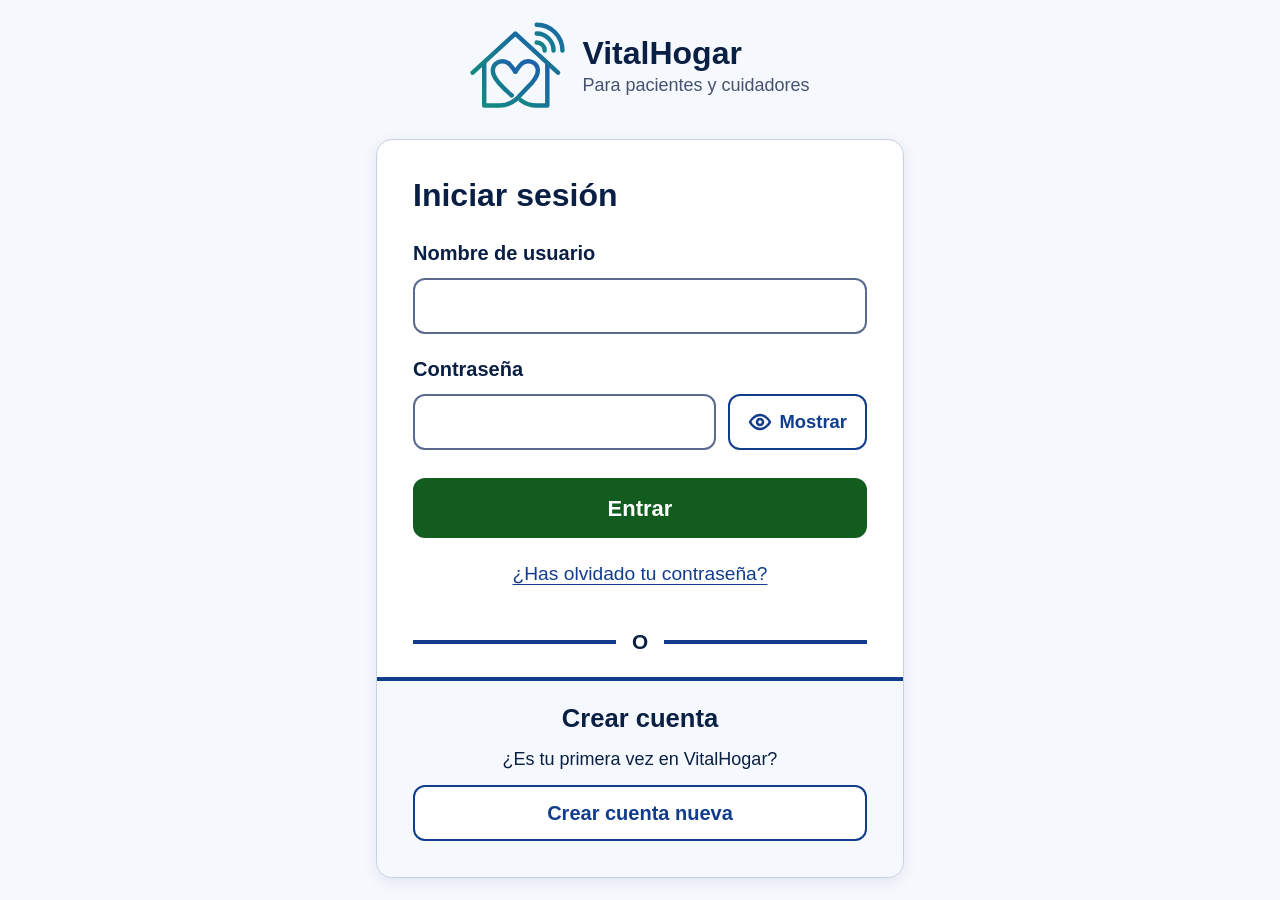
<file: cuidador-perfil.html>
<!DOCTYPE html>
<html lang="es">
<head>
  <meta charset="UTF-8">
  <meta name="viewport" content="width=device-width, initial-scale=1.0, viewport-fit=cover">
  <title>Mi perfil del cuidador · VitalHogar</title>
  <meta name="description" content="Datos personales del cuidador, alertas SOS, pacientes a cargo y cierre de sesión.">
  <script src="preferencias.js"></script>
  <link rel="stylesheet" href="estilos.css">
</head>
<!-- data-pagina="cuidador": comun.js deja entrar aquí a los cuidadores -->
<body data-pagina="cuidador">
  <!-- Enlace para saltar la navegación con el teclado (WCAG 2.4.1) -->
  <a class="saltar" href="#contenido">Saltar al contenido principal</a>

  <div class="app">

    <!-- ===== Barra lateral del cuidador (ningún apartado activo: el perfil se abre desde el avatar) ===== -->
    <aside class="sidebar" aria-label="Navegación y emergencias">
      <nav aria-label="Menú principal">
        <ul class="nav">
          <li>
            <a href="cuidador.html" class="nav-item">
              <!-- Icono de Inicio: panel con cuatro recuadros (no es una casa, para no confundirlo con Casa) -->
              <svg viewBox="0 0 48 48" aria-hidden="true" focusable="false">
                <rect x="7" y="7" width="14" height="14" rx="2"/>
                <rect x="27" y="7" width="14" height="14" rx="2"/>
                <rect x="7" y="27" width="14" height="14" rx="2"/>
                <rect x="27" y="27" width="14" height="14" rx="2"/>
              </svg>
              <span class="nav-texto">Inicio</span>
            </a>
          </li>
          <li>
            <a href="cuidador-medicacion.html" class="nav-item">
              <svg viewBox="0 0 48 48" aria-hidden="true" focusable="false">
                <rect x="6" y="16" width="36" height="16" rx="8" transform="rotate(-35 24 24)"/>
                <line x1="24" y1="16" x2="24" y2="32" transform="rotate(-35 24 24)"/>
              </svg>
              <span class="nav-texto">Medicación</span>
            </a>
          </li>
          <li>
            <a href="cuidador-casa.html" class="nav-item">
              <svg viewBox="0 0 48 48" aria-hidden="true" focusable="false">
                <polyline points="6,24 24,8 42,24"/>
                <rect x="13" y="22" width="22" height="18"/>
              </svg>
              <span class="nav-texto">Casa</span>
            </a>
          </li>
          <li>
            <a href="cuidador-contactos.html" class="nav-item">
              <svg viewBox="0 0 48 48" aria-hidden="true" focusable="false">
                <rect x="11" y="5" width="28" height="38" rx="3"/>
                <path d="M7 14h7M7 24h7M7 34h7"/>
                <circle cx="25" cy="19" r="5"/>
                <path d="M17 34c1-5 4-8 8-8s7 3 8 8"/>
              </svg>
              <span class="nav-texto">Contactos</span>
            </a>
          </li>
        </ul>
      </nav>

      <button class="boton btn-sos" type="button" id="abrir-sos" aria-haspopup="dialog">
        <svg viewBox="0 0 48 48" aria-hidden="true" focusable="false">
          <polygon points="24,5 45,41 3,41"/>
          <line x1="24" y1="18" x2="24" y2="29"/>
          <circle cx="24" cy="35" r="1.5"/>
        </svg>
        <span class="sos-texto">SOS</span>
        <span class="sr-only">: pedir ayuda</span>
      </button>
    </aside>

    <!-- ===== Contenido principal ===== -->
    <main class="contenido" id="contenido" tabindex="-1">
      <header class="cabecera">
        <h1><span id="saludo">Hola</span><span class="sr-only">: tu perfil</span></h1>
        <div class="perfiles">
          <!-- aria-current: el avatar se ve pulsado mientras se está en el perfil -->
          <a class="boton avatar" href="cuidador-perfil.html" aria-current="page" aria-label="Mi perfil" title="Mi perfil">
            <svg viewBox="0 0 48 48" aria-hidden="true" focusable="false">
              <circle cx="24" cy="17" r="8"/>
              <path d="M8 42c2-10 9-14 16-14s14 4 16 14"/>
            </svg>
          </a>
        </div>
      </header>

      <div class="perfil-layout" id="perfil">
        <!-- Datos personales -->
        <section class="perfil-bloque" aria-labelledby="titulo-personales">
          <div class="bloque-cabecera">
            <h2 class="bloque-titulo" id="titulo-personales">Datos personales</h2>
            <button class="boton btn-editar" type="button" id="editar-personales" aria-haspopup="dialog"
                    aria-label="Editar datos personales">
              <svg viewBox="0 0 24 24" aria-hidden="true" focusable="false"><path d="M4 20h4L19 9l-4-4L4 16z"/><path d="m13.5 6.5 4 4"/></svg>
              Editar
            </button>
          </div>
          <dl class="datos">
            <dt>Nombre</dt>
            <dd id="dato-nombre"></dd>
            <dt>Teléfono</dt>
            <dd id="dato-telefono"></dd>
            <dt>Parentesco</dt>
            <dd id="dato-parentesco"></dd>
          </dl>
        </section>

        <!-- Alertas SOS: siempre activas; se muestra la última recibida y si se atendió -->
        <section class="perfil-bloque" aria-labelledby="titulo-avisos">
          <h2 class="bloque-titulo" id="titulo-avisos">
            <svg viewBox="0 0 48 48" aria-hidden="true" focusable="false">
              <path d="M12 34h24l-4-6v-8a8 8 0 0 0-16 0v8z"/>
              <path d="M20 38a4 4 0 0 0 8 0"/>
            </svg>
            Alertas SOS
          </h2>
          <dl class="datos">
            <dt>Estado</dt>
            <dd>Siempre activadas</dd>
            <dt>Última alerta</dt>
            <dd id="dato-ultima-alerta"></dd>
          </dl>
          <p class="codigo-ayuda">Cuando un paciente vinculado pulsa SOS, te salta una ventana roja en cualquier página de la aplicación.</p>
        </section>

        <!-- Pacientes a cargo: nombre, teléfono y Llamar. Se gestionan en Contactos -->
        <section class="perfil-bloque" id="pacientes" aria-labelledby="titulo-pacientes" tabindex="-1">
          <div class="bloque-cabecera">
            <h2 class="bloque-titulo" id="titulo-pacientes">
              <svg viewBox="0 0 48 48" aria-hidden="true" focusable="false">
                <circle cx="24" cy="17" r="8"/>
                <path d="M8 42c2-10 9-14 16-14s14 4 16 14"/>
              </svg>
              Mis pacientes
            </h2>
            <a class="boton btn-editar" href="cuidador-contactos.html">
              <svg viewBox="0 0 24 24" aria-hidden="true" focusable="false"><circle cx="12" cy="12" r="10"/><path d="M12 7v10M7 12h10"/></svg>
              Gestionar<span class="sr-only"> pacientes en Contactos</span>
            </a>
          </div>
          <ul class="contactos-lista" id="lista-pacientes"></ul>
        </section>

        <!-- Cuenta: usuario con el que se entra y cómo asociar pacientes nuevos -->
        <section class="perfil-bloque perfil-cuidador" aria-labelledby="titulo-cuenta">
          <h2 class="bloque-titulo" id="titulo-cuenta">
            <svg viewBox="0 0 48 48" aria-hidden="true" focusable="false">
              <rect x="10" y="22" width="28" height="20" rx="3"/>
              <path d="M16 22v-6a8 8 0 0 1 16 0v6"/>
              <circle cx="24" cy="32" r="2"/>
            </svg>
            Cuenta
          </h2>
          <dl class="datos">
            <dt>Usuario</dt>
            <dd id="dato-usuario"></dd>
            <dt>Tipo</dt>
            <dd>Familiar cuidador</dd>
          </dl>
          <div class="codigo">
            <p class="codigo-ayuda">Para asociar a un paciente nuevo, pídele el código que aparece en su perfil (Mi perfil → Cuidador) y añádelo en Contactos.</p>
          </div>
        </section>
      </div>

    </main>
  </div>

  <!-- Región que lee el lector de pantalla cuando algo cambia (WCAG 4.1.3) -->
  <p class="sr-only" id="anuncio" aria-live="polite"></p>

  <!-- ===== Editar los datos personales ===== -->
  <dialog class="dialogo dialogo-editar dialogo-form" id="dialogo-editar" aria-labelledby="editar-titulo">
    <button class="boton btn-cerrar" type="button" id="cerrar-editar" aria-label="Cerrar sin guardar" title="Cerrar sin guardar">
      <svg viewBox="0 0 24 24" aria-hidden="true" focusable="false"><path d="M6 6l12 12M18 6 6 18"/></svg>
    </button>
    <h2 id="editar-titulo">Editar datos personales</h2>

    <form class="form-nuevo" id="form-editar" novalidate>
      <div class="campos">
        <div class="campo">
          <label for="campo-nombre">Nombre</label>
          <input id="campo-nombre" type="text" autocomplete="name" aria-required="true" aria-describedby="error-nombre">
          <p class="campo-error" id="error-nombre"></p>
        </div>
        <div class="campo">
          <label for="campo-telefono">Teléfono</label>
          <p class="campo-pista" id="pista-telefono">9 cifras, sin el +34</p>
          <div class="campo-tel">
            <span class="prefijo" aria-hidden="true">+34</span>
            <input id="campo-telefono" type="tel" inputmode="tel" autocomplete="tel-national" aria-required="true"
                   aria-describedby="pista-telefono error-telefono">
          </div>
          <p class="campo-error" id="error-telefono"></p>
        </div>
        <div class="campo">
          <label for="campo-parentesco">Parentesco</label>
          <p class="campo-pista" id="pista-parentesco">Opcional. Por ejemplo: hija, sobrino, vecina</p>
          <input id="campo-parentesco" type="text" autocomplete="off" aria-describedby="pista-parentesco">
        </div>
      </div>
      <div class="dialogo-botones">
        <button class="boton" type="button" id="cancelar-editar">Cancelar</button>
        <button class="boton btn-confirmar" type="submit">Guardar</button>
      </div>
    </form>
  </dialog>

  <!-- ===== Confirmar cierre de sesión (evita cerrarla por un toque accidental) ===== -->
  <dialog class="dialogo dialogo-salir" id="dialogo-salir" aria-labelledby="salir-titulo" aria-describedby="salir-texto">
    <h2 id="salir-titulo">¿Cerrar sesión?</h2>
    <p id="salir-texto">Para volver a usar la aplicación tendrás que entrar otra vez con tu usuario y contraseña.</p>
    <div class="dialogo-botones">
      <button class="boton" type="button" id="salir-no">No, seguir aquí</button>
      <button class="boton btn-salir" type="button" id="salir-si">Sí, cerrar sesión</button>
    </div>
  </dialog>

  <!-- ===== Ventana SOS: fondo difuminado, círculo rojo y cuenta atrás de 10 s con Cancelar y Avisar ahora
       (WCAG 3.3.4: se puede deshacer una activación por error) ===== -->
  <dialog class="dialogo-sos" id="dialogo-sos" aria-labelledby="sos-titulo">
    <h2 id="sos-titulo" class="sr-only">Llamada de emergencia</h2>

    <!-- Solo aparece cuando ya se está avisando -->
    <button class="boton btn-cerrar" type="button" id="sos-cerrar" aria-label="Cerrar" title="Cerrar" hidden>
      <svg viewBox="0 0 24 24" aria-hidden="true" focusable="false"><path d="M6 6l12 12M18 6 6 18"/></svg>
    </button>

    <div class="sos-circulo" aria-hidden="true">
      <svg viewBox="0 0 48 48" focusable="false">
        <polygon points="24,5 45,41 3,41"/>
        <line x1="24" y1="18" x2="24" y2="29"/>
        <circle cx="24" cy="35" r="1.5"/>
      </svg>
      <span>SOS</span>
    </div>

    <!-- Cancelar lleva el foco: es la opción segura si se ha pulsado sin querer -->
    <div class="sos-acciones">
      <button class="boton btn-cancelar-sos" type="button" id="sos-cancelar">
        Cancelar (<span id="sos-cuenta">10</span>)
      </button>
      <button class="boton btn-sos-ahora" type="button" id="sos-ahora">Avisar ahora</button>
    </div>

    <!-- Mensaje de estado (WCAG 4.1.3): se rellena al avisar -->
    <p class="sos-estado" id="sos-estado" role="status"></p>
    <p class="sr-only" id="sos-aviso" aria-live="assertive"></p>
  </dialog>

  <script src="comun.js"></script>
  <script src="cuidador-datos.js"></script>
  <script>
    // ---------- Datos del cuidador ----------
    // Parten de la sesión (nombre y teléfono con los que entró) y lo editado se guarda
    // en el navegador, una ficha por usuario
    let usuario = "", sesionNombre = "", sesionTelefono = "";
    try {
      usuario = sessionStorage.getItem("usuario") || "";
      sesionNombre = sessionStorage.getItem("nombre-usuario") || "";
      sesionTelefono = sessionStorage.getItem("telefono-usuario") || "";
    } catch (e) {}
    const CLAVE_PERFIL = "perfil-cuidador-" + usuario;

    let perfil = { nombre: sesionNombre || "Cuidador", telefono: sesionTelefono, parentesco: "" };
    try { perfil = { ...perfil, ...JSON.parse(localStorage.getItem(CLAVE_PERFIL)) }; } catch (e) {}

    const formatoTelefono = t => t ? "+34 " + t.replace(/(\d{3})(\d{3})(\d{3})/, "$1 $2 $3") : "Sin teléfono";

    function pintarPerfil() {
      document.getElementById("saludo").textContent = `Buenos días, ${perfil.nombre.split(" ")[0]}`;
      document.getElementById("dato-nombre").textContent = perfil.nombre;
      document.getElementById("dato-telefono").textContent = formatoTelefono(perfil.telefono);
      document.getElementById("dato-parentesco").textContent = perfil.parentesco || "Sin indicar";
    }
    document.getElementById("dato-usuario").textContent = usuario || "—";

    // ---------- Última alerta SOS dirigida a este cuidador ----------
    function pintarUltimaAlerta() {
      let avisoSos = null, atendido = "";
      try {
        avisoSos = JSON.parse(localStorage.getItem("sos-aviso"));
        atendido = localStorage.getItem("sos-atendido-" + usuario);
      } catch (e) {}
      const mia = avisoSos && Array.isArray(avisoSos.para) && avisoSos.para.includes(usuario);
      const dd = document.getElementById("dato-ultima-alerta");
      if (!mia) {
        dd.textContent = "Ninguna";
        return;
      }
      const cuando = new Date(avisoSos.id).toLocaleString("es-ES", { day: "numeric", month: "short", hour: "2-digit", minute: "2-digit" });
      const ok = String(avisoSos.id) === atendido;
      dd.innerHTML = `${avisoSos.nombre} · ${cuando} <span class="estado ${ok ? "ok" : "alerta"}"><span aria-hidden="true">${ok ? "✓" : "⚠"}</span> ${ok ? "Atendida" : "Sin atender"}</span>`;
    }
    // Se actualiza si llega una alerta o se marca como atendida mientras se está aquí
    window.addEventListener("storage", e => { if (e.key && e.key.startsWith("sos-")) pintarUltimaAlerta(); });
    document.addEventListener("click", e => { if (e.target.closest("#alerta-atendido")) pintarUltimaAlerta(); });

    // ---------- Pacientes a cargo (cuidador-datos.js) ----------
    const ICONO_TELEFONO = '<svg viewBox="0 0 48 48" aria-hidden="true" focusable="false"><path d="M13 6h7l3 9-5 3a24 24 0 0 0 12 12l3-5 9 3v7a4 4 0 0 1-4 4C21 39 9 27 9 10a4 4 0 0 1 4-4z"/></svg>';

    function pintarPacientes() {
      const lista = document.getElementById("lista-pacientes");
      lista.innerHTML = "";
      pacientes.forEach(p => {
        const li = document.createElement("li");
        li.className = "contacto";
        li.innerHTML = `
          <span class="contacto-datos">
            <span class="contacto-nombre"></span>
            <span class="contacto-tel"></span>
          </span>
          ${p.telefono ? `<a class="boton btn-llamar" href="tel:+34${p.telefono}">Llamar ${ICONO_TELEFONO}</a>` : ""}`;
        li.querySelector(".contacto-nombre").textContent = p.edad ? `${p.nombre}, ${p.edad} años` : p.nombre;
        li.querySelector(".contacto-tel").textContent = formatoTelefono(p.telefono);
        li.querySelector(".btn-llamar")?.setAttribute("aria-label", `Llamar a ${p.nombre}`);
        lista.append(li);
      });
      if (!pacientes.length) lista.innerHTML = '<li class="disp-vacio">Todavía no tienes pacientes asociados</li>';
    }

    pintarPerfil();
    pintarUltimaAlerta();
    pintarPacientes();

    // ---------- Editar datos personales ----------
    const dialogoEditar = document.getElementById("dialogo-editar");
    const campoNombre = document.getElementById("campo-nombre");
    const campoTelefono = document.getElementById("campo-telefono");
    const campoParentesco = document.getElementById("campo-parentesco");

    document.getElementById("editar-personales").addEventListener("click", () => {
      campoNombre.value = perfil.nombre;
      campoTelefono.value = perfil.telefono ? perfil.telefono.replace(/(\d{3})(\d{3})(\d{3})/, "$1 $2 $3") : "";
      campoParentesco.value = perfil.parentesco;
      dialogoEditar.querySelectorAll(".campo-error").forEach(p => { p.textContent = ""; });
      dialogoEditar.querySelectorAll("[aria-invalid]").forEach(el => el.removeAttribute("aria-invalid"));
      dialogoEditar.showModal();
      campoNombre.focus();
    });

    document.getElementById("form-editar").addEventListener("submit", e => {
      e.preventDefault();
      const nombre = campoNombre.value.trim();
      const telefono = campoTelefono.value.replace(/[\s.-]/g, "").replace(/^\+?34(?=\d{9}$)/, "");
      const errores = [
        [campoNombre, "error-nombre", !nombre ? "Escribe tu nombre" : ""],
        [campoTelefono, "error-telefono", !telefono ? "Escribe tu teléfono"
          : !/^\d{9}$/.test(telefono) ? "El teléfono debe tener 9 cifras" : ""]
      ];
      errores.forEach(([el, id, mensaje]) => {
        el.setAttribute("aria-invalid", String(Boolean(mensaje)));
        document.getElementById(id).textContent = mensaje;
      });
      // El foco va al primer campo con error y el lector lee el mensaje (WCAG 3.3.1)
      const primero = errores.find(([, , mensaje]) => mensaje);
      if (primero) {
        primero[0].focus();
        return;
      }

      perfil = { nombre, telefono, parentesco: campoParentesco.value.trim() };
      try {
        localStorage.setItem(CLAVE_PERFIL, JSON.stringify(perfil));
        // El saludo de las demás páginas y el aviso SOS usan los datos de la sesión
        sessionStorage.setItem("nombre-usuario", nombre);
        sessionStorage.setItem("telefono-usuario", telefono);
      } catch (e) {}
      pintarPerfil();
      dialogoEditar.close();
      anunciar("Datos personales guardados");
    });

    document.getElementById("cerrar-editar").addEventListener("click", () => dialogoEditar.close());
    document.getElementById("cancelar-editar").addEventListener("click", () => dialogoEditar.close());

    // Cerrar sesión: lo gestiona comun.js
  </script>
</body>
</html>
</file>
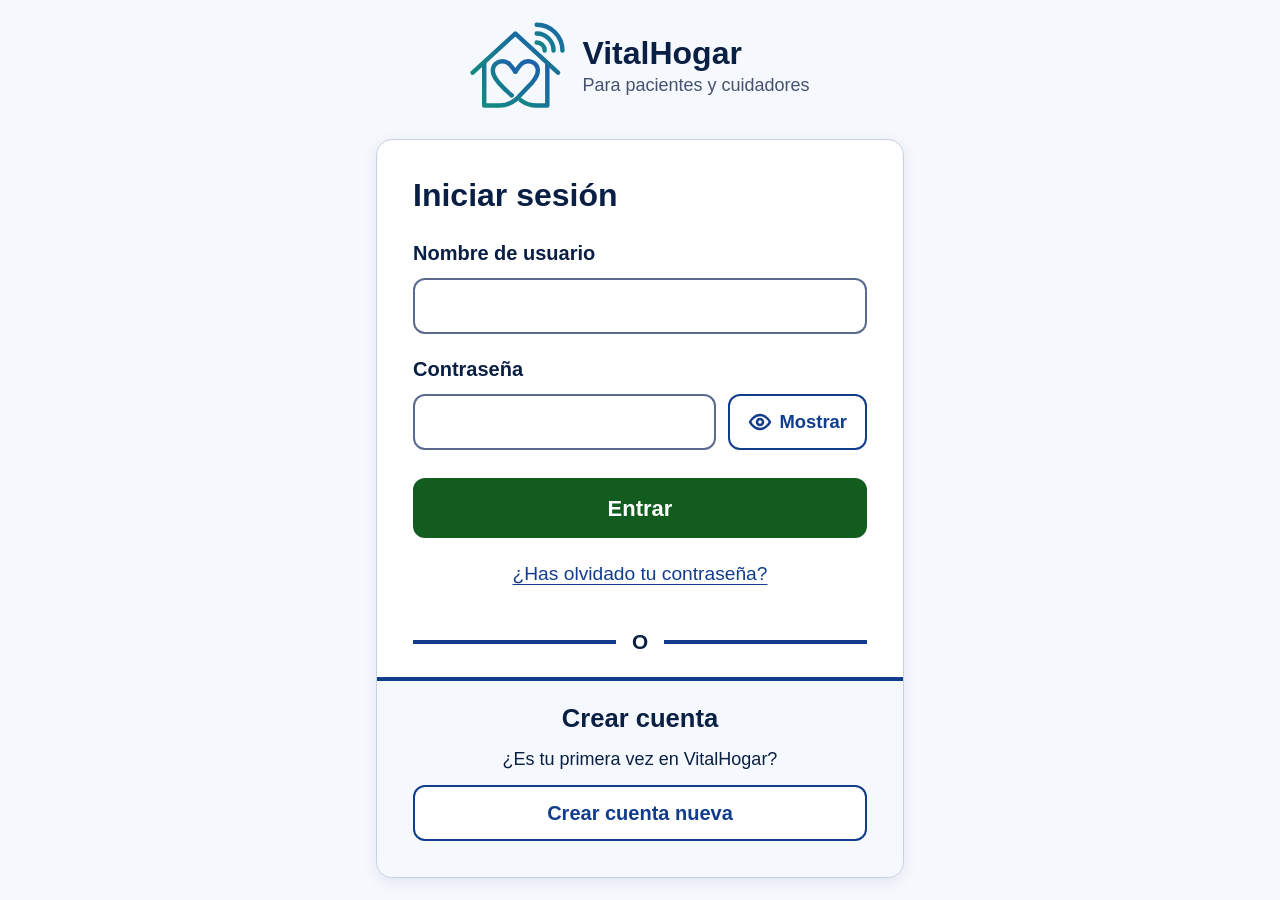
<file: cuidador.html>
<!DOCTYPE html>
<html lang="es">
<head>
  <meta charset="UTF-8">
  <meta name="viewport" content="width=device-width, initial-scale=1.0, viewport-fit=cover">
  <title>Inicio del cuidador · VitalHogar</title>
  <meta name="description" content="Resumen de los pacientes a cargo: medicación, casa y alertas.">
  <script src="preferencias.js"></script>
  <link rel="stylesheet" href="estilos.css">
</head>
<!-- data-pagina="cuidador": comun.js deja entrar aquí a los cuidadores -->
<body data-pagina="cuidador">
  <!-- Enlace para saltar la navegación con el teclado (WCAG 2.4.1) -->
  <a class="saltar" href="#contenido">Saltar al contenido principal</a>

  <div class="app">

    <!-- ===== Barra lateral del cuidador (Inicio activo) ===== -->
    <aside class="sidebar" aria-label="Navegación y emergencias">
      <nav aria-label="Menú principal">
        <ul class="nav">
          <li>
            <!-- aria-current marca la página activa: sombreada y en negrita -->
            <a href="cuidador.html" class="nav-item" aria-current="page">
              <!-- Icono de Inicio: panel con cuatro recuadros (no es una casa, para no confundirlo con Casa) -->
              <svg viewBox="0 0 48 48" aria-hidden="true" focusable="false">
                <rect x="7" y="7" width="14" height="14" rx="2"/>
                <rect x="27" y="7" width="14" height="14" rx="2"/>
                <rect x="7" y="27" width="14" height="14" rx="2"/>
                <rect x="27" y="27" width="14" height="14" rx="2"/>
              </svg>
              <span class="nav-texto">Inicio</span>
            </a>
          </li>
          <li>
            <a href="cuidador-medicacion.html" class="nav-item">
              <svg viewBox="0 0 48 48" aria-hidden="true" focusable="false">
                <rect x="6" y="16" width="36" height="16" rx="8" transform="rotate(-35 24 24)"/>
                <line x1="24" y1="16" x2="24" y2="32" transform="rotate(-35 24 24)"/>
              </svg>
              <span class="nav-texto">Medicación</span>
            </a>
          </li>
          <li>
            <a href="cuidador-casa.html" class="nav-item">
              <svg viewBox="0 0 48 48" aria-hidden="true" focusable="false">
                <polyline points="6,24 24,8 42,24"/>
                <rect x="13" y="22" width="22" height="18"/>
              </svg>
              <span class="nav-texto">Casa</span>
            </a>
          </li>
          <li>
            <a href="cuidador-contactos.html" class="nav-item">
              <svg viewBox="0 0 48 48" aria-hidden="true" focusable="false">
                <rect x="11" y="5" width="28" height="38" rx="3"/>
                <path d="M7 14h7M7 24h7M7 34h7"/>
                <circle cx="25" cy="19" r="5"/>
                <path d="M17 34c1-5 4-8 8-8s7 3 8 8"/>
              </svg>
              <span class="nav-texto">Contactos</span>
            </a>
          </li>
        </ul>
      </nav>

      <button class="boton btn-sos" type="button" id="abrir-sos" aria-haspopup="dialog">
        <svg viewBox="0 0 48 48" aria-hidden="true" focusable="false">
          <polygon points="24,5 45,41 3,41"/>
          <line x1="24" y1="18" x2="24" y2="29"/>
          <circle cx="24" cy="35" r="1.5"/>
        </svg>
        <span class="sos-texto">SOS</span>
        <span class="sr-only">: pedir ayuda</span>
      </button>
    </aside>

    <!-- ===== Contenido principal ===== -->
    <main class="contenido" id="contenido" tabindex="-1">
      <header class="cabecera">
        <h1 id="saludo-cuidador">Buenos días</h1>
        <div class="perfiles">
          <a class="boton avatar" href="cuidador-perfil.html" aria-label="Mi perfil" title="Mi perfil">
            <svg viewBox="0 0 48 48" aria-hidden="true" focusable="false">
              <circle cx="24" cy="17" r="8"/>
              <path d="M8 42c2-10 9-14 16-14s14 4 16 14"/>
            </svg>
          </a>
        </div>
      </header>

      <!-- ===== Resumen de los pacientes: una fila por paciente.
           Cada casilla es un botón que abre los detalles. ===== -->
      <section class="panel-pacientes" aria-labelledby="titulo-pacientes">
        <h2 class="sr-only" id="titulo-pacientes">Mis pacientes</h2>

        <!-- Filtro: muestra solo los pacientes con alertas activas -->
        <button class="boton btn-editar btn-filtro" type="button" id="filtro-alertas" aria-pressed="false">
          <svg viewBox="0 0 48 48" aria-hidden="true" focusable="false">
            <path d="M12 34h24l-4-6v-8a8 8 0 0 0-16 0v8z"/>
            <path d="M20 38a4 4 0 0 0 8 0"/>
          </svg>
          <span id="filtro-texto">Alertas</span>
        </button>

        <div class="tabla-marco">
          <table class="tabla-pacientes">
            <caption class="sr-only">Resumen de tus pacientes. Pulsa una casilla para ver sus detalles.</caption>
            <thead>
              <tr>
                <th scope="col">
                  <span class="th-contenido">Paciente</span>
                </th>
                <th scope="col">
                  <span class="th-contenido">
                    <svg viewBox="0 0 48 48" aria-hidden="true" focusable="false">
                      <rect x="6" y="16" width="36" height="16" rx="8" transform="rotate(-35 24 24)"/>
                      <line x1="24" y1="16" x2="24" y2="32" transform="rotate(-35 24 24)"/>
                    </svg>
                    Medicación
                  </span>
                </th>
                <th scope="col">
                  <span class="th-contenido">
                    <svg viewBox="0 0 48 48" aria-hidden="true" focusable="false">
                      <polyline points="6,24 24,8 42,24"/>
                      <rect x="13" y="22" width="22" height="18"/>
                    </svg>
                    Casa
                  </span>
                </th>
                <th scope="col">
                  <span class="th-contenido">
                    <svg viewBox="0 0 48 48" aria-hidden="true" focusable="false">
                      <path d="M12 34h24l-4-6v-8a8 8 0 0 0-16 0v8z"/>
                      <path d="M20 38a4 4 0 0 0 8 0"/>
                    </svg>
                    Alerta
                  </span>
                </th>
              </tr>
            </thead>
            <tbody id="filas-pacientes"></tbody>
          </table>
        </div>
      </section>
    </main>
  </div>

  <!-- Región que lee el lector de pantalla cuando algo cambia (WCAG 4.1.3) -->
  <p class="sr-only" id="anuncio" aria-live="polite"></p>

  <!-- ===== Detalles de una casilla (ficha, medicación, casa o alertas del paciente) ===== -->
  <dialog class="dialogo dialogo-detalle" id="dialogo-detalle" aria-labelledby="detalle-titulo">
    <button class="boton btn-cerrar" type="button" id="cerrar-detalle" aria-label="Cerrar" title="Cerrar">
      <svg viewBox="0 0 24 24" aria-hidden="true" focusable="false"><path d="M6 6l12 12M18 6 6 18"/></svg>
    </button>
    <h2 id="detalle-titulo"></h2>
    <div id="detalle-contenido"></div>
  </dialog>

  <!-- ===== Ventana SOS: fondo difuminado, círculo rojo y cuenta atrás de 10 s con Cancelar y Avisar ahora
       (WCAG 3.3.4: se puede deshacer una activación por error) ===== -->
  <dialog class="dialogo-sos" id="dialogo-sos" aria-labelledby="sos-titulo">
    <h2 id="sos-titulo" class="sr-only">Llamada de emergencia</h2>

    <!-- Solo aparece cuando ya se está avisando -->
    <button class="boton btn-cerrar" type="button" id="sos-cerrar" aria-label="Cerrar" title="Cerrar" hidden>
      <svg viewBox="0 0 24 24" aria-hidden="true" focusable="false"><path d="M6 6l12 12M18 6 6 18"/></svg>
    </button>

    <div class="sos-circulo" aria-hidden="true">
      <svg viewBox="0 0 48 48" focusable="false">
        <polygon points="24,5 45,41 3,41"/>
        <line x1="24" y1="18" x2="24" y2="29"/>
        <circle cx="24" cy="35" r="1.5"/>
      </svg>
      <span>SOS</span>
    </div>

    <!-- Cancelar lleva el foco: es la opción segura si se ha pulsado sin querer -->
    <div class="sos-acciones">
      <button class="boton btn-cancelar-sos" type="button" id="sos-cancelar">
        Cancelar (<span id="sos-cuenta">10</span>)
      </button>
      <button class="boton btn-sos-ahora" type="button" id="sos-ahora">Avisar ahora</button>
    </div>

    <!-- Mensaje de estado (WCAG 4.1.3): se rellena al avisar -->
    <p class="sos-estado" id="sos-estado" role="status"></p>
    <p class="sr-only" id="sos-aviso" aria-live="assertive"></p>
  </dialog>

  <script src="comun.js"></script>
  <script src="cuidador-datos.js"></script>
  <script>
    // ---------- Saludo ----------
    let nombreCuidador = "";
    try { nombreCuidador = sessionStorage.getItem("nombre-usuario") || ""; } catch (e) {}
    if (nombreCuidador) {
      document.getElementById("saludo-cuidador").textContent = `Buenos días, ${nombreCuidador.split(" ")[0]}`;
    }

    // ---------- Pacientes a cargo ----------
    // Los datos están en cuidador-datos.js (compartidos con la página de Medicación).
    // Los "hace X min" cuentan desde que se abrió la página y se actualizan solos cada minuto.
    const abiertaEn = Date.now();

    // Minutos transcurridos → "hace 5 min" / "hace 2 h"
    function haceCuanto(minutos) {
      const total = minutos + Math.floor((Date.now() - abiertaEn) / 60000);
      if (total < 1) return "ahora mismo";
      if (total < 60) return `hace ${total} min`;
      return `hace ${Math.floor(total / 60)} h`;
    }
    const formatoTelefono = t => "+34 " + t.replace(/(\d{3})(\d{3})(\d{3})/, "$1 $2 $3");

    // ---------- Tabla ----------
    // Las etiquetas data-etiqueta se ven en el móvil, donde cada fila pasa a ser una tarjeta.
    // Estado con color + texto + símbolo (no solo color, WCAG 1.4.1)
    function crearFila(p, i) {
      const hechas = tomasConfirmadas(p);
      const completa = hechas === p.tomas.length;
      // Rojo solo si alguna toma ya debería estar tomada; si las que faltan son para más tarde, neutro
      const atrasadas = p.tomas.filter(t => estadoToma(t) === "pendiente").length;
      const sinPautas = !p.tomas.length; // paciente recién añadido, aún sin medicación
      const claseMed = sinPautas ? "espera" : completa ? "ok" : atrasadas ? "alerta" : "espera";
      const textoMed = sinPautas ? "Sin pautas" : completa ? "Todas tomadas"
        : atrasadas ? `${atrasadas} pendiente${atrasadas > 1 ? "s" : ""}`
        : "El resto, más tarde";
      const activa = p.alertas.length > 0;
      const ultimo = p.movimientos[0] || { lugar: "Sin datos", hace: null };
      const tr = document.createElement("tr");
      tr.innerHTML = `
        <th scope="row" data-etiqueta="Paciente">
          <button class="boton celda" type="button" data-p="${i}" data-detalle="ficha">
            <span class="celda-nombre">${p.nombre}</span>
            <span class="celda-secundaria">Ver ficha</span>
          </button>
        </th>
        <td data-etiqueta="Medicación">
          <button class="boton celda" type="button" data-p="${i}" data-detalle="medicacion">
            <span class="estado ${claseMed}">${hechas}/${p.tomas.length}${completa && !sinPautas ? ' <span aria-hidden="true">✓</span>' : ""}</span>
            <span class="celda-secundaria">${textoMed}</span>
            <span class="sr-only">. Ver la medicación de ${p.nombre}</span>
          </button>
        </td>
        <td data-etiqueta="Casa">
          <button class="boton celda" type="button" data-p="${i}" data-detalle="casa">
            <span class="celda-principal">${ultimo.lugar}</span>
            ${ultimo.hace === null ? "" : `<span class="celda-secundaria tiempo" data-hace="${ultimo.hace}">${haceCuanto(ultimo.hace)}</span>`}
            <span class="sr-only">. Ver la casa de ${p.nombre}</span>
          </button>
        </td>
        <td data-etiqueta="Alerta">
          <button class="boton celda" type="button" data-p="${i}" data-detalle="alertas">
            <span class="estado ${activa ? "alerta" : "ok"}"><span aria-hidden="true">${activa ? "⚠" : "✓"}</span> ${activa ? "Activa" : "No activa"}</span>
            <span class="sr-only">. Ver las alertas de ${p.nombre}</span>
          </button>
        </td>`;
      tr.dataset.alerta = String(activa);
      return tr;
    }

    const filas = document.getElementById("filas-pacientes");
    pacientes.forEach((p, i) => filas.append(crearFila(p, i)));

    // Los "hace X min" se actualizan cada minuto sin repintar (el foco no se mueve)
    setInterval(() => {
      document.querySelectorAll(".tiempo").forEach(s => { s.textContent = haceCuanto(Number(s.dataset.hace)); });
    }, 60000);

    // ---------- Filtro "Alertas" ----------
    const filtro = document.getElementById("filtro-alertas");
    const conAlerta = pacientes.filter(p => p.alertas.length).length;
    document.getElementById("filtro-texto").textContent = `Alertas (${conAlerta})`;
    filtro.addEventListener("click", () => {
      const activo = filtro.getAttribute("aria-pressed") !== "true";
      filtro.setAttribute("aria-pressed", String(activo));
      filas.querySelectorAll("tr").forEach(tr => { tr.hidden = activo && tr.dataset.alerta !== "true"; });
      anunciar(activo
        ? `Mostrando ${conAlerta} paciente${conAlerta === 1 ? "" : "s"} con alertas activas`
        : `Mostrando todos los pacientes`);
    });

    // ---------- Detalles ----------
    const dialogoDetalle = document.getElementById("dialogo-detalle");
    const detalleTitulo = document.getElementById("detalle-titulo");
    const detalleContenido = document.getElementById("detalle-contenido");

    const estado = (ok, texto) =>
      `<span class="estado ${ok ? "ok" : "alerta"}"><span aria-hidden="true">${ok ? "✓" : "⚠"}</span> ${texto}</span>`;

    const DETALLES = {
      ficha: p => [`Ficha de ${p.nombre}`, `
        <dl class="datos">
          <dt>Edad</dt><dd>${p.edad} años</dd>
          <dt>Teléfono</dt><dd>${formatoTelefono(p.telefono)}</dd>
        </dl>
        <div class="dialogo-botones detalle-botones">
          <a class="boton btn-llamar" href="tel:+34${p.telefono}">Llamar a ${p.nombre}</a>
        </div>`],
      medicacion: p => [`Medicación de ${p.nombre}`, `
        <p class="detalle-resumen">Hoy: ${tomasConfirmadas(p)} de ${p.tomas.length} tomas</p>
        <ul class="detalle-lista">
          ${p.tomas.map(t => {
            const e = ESTADOS_TOMA[estadoToma(t)];
            return `<li><span><strong>${t.hora}</strong> · ${t.nombre}</span><span class="estado ${e.clase}">${e.texto}</span></li>`;
          }).join("")}
        </ul>
        <div class="dialogo-botones detalle-botones">
          <a class="boton btn-anadir" href="cuidador-medicacion.html?p=${pacientes.indexOf(p)}">Ver toda su medicación</a>
        </div>`],
      casa: p => [`Casa de ${p.nombre}`, `
        <p class="detalle-resumen">Últimos movimientos</p>
        <ul class="detalle-lista">
          ${p.movimientos.map(m => `<li><span><strong>${m.lugar}</strong></span><span>${haceCuanto(m.hace)}</span></li>`).join("")}
        </ul>`],
      alertas: p => [`Alertas de ${p.nombre}`, p.alertas.length
        ? `<ul class="detalle-lista">
            ${p.alertas.map(a => `<li><span><strong>${a.texto}</strong><br>${haceCuanto(a.hace)}</span>${estado(false, "Activa")}</li>`).join("")}
          </ul>`
        : `<p class="detalle-resumen">${estado(true, "No tiene alertas activas")}</p>`]
    };

    filas.addEventListener("click", e => {
      const boton = e.target.closest("[data-detalle]");
      if (!boton) return;
      const [titulo, html] = DETALLES[boton.dataset.detalle](pacientes[boton.dataset.p]);
      detalleTitulo.textContent = titulo;
      detalleContenido.innerHTML = html;
      dialogoDetalle.showModal();
    });
    document.getElementById("cerrar-detalle").addEventListener("click", () => dialogoDetalle.close());
  </script>
</body>
</html>
</file>
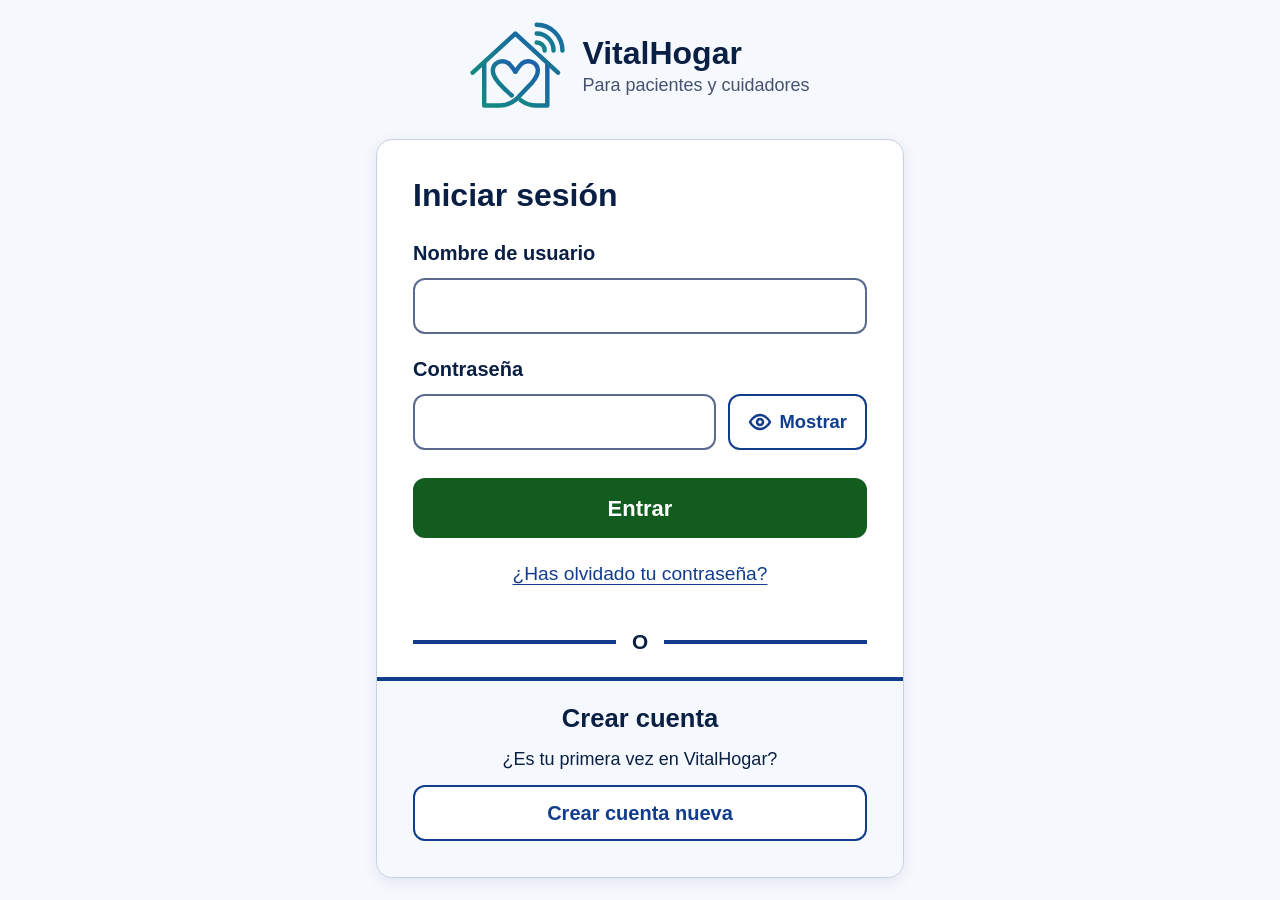
<file: inicio.html>
<!DOCTYPE html>
<html lang="es">
<head>
  <meta charset="UTF-8">
  <meta name="viewport" content="width=device-width, initial-scale=1.0, viewport-fit=cover">
  <title>Inicio · VitalHogar</title>
  <meta name="description" content="Panel de control del hogar: estado de la casa, medicación y botón de emergencia.">
  <script src="preferencias.js"></script>
  <link rel="stylesheet" href="estilos.css">
</head>
<body>
  <!-- Enlace para saltar la navegación con el teclado (WCAG 2.4.1) -->
  <a class="saltar" href="#contenido">Saltar al contenido principal</a>

  <div class="app">

    <!-- ===== Barra lateral ===== -->
    <aside class="sidebar" aria-label="Navegación y emergencias">
      <nav aria-label="Menú principal">
        <ul class="nav">
          <!-- aria-current marca la página activa: sombreada y en negrita -->
          <li>
            <a href="#contenido" class="nav-item" aria-current="page">
              <!-- Icono de Inicio: panel con cuatro recuadros (no es una casa, para no confundirlo con Casa) -->
              <svg viewBox="0 0 48 48" aria-hidden="true" focusable="false">
                <rect x="7" y="7" width="14" height="14" rx="2"/>
                <rect x="27" y="7" width="14" height="14" rx="2"/>
                <rect x="7" y="27" width="14" height="14" rx="2"/>
                <rect x="27" y="27" width="14" height="14" rx="2"/>
              </svg>
              <span class="nav-texto">Inicio</span>
            </a>
          </li>
          <li>
            <a href="medicacion.html" class="nav-item">
              <svg viewBox="0 0 48 48" aria-hidden="true" focusable="false">
                <rect x="6" y="16" width="36" height="16" rx="8" transform="rotate(-35 24 24)"/>
                <line x1="24" y1="16" x2="24" y2="32" transform="rotate(-35 24 24)"/>
              </svg>
              <span class="nav-texto">Medicación</span>
            </a>
          </li>
          <li>
            <a href="casa.html" class="nav-item">
              <svg viewBox="0 0 48 48" aria-hidden="true" focusable="false">
                <polyline points="6,24 24,8 42,24"/>
                <rect x="13" y="22" width="22" height="18"/>
              </svg>
              <span class="nav-texto">Casa</span>
            </a>
          </li>
        </ul>
      </nav>

      <button class="boton btn-sos" type="button" id="abrir-sos" aria-haspopup="dialog">
        <svg viewBox="0 0 48 48" aria-hidden="true" focusable="false">
          <polygon points="24,5 45,41 3,41"/>
          <line x1="24" y1="18" x2="24" y2="29"/>
          <circle cx="24" cy="35" r="1.5"/>
        </svg>
        <span class="sos-texto">SOS</span>
        <span class="sr-only">: pedir ayuda</span>
      </button>
    </aside>

    <!-- ===== Contenido principal ===== -->
    <main class="contenido" id="contenido" tabindex="-1">
      <header class="cabecera">
        <h1 id="saludo">Buenos días</h1>
        <div class="perfiles">
          <a class="boton avatar" href="perfil.html" aria-label="Mi perfil" title="Mi perfil">
            <svg viewBox="0 0 48 48" aria-hidden="true" focusable="false">
              <circle cx="24" cy="17" r="8"/>
              <path d="M8 42c2-10 9-14 16-14s14 4 16 14"/>
            </svg>
          </a>
        </div>
      </header>

      <!-- Solo lo esencial: la medicación de hoy, llamar a un familiar y ver la casa.
           La supervisión y la gestión están en la aplicación del cuidador. -->
      <!-- Próxima medicación: toda la tarjeta lleva a Mi medicación; "Ver foto" (foto de la caja en una
           ventana) y Pendiente van aparte -->
      <section class="medicacion" id="medicacion" aria-labelledby="titulo-med" tabindex="-1">
        <h2 id="titulo-med" class="sr-only">Próxima medicación</h2>
        <p class="hora"><time datetime="21:00">21:00</time></p>
        <p class="pastilla">
          <a class="med-enlace" href="medicacion.html">Pastilla tensión<span class="sr-only">: ir a mi medicación</span></a>
        </p>
        <div class="med-botones">
          <button class="boton btn-foto" type="button" id="abrir-foto" aria-haspopup="dialog">
            Ver foto
            <svg viewBox="0 0 32 32" aria-hidden="true" focusable="false">
              <rect x="4" y="5" width="24" height="22" rx="2"/>
              <circle cx="16" cy="17" r="5"/>
              <path d="M21 5v4h7"/>
            </svg>
          </button>
          <button class="boton btn-pendiente" type="button" id="btn-pastilla">
            <span class="btn-principal">Pendiente</span>
            <span class="btn-secundario">Pulsa al tomarla</span>
          </button>
        </div>
      </section>

      <div class="inicio-acciones">
        <a class="boton accion-grande" href="casa.html">
          <span class="accion-fila">
            <svg viewBox="0 0 48 48" aria-hidden="true" focusable="false">
              <polyline points="6,24 24,8 42,24"/>
              <rect x="13" y="22" width="22" height="18"/>
            </svg>
            Mi casa
          </span>
          <span class="sr-only">:</span>
          <span class="casa-estados">
            <span class="estado" id="estado-puerta">
              <svg viewBox="0 0 48 48" aria-hidden="true" focusable="false">
                <rect x="12" y="4" width="24" height="40" rx="2"/>
                <circle cx="30" cy="25" r="1.8"/>
              </svg>
              <span class="estado-texto"></span>
            </span>
            <span class="sr-only">,</span>
            <span class="estado" id="estado-ventana">
              <svg viewBox="0 0 48 48" aria-hidden="true" focusable="false">
                <rect x="8" y="6" width="32" height="36"/>
                <line x1="24" y1="6" x2="24" y2="42"/>
                <line x1="8" y1="24" x2="40" y2="24"/>
              </svg>
              <span class="estado-texto"></span>
            </span>
            <span class="sr-only">,</span>
            <span class="estado" id="estado-luz">
              <svg viewBox="0 0 48 48" aria-hidden="true" focusable="false">
                <circle cx="24" cy="20" r="10"/>
                <path d="M19 30v6h10v-6M24 3v4M8 8l3 3M40 8l-3 3M3 20h4M41 20h4"/>
              </svg>
              <span class="estado-texto"></span>
            </span>
            <span class="sr-only">,</span>
            <span class="estado" id="estado-temperatura">
              <svg viewBox="0 0 48 48" aria-hidden="true" focusable="false">
                <path d="M20 8a4 4 0 0 1 8 0v20a8 8 0 1 1-8 0z"/>
                <line x1="24" y1="16" x2="24" y2="32"/>
              </svg>
              <span class="estado-texto"></span>
            </span>
          </span>
        </a>
        <!-- Con familiar vinculado llama directamente; si no, lleva a los contactos -->
        <a class="boton btn-llamar accion-grande" id="llamar-familiar" href="perfil.html#contactos">
          <svg viewBox="0 0 48 48" aria-hidden="true" focusable="false"><path d="M13 6h7l3 9-5 3a24 24 0 0 0 12 12l3-5 9 3v7a4 4 0 0 1-4 4C21 39 9 27 9 10a4 4 0 0 1 4-4z"/></svg>
          <span id="llamar-texto">Mis contactos</span>
        </a>
      </div>
    </main>
  </div>

  <!-- Región que lee el lector de pantalla cuando algo cambia (WCAG 4.1.3) -->
  <p class="sr-only" id="anuncio" aria-live="polite"></p>

  <!-- ===== Foto de la medicación ===== -->
  <dialog class="dialogo dialogo-foto" id="dialogo-foto" aria-labelledby="foto-titulo">
    <button class="boton btn-cerrar" type="button" id="cerrar-foto" aria-label="Cerrar" title="Cerrar">
      <svg viewBox="0 0 24 24" aria-hidden="true" focusable="false"><path d="M6 6l12 12M18 6 6 18"/></svg>
    </button>
    <h2 id="foto-titulo">Paracetamol Normon 500 mg</h2>
    <figure class="foto-pastilla foto-caja">
      <div class="foto-marco">
        <img src="img/medicamentos/paracetamol-normon.png" width="800" height="800"
             alt="Caja de Paracetamol Normon 500 mg: 20 comprimidos, vía oral. Es blanca, con franjas azules y moradas">
      </div>
      <figcaption>20 comprimidos. Vía oral.</figcaption>
    </figure>
  </dialog>

  <!-- ===== Ventana SOS: fondo difuminado, círculo rojo y cuenta atrás de 10 s con Cancelar y Avisar ahora
       (WCAG 3.3.4: se puede deshacer una activación por error) ===== -->
  <dialog class="dialogo-sos" id="dialogo-sos" aria-labelledby="sos-titulo">
    <h2 id="sos-titulo" class="sr-only">Llamada de emergencia</h2>

    <!-- Solo aparece cuando ya se está avisando -->
    <button class="boton btn-cerrar" type="button" id="sos-cerrar" aria-label="Cerrar" title="Cerrar" hidden>
      <svg viewBox="0 0 24 24" aria-hidden="true" focusable="false"><path d="M6 6l12 12M18 6 6 18"/></svg>
    </button>

    <div class="sos-circulo" aria-hidden="true">
      <svg viewBox="0 0 48 48" focusable="false">
        <polygon points="24,5 45,41 3,41"/>
        <line x1="24" y1="18" x2="24" y2="29"/>
        <circle cx="24" cy="35" r="1.5"/>
      </svg>
      <span>SOS</span>
    </div>

    <!-- Cancelar lleva el foco: es la opción segura si se ha pulsado sin querer -->
    <div class="sos-acciones">
      <button class="boton btn-cancelar-sos" type="button" id="sos-cancelar">
        Cancelar (<span id="sos-cuenta">10</span>)
      </button>
      <button class="boton btn-sos-ahora" type="button" id="sos-ahora">Avisar ahora</button>
    </div>

    <!-- Mensaje de estado (WCAG 4.1.3): se rellena al avisar -->
    <p class="sos-estado" id="sos-estado" role="status"></p>
    <p class="sr-only" id="sos-aviso" aria-live="assertive"></p>
  </dialog>

  <script src="comun.js"></script>
  <script>
    // ---------- Saludo con el nombre de quien ha entrado ----------
    let nombreUsuario = "";
    try { nombreUsuario = sessionStorage.getItem("nombre-usuario") || ""; } catch (e) {}
    if (nombreUsuario) {
      document.getElementById("saludo").textContent = `Buenos días, ${nombreUsuario.split(" ")[0]}`;
    }

    // ---------- Llamar al familiar vinculado ----------
    const familiar = leerFamiliares()[0];
    if (familiar) {
      const llamarFamiliar = document.getElementById("llamar-familiar");
      llamarFamiliar.href = `tel:+34${familiar.telefono}`;
      document.getElementById("llamar-texto").textContent = `Llamar a ${familiar.nombre.split(" ")[0]}`;
    }

    // ---------- Mi casa: resumen de lo que hay en la página Casa ----------
    // Puertas y ventanas: cuántas hay abiertas en rojo o, si no hay ninguna, "cerradas" en verde.
    // Luces: cuántas hay encendidas en verde, o "apagadas" con borde (como en la página Casa).
    // Temperatura: en rojo fuera del rango recomendado.
    function pintarResumenCasa() {
      const dispositivos = leerDispositivos();
      const luces = dispositivos.filter(d => d.tipo === "luz");
      const encendidas = luces.filter(d => d.activo).length;
      const estadoLuz = document.getElementById("estado-luz");
      estadoLuz.querySelector(".estado-texto").textContent =
        !luces.length ? "No hay luces"
        : encendidas === 1 ? "1 luz encendida"
        : encendidas ? `${encendidas} luces encendidas`
        : "Luces apagadas";
      estadoLuz.className = "estado " + (encendidas ? "ok" : "espera");

      const temperatura = leerTemperatura();
      const fueraDeRango = temperaturaFueraDeRango(temperatura);
      const estadoTemperatura = document.getElementById("estado-temperatura");
      estadoTemperatura.querySelector(".estado-texto").textContent =
        `${temperatura} °C${fueraDeRango ? ": fuera de rango" : ""}`;
      estadoTemperatura.className = "estado " + (fueraDeRango ? "alerta" : "espera");

      [["puerta", "Puertas"], ["ventana", "Ventanas"]].forEach(([tipo, titulo]) => {
        const lista = dispositivos.filter(d => d.tipo === tipo);
        const abiertas = lista.filter(d => d.activo).length;
        const estado = document.getElementById("estado-" + tipo);
        estado.querySelector(".estado-texto").textContent =
          !lista.length ? `No hay ${titulo.toLowerCase()}`
          : abiertas === 1 ? `1 ${tipo} abierta`
          : abiertas ? `${abiertas} ${tipo}s abiertas`
          : `${titulo} cerradas`;
        estado.className = "estado " + (abiertas ? "alerta" : "ok");
      });
    }
    pintarResumenCasa();
    // Al volver desde Casa con el botón Atrás la página puede venir de la caché: se repinta
    window.addEventListener("pageshow", pintarResumenCasa);

    // ---------- Medicación ----------
    configurarPastilla(document.getElementById("btn-pastilla"));

    const dialogoFoto = document.getElementById("dialogo-foto");
    document.getElementById("abrir-foto").addEventListener("click", () => dialogoFoto.showModal());
    document.getElementById("cerrar-foto").addEventListener("click", () => dialogoFoto.close());
  </script>
</body>
</html>
</file>
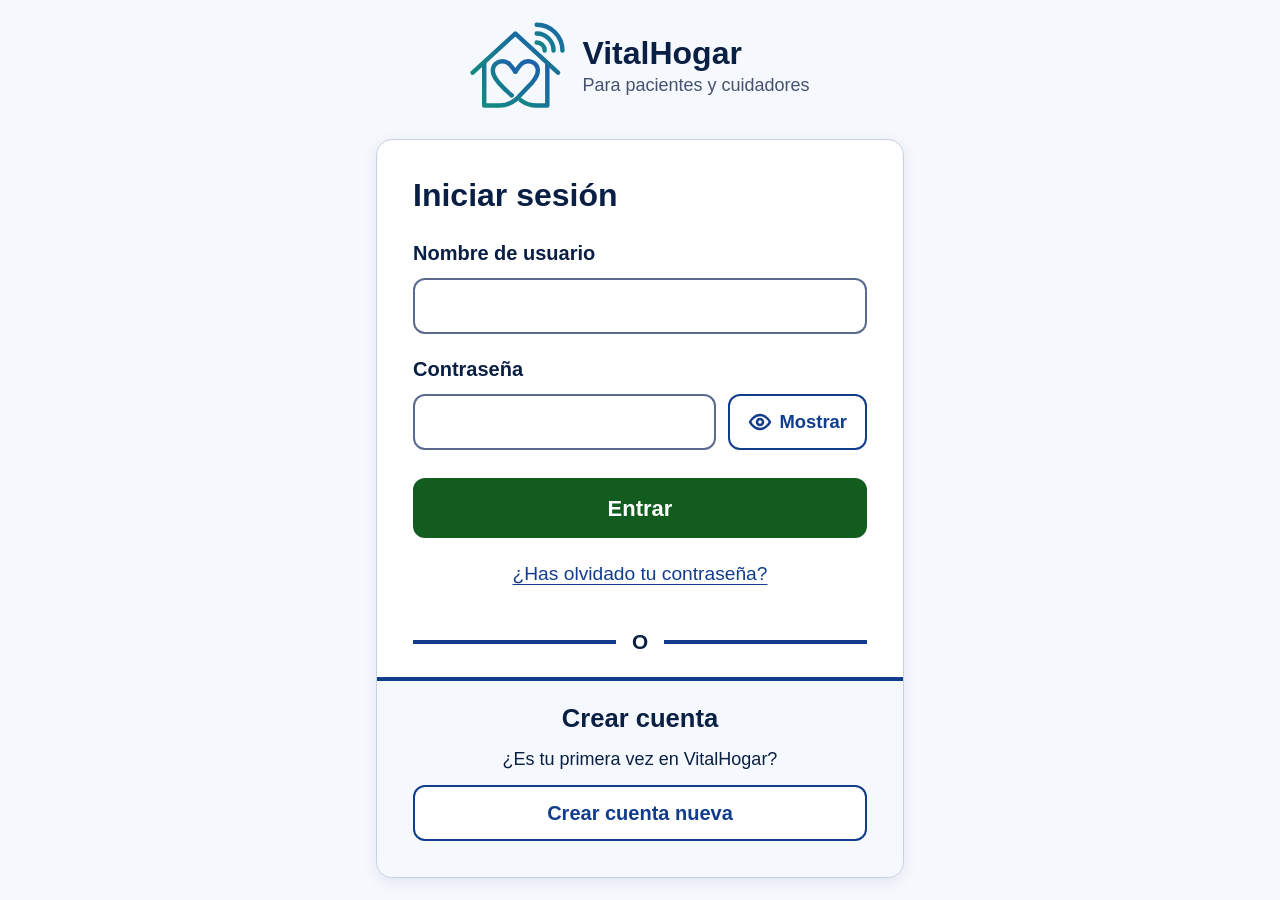
<file: login.html>
<!DOCTYPE html>
<html lang="es">
<head>
  <meta charset="UTF-8">
  <meta name="viewport" content="width=device-width, initial-scale=1.0, viewport-fit=cover">
  <title>Iniciar sesión · VitalHogar</title>
  <!-- El inicio de sesión ahora es index.html. Esta página solo redirige allí
       para que los enlaces antiguos (y las copias guardadas en el navegador) no den error 404. -->
  <meta http-equiv="refresh" content="0; url=index.html">
  <link rel="canonical" href="index.html">
  <script>location.replace("index.html");</script>
</head>
<body>
  <p><a href="index.html">Ir al inicio de sesión</a></p>
</body>
</html>
</file>
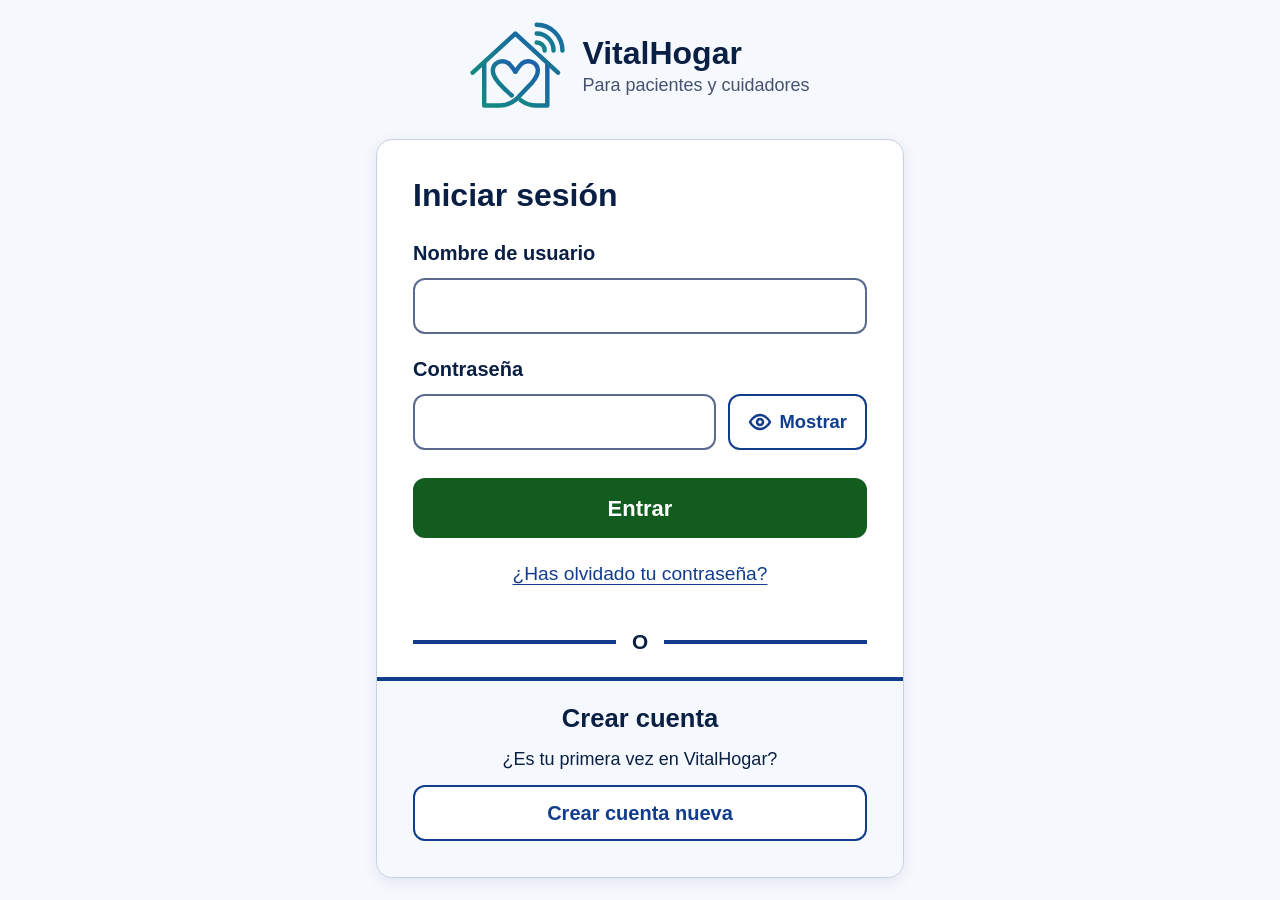
<file: medicacion.html>
<!DOCTYPE html>
<html lang="es">
<head>
  <meta charset="UTF-8">
  <meta name="viewport" content="width=device-width, initial-scale=1.0, viewport-fit=cover">
  <title>Mi medicación · VitalHogar</title>
  <meta name="description" content="Tomas de medicación del día: próximas tomas y toma pendiente.">
  <script src="preferencias.js"></script>
  <link rel="stylesheet" href="estilos.css">
</head>
<body>
  <!-- Enlace para saltar la navegación con el teclado (WCAG 2.4.1) -->
  <a class="saltar" href="#contenido">Saltar al contenido principal</a>

  <div class="app">

    <!-- ===== Barra lateral (Medicación activa) ===== -->
    <aside class="sidebar" aria-label="Navegación y emergencias">
      <nav aria-label="Menú principal">
        <ul class="nav">
          <li>
            <a href="inicio.html" class="nav-item">
              <!-- Icono de Inicio: panel con cuatro recuadros (no es una casa, para no confundirlo con Casa) -->
              <svg viewBox="0 0 48 48" aria-hidden="true" focusable="false">
                <rect x="7" y="7" width="14" height="14" rx="2"/>
                <rect x="27" y="7" width="14" height="14" rx="2"/>
                <rect x="7" y="27" width="14" height="14" rx="2"/>
                <rect x="27" y="27" width="14" height="14" rx="2"/>
              </svg>
              <span class="nav-texto">Inicio</span>
            </a>
          </li>
          <li>
            <!-- aria-current marca la página activa: sombreada y en negrita -->
            <a href="medicacion.html" class="nav-item" aria-current="page">
              <svg viewBox="0 0 48 48" aria-hidden="true" focusable="false">
                <rect x="6" y="16" width="36" height="16" rx="8" transform="rotate(-35 24 24)"/>
                <line x1="24" y1="16" x2="24" y2="32" transform="rotate(-35 24 24)"/>
              </svg>
              <span class="nav-texto">Medicación</span>
            </a>
          </li>
          <li>
            <a href="casa.html" class="nav-item">
              <svg viewBox="0 0 48 48" aria-hidden="true" focusable="false">
                <polyline points="6,24 24,8 42,24"/>
                <rect x="13" y="22" width="22" height="18"/>
              </svg>
              <span class="nav-texto">Casa</span>
            </a>
          </li>
        </ul>
      </nav>

      <button class="boton btn-sos" type="button" id="abrir-sos" aria-haspopup="dialog">
        <svg viewBox="0 0 48 48" aria-hidden="true" focusable="false">
          <polygon points="24,5 45,41 3,41"/>
          <line x1="24" y1="18" x2="24" y2="29"/>
          <circle cx="24" cy="35" r="1.5"/>
        </svg>
        <span class="sos-texto">SOS</span>
        <span class="sr-only">: pedir ayuda</span>
      </button>
    </aside>

    <!-- ===== Contenido principal ===== -->
    <main class="contenido" id="contenido" tabindex="-1">
      <header class="cabecera">
        <h1>Mi medicación</h1>
        <div class="perfiles">
          <a class="boton avatar" href="perfil.html" aria-label="Mi perfil" title="Mi perfil">
            <svg viewBox="0 0 48 48" aria-hidden="true" focusable="false">
              <circle cx="24" cy="17" r="8"/>
              <path d="M8 42c2-10 9-14 16-14s14 4 16 14"/>
            </svg>
          </a>
        </div>
      </header>

      <div class="med-layout">
        <!-- Próximas tomas -->
        <section class="med-lista" aria-labelledby="titulo-proximas">
          <h2 id="titulo-proximas" class="sr-only">Próximas tomas</h2>
          <ul>
            <li class="med-item">
              <time class="med-item-hora" datetime="21:30">21:30</time>
              <span class="med-item-nombre">Omeprazol</span>
              <button class="boton btn-foto" type="button" data-foto="omeprazol" aria-haspopup="dialog" aria-describedby="nombre-omeprazol">
                Ver foto
                <svg viewBox="0 0 32 32" aria-hidden="true" focusable="false">
                  <rect x="4" y="5" width="24" height="22" rx="2"/>
                  <circle cx="16" cy="17" r="5"/>
                  <path d="M21 5v4h7"/>
                </svg>
              </button>
              <span id="nombre-omeprazol" class="sr-only">del omeprazol de las 21:30</span>
            </li>
            <li class="med-item">
              <time class="med-item-hora" datetime="22:00">22:00</time>
              <span class="med-item-nombre">Pastilla tensión</span>
              <button class="boton btn-foto" type="button" data-foto="tension" aria-haspopup="dialog" aria-describedby="nombre-proxima">
                Ver foto
                <svg viewBox="0 0 32 32" aria-hidden="true" focusable="false">
                  <rect x="4" y="5" width="24" height="22" rx="2"/>
                  <circle cx="16" cy="17" r="5"/>
                  <path d="M21 5v4h7"/>
                </svg>
              </button>
              <span id="nombre-proxima" class="sr-only">de la pastilla de la tensión de las 22:00</span>
            </li>
            <li class="med-item">
              <time class="med-item-hora" datetime="22:30">22:30</time>
              <span class="med-item-nombre">Sobre estómago</span>
              <button class="boton btn-foto" type="button" data-foto="estomago" aria-haspopup="dialog" aria-describedby="nombre-estomago">
                Ver foto
                <svg viewBox="0 0 32 32" aria-hidden="true" focusable="false">
                  <rect x="4" y="5" width="24" height="22" rx="2"/>
                  <circle cx="16" cy="17" r="5"/>
                  <path d="M21 5v4h7"/>
                </svg>
              </button>
              <span id="nombre-estomago" class="sr-only">del sobre para el estómago de las 22:30</span>
            </li>
            <li class="med-item">
              <time class="med-item-hora" datetime="23:00">23:00</time>
              <span class="med-item-nombre">Vitamina D</span>
              <button class="boton btn-foto" type="button" data-foto="vitamina-d" aria-haspopup="dialog" aria-describedby="nombre-vitamina">
                Ver foto
                <svg viewBox="0 0 32 32" aria-hidden="true" focusable="false">
                  <rect x="4" y="5" width="24" height="22" rx="2"/>
                  <circle cx="16" cy="17" r="5"/>
                  <path d="M21 5v4h7"/>
                </svg>
              </button>
              <span id="nombre-vitamina" class="sr-only">de la vitamina D de las 23:00</span>
            </li>
          </ul>
        </section>

        <!-- Hora actual y toma pendiente -->
        <section class="med-ahora" aria-labelledby="titulo-ahora">
          <h2 id="titulo-ahora" class="sr-only">Toma pendiente</h2>
          <p class="med-reloj">
            <span class="sr-only">Hora actual:</span>
            <time id="reloj">--:--</time>
          </p>
          <p class="pastilla">Pastilla tensión</p>
          <button class="boton btn-foto" type="button" data-foto="tension" aria-haspopup="dialog" aria-describedby="nombre-pendiente">
            Ver foto
            <svg viewBox="0 0 32 32" aria-hidden="true" focusable="false">
              <rect x="4" y="5" width="24" height="22" rx="2"/>
              <circle cx="16" cy="17" r="5"/>
              <path d="M21 5v4h7"/>
            </svg>
          </button>
          <span id="nombre-pendiente" class="sr-only">de la pastilla de la tensión pendiente</span>
          <button class="boton btn-pendiente" type="button" id="btn-pastilla">
            <span class="btn-principal">Pendiente</span>
            <span class="btn-secundario">Pulsa al tomarla</span>
          </button>
        </section>
      </div>
    </main>
  </div>

  <!-- Región que lee el lector de pantalla cuando algo cambia (WCAG 4.1.3) -->
  <p class="sr-only" id="anuncio" aria-live="polite"></p>

  <!-- ===== Foto de la pastilla ===== -->
  <dialog class="dialogo dialogo-foto" id="dialogo-foto" aria-labelledby="foto-titulo">
    <button class="boton btn-cerrar" type="button" id="cerrar-foto" aria-label="Cerrar" title="Cerrar">
      <svg viewBox="0 0 24 24" aria-hidden="true" focusable="false"><path d="M6 6l12 12M18 6 6 18"/></svg>
    </button>
    <h2 id="foto-titulo">Pastilla tensión</h2>
    <figure class="foto-pastilla">
      <!-- La imagen y el texto se cambian según el botón "Ver foto" pulsado -->
      <img id="foto-imagen" src="img/pastillas/tension.svg" width="320" height="224"
           alt="Foto de la pastilla de la tensión: comprimido redondo de color blanco con una ranura en el centro">
      <figcaption id="foto-texto">Comprimido redondo blanco con una ranura en el centro.</figcaption>
    </figure>
  </dialog>

  <!-- ===== Ventana SOS: fondo difuminado, círculo rojo y cuenta atrás de 10 s con Cancelar y Avisar ahora
       (WCAG 3.3.4: se puede deshacer una activación por error) ===== -->
  <dialog class="dialogo-sos" id="dialogo-sos" aria-labelledby="sos-titulo">
    <h2 id="sos-titulo" class="sr-only">Llamada de emergencia</h2>

    <!-- Solo aparece cuando ya se está avisando -->
    <button class="boton btn-cerrar" type="button" id="sos-cerrar" aria-label="Cerrar" title="Cerrar" hidden>
      <svg viewBox="0 0 24 24" aria-hidden="true" focusable="false"><path d="M6 6l12 12M18 6 6 18"/></svg>
    </button>

    <div class="sos-circulo" aria-hidden="true">
      <svg viewBox="0 0 48 48" focusable="false">
        <polygon points="24,5 45,41 3,41"/>
        <line x1="24" y1="18" x2="24" y2="29"/>
        <circle cx="24" cy="35" r="1.5"/>
      </svg>
      <span>SOS</span>
    </div>

    <!-- Cancelar lleva el foco: es la opción segura si se ha pulsado sin querer -->
    <div class="sos-acciones">
      <button class="boton btn-cancelar-sos" type="button" id="sos-cancelar">
        Cancelar (<span id="sos-cuenta">10</span>)
      </button>
      <button class="boton btn-sos-ahora" type="button" id="sos-ahora">Avisar ahora</button>
    </div>

    <!-- Mensaje de estado (WCAG 4.1.3): se rellena al avisar -->
    <p class="sos-estado" id="sos-estado" role="status"></p>
    <p class="sr-only" id="sos-aviso" aria-live="assertive"></p>
  </dialog>

  <script src="comun.js"></script>
  <script>
    // ---------- Reloj con la hora actual ----------
    const reloj = document.getElementById("reloj");
    function pintarReloj() {
      const ahora = new Date();
      const hh = String(ahora.getHours()).padStart(2, "0");
      const mm = String(ahora.getMinutes()).padStart(2, "0");
      reloj.textContent = `${hh}:${mm}`;
      reloj.setAttribute("datetime", `${hh}:${mm}`);
    }
    pintarReloj();
    setInterval(pintarReloj, 1000);

    // ---------- Toma pendiente ----------
    configurarPastilla(document.getElementById("btn-pastilla"));

    // ---------- Ver foto ----------
    // Cada botón indica en data-foto qué medicamento enseña
    const FOTOS = {
      "tension": {
        nombre: "Pastilla tensión", texto: "Comprimido redondo blanco con una ranura en el centro.",
        alt: "Foto de la pastilla de la tensión: comprimido redondo de color blanco con una ranura en el centro"
      },
      "omeprazol": {
        nombre: "Omeprazol", texto: "Cápsula alargada, mitad rosa y mitad blanca.",
        alt: "Foto del omeprazol: cápsula alargada de color rosa y blanco"
      },
      "estomago": {
        nombre: "Sobre estómago", texto: "Sobre blanco con una cruz verde. Disolver en medio vaso de agua.",
        alt: "Foto del sobre para el estómago: sobre blanco con una cruz verde"
      },
      "vitamina-d": {
        nombre: "Vitamina D", texto: "Perla ovalada de color amarillo.",
        alt: "Foto de la vitamina D: perla ovalada de color amarillo"
      }
    };
    const dialogoFoto = document.getElementById("dialogo-foto");
    const fotoImagen = document.getElementById("foto-imagen");
    document.querySelectorAll(".btn-foto").forEach(b => b.addEventListener("click", () => {
      const id = b.dataset.foto in FOTOS ? b.dataset.foto : "tension";
      const foto = FOTOS[id];
      document.getElementById("foto-titulo").textContent = foto.nombre;
      document.getElementById("foto-texto").textContent = foto.texto;
      fotoImagen.src = `img/pastillas/${id}.svg`;
      fotoImagen.alt = foto.alt;
      dialogoFoto.showModal();
    }));
    document.getElementById("cerrar-foto").addEventListener("click", () => dialogoFoto.close());
  </script>
</body>
</html>
</file>
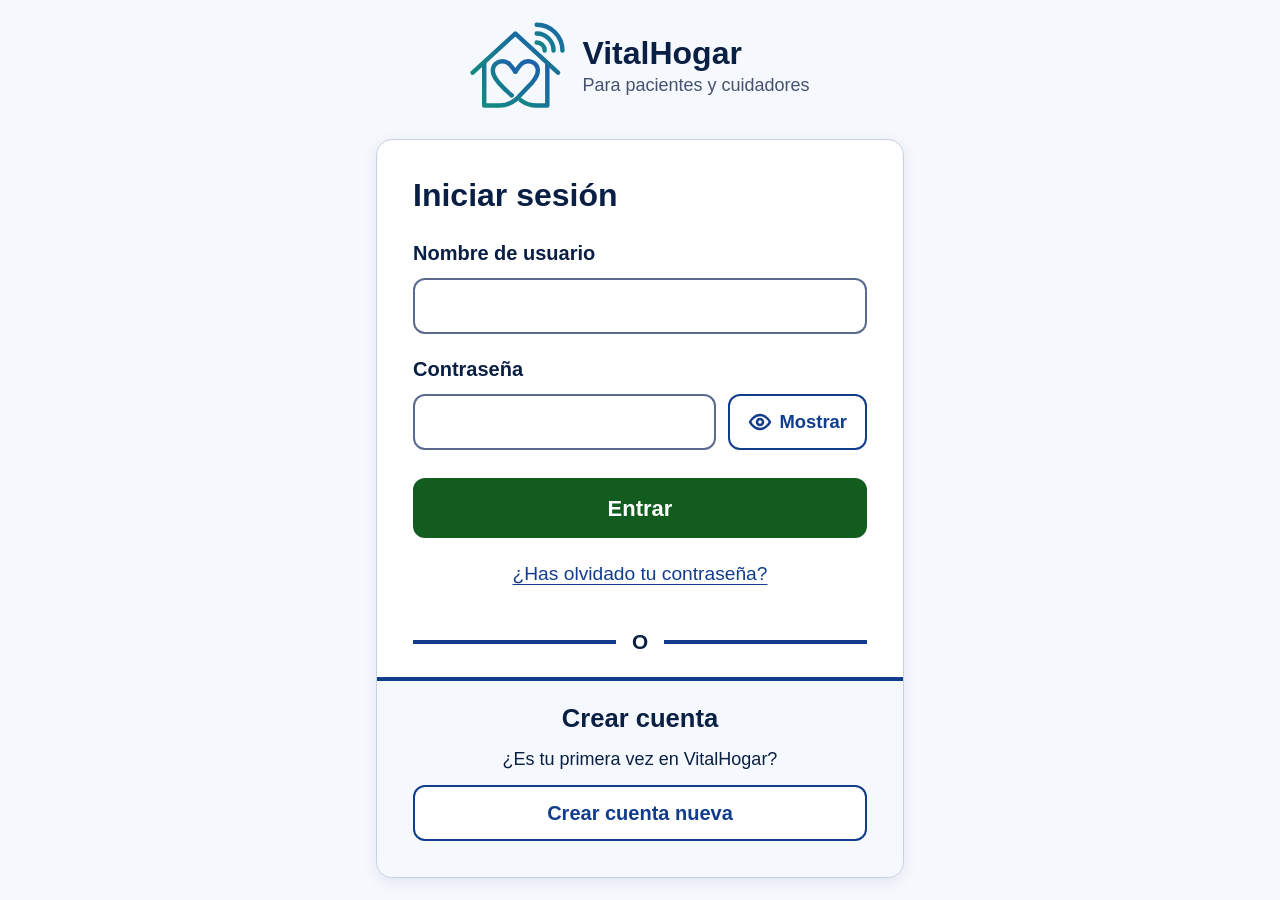
<file: perfil.html>
<!DOCTYPE html>
<html lang="es">
<head>
  <meta charset="UTF-8">
  <meta name="viewport" content="width=device-width, initial-scale=1.0, viewport-fit=cover">
  <title>Mi perfil · VitalHogar</title>
  <meta name="description" content="Datos personales y médicos, contactos, cuidador y cierre de sesión.">
  <script src="preferencias.js"></script>
  <link rel="stylesheet" href="estilos.css">
</head>
<body>
  <!-- Enlace para saltar la navegación con el teclado (WCAG 2.4.1) -->
  <a class="saltar" href="#contenido">Saltar al contenido principal</a>

  <div class="app">

    <!-- ===== Barra lateral (ningún apartado activo: el perfil se abre desde el avatar) ===== -->
    <aside class="sidebar" aria-label="Navegación y emergencias">
      <nav aria-label="Menú principal">
        <ul class="nav">
          <li>
            <a href="inicio.html" class="nav-item">
              <!-- Icono de Inicio: panel con cuatro recuadros (no es una casa, para no confundirlo con Casa) -->
              <svg viewBox="0 0 48 48" aria-hidden="true" focusable="false">
                <rect x="7" y="7" width="14" height="14" rx="2"/>
                <rect x="27" y="7" width="14" height="14" rx="2"/>
                <rect x="7" y="27" width="14" height="14" rx="2"/>
                <rect x="27" y="27" width="14" height="14" rx="2"/>
              </svg>
              <span class="nav-texto">Inicio</span>
            </a>
          </li>
          <li>
            <a href="medicacion.html" class="nav-item">
              <svg viewBox="0 0 48 48" aria-hidden="true" focusable="false">
                <rect x="6" y="16" width="36" height="16" rx="8" transform="rotate(-35 24 24)"/>
                <line x1="24" y1="16" x2="24" y2="32" transform="rotate(-35 24 24)"/>
              </svg>
              <span class="nav-texto">Medicación</span>
            </a>
          </li>
          <li>
            <a href="casa.html" class="nav-item">
              <svg viewBox="0 0 48 48" aria-hidden="true" focusable="false">
                <polyline points="6,24 24,8 42,24"/>
                <rect x="13" y="22" width="22" height="18"/>
              </svg>
              <span class="nav-texto">Casa</span>
            </a>
          </li>
        </ul>
      </nav>

      <button class="boton btn-sos" type="button" id="abrir-sos" aria-haspopup="dialog">
        <svg viewBox="0 0 48 48" aria-hidden="true" focusable="false">
          <polygon points="24,5 45,41 3,41"/>
          <line x1="24" y1="18" x2="24" y2="29"/>
          <circle cx="24" cy="35" r="1.5"/>
        </svg>
        <span class="sos-texto">SOS</span>
        <span class="sr-only">: pedir ayuda</span>
      </button>
    </aside>

    <!-- ===== Contenido principal ===== -->
    <main class="contenido" id="contenido" tabindex="-1">
      <header class="cabecera">
        <h1><span id="saludo">Buenos días</span><span class="sr-only">: tu perfil</span></h1>
        <div class="perfiles">
          <!-- aria-current: el avatar se ve pulsado mientras se está en el perfil -->
          <a class="boton avatar" href="perfil.html" aria-current="page" aria-label="Mi perfil" title="Mi perfil">
            <svg viewBox="0 0 48 48" aria-hidden="true" focusable="false">
              <circle cx="24" cy="17" r="8"/>
              <path d="M8 42c2-10 9-14 16-14s14 4 16 14"/>
            </svg>
          </a>
        </div>
      </header>

      <!-- Con cuidador vinculado los datos solo se consultan: los cambia el cuidador -->
      <p class="perfil-nota" id="nota-cuidador" hidden></p>

      <div class="perfil-layout" id="perfil">
        <!-- Datos personales -->
        <section class="perfil-bloque perfil-personales" aria-labelledby="titulo-personales">
          <div class="bloque-cabecera">
            <h2 class="bloque-titulo" id="titulo-personales">Datos personales</h2>
            <button class="boton btn-editar" type="button" data-editar="personales" aria-haspopup="dialog"
                    aria-label="Editar datos personales">
              <svg viewBox="0 0 24 24" aria-hidden="true" focusable="false"><path d="M4 20h4L19 9l-4-4L4 16z"/><path d="m13.5 6.5 4 4"/></svg>
              Editar
            </button>
          </div>
          <dl class="datos">
            <dt>Nombre</dt>
            <dd id="dato-nombre"></dd>
            <dt>Edad</dt>
            <dd id="dato-edad"></dd>
            <dt>Teléfono</dt>
            <dd id="dato-telefono"></dd>
          </dl>
        </section>

        <!-- Datos médicos -->
        <section class="perfil-bloque perfil-medicos" aria-labelledby="titulo-medicos">
          <div class="bloque-cabecera">
            <h2 class="bloque-titulo" id="titulo-medicos">Datos médicos</h2>
            <button class="boton btn-editar" type="button" data-editar="medicos" aria-haspopup="dialog"
                    aria-label="Editar datos médicos">
              <svg viewBox="0 0 24 24" aria-hidden="true" focusable="false"><path d="M4 20h4L19 9l-4-4L4 16z"/><path d="m13.5 6.5 4 4"/></svg>
              Editar
            </button>
          </div>
          <dl class="datos">
            <dt>Alergias</dt>
            <dd id="dato-alergias"></dd>
            <dt>Patologías</dt>
            <dd id="dato-patologias"></dd>
          </dl>
        </section>

        <!-- Contactos: cada uno con Llamar y Editar; se pueden añadir más -->
        <section class="perfil-bloque perfil-contactos" id="contactos" aria-labelledby="titulo-contactos" tabindex="-1">
          <div class="bloque-cabecera">
            <h2 class="bloque-titulo" id="titulo-contactos">
              <svg viewBox="0 0 48 48" aria-hidden="true" focusable="false">
                <circle cx="24" cy="17" r="8"/>
                <path d="M8 42c2-10 9-14 16-14s14 4 16 14"/>
              </svg>
              Contactos
            </h2>
            <button class="boton btn-editar" type="button" data-editar="contacto" aria-haspopup="dialog">
              <svg viewBox="0 0 24 24" aria-hidden="true" focusable="false"><circle cx="12" cy="12" r="10"/><path d="M12 7v10M7 12h10"/></svg>
              Añadir contacto
            </button>
          </div>
          <ul class="contactos-lista" id="lista-contactos"></ul>
        </section>

        <!-- Cuidador: se asocia desde la aplicación del cuidador con el código del paciente -->
        <section class="perfil-bloque perfil-cuidador" aria-labelledby="titulo-cuidador">
          <h2 class="bloque-titulo" id="titulo-cuidador">
            <svg viewBox="0 0 48 48" aria-hidden="true" focusable="false">
              <circle cx="24" cy="19" r="7"/>
              <path d="M15 13c3-5 15-5 18 0l-2 3H17z"/>
              <path d="M8 43c2-10 9-14 16-14s14 4 16 14"/>
              <path d="M24 33v6M21 36h6"/>
            </svg>
            Cuidador
          </h2>
          <p class="cuidador">
            <span class="contacto-nombre" id="cuidador-nombre"></span>
            <span class="contacto-tel" id="cuidador-tel"></span>
          </p>

          <!-- El código solo hace falta mientras no hay cuidador asociado -->
          <div class="codigo">
            <p class="codigo-ayuda" id="codigo-ayuda">Tu código de paciente. Dáselo a tu cuidador para que te asocie desde su aplicación:</p>
            <div class="codigo-fila">
              <p class="codigo-valor" id="codigo-paciente"></p>
              <button class="boton btn-editar" type="button" id="copiar-codigo">
                <svg viewBox="0 0 24 24" aria-hidden="true" focusable="false"><rect x="8" y="8" width="12" height="12" rx="2"/><path d="M16 8V5a1 1 0 0 0-1-1H5a1 1 0 0 0-1 1v10a1 1 0 0 0 1 1h3"/></svg>
                Copiar<span class="sr-only"> código</span>
              </button>
            </div>
          </div>
        </section>
      </div>
    </main>
  </div>

  <!-- Región que lee el lector de pantalla cuando algo cambia (WCAG 4.1.3) -->
  <p class="sr-only" id="anuncio" aria-live="polite"></p>

  <!-- ===== Editar una sección: la sección "se hace grande" en una ventana con fondo difuminado.
       Los campos los rellena el JS según la sección (personales, médicos o un contacto). ===== -->
  <dialog class="dialogo dialogo-editar dialogo-form" id="dialogo-editar" aria-labelledby="editar-titulo">
    <button class="boton btn-cerrar" type="button" id="cerrar-editar" aria-label="Cerrar sin guardar" title="Cerrar sin guardar">
      <svg viewBox="0 0 24 24" aria-hidden="true" focusable="false"><path d="M6 6l12 12M18 6 6 18"/></svg>
    </button>
    <h2 id="editar-titulo"></h2>

    <form class="form-nuevo" id="form-editar" novalidate>
      <div class="campos" id="editar-campos"></div>
      <div class="dialogo-botones">
        <button class="boton" type="button" id="cancelar-editar">Cancelar</button>
        <button class="boton btn-confirmar" type="submit">Guardar</button>
      </div>
    </form>
  </dialog>

  <!-- ===== Confirmar cierre de sesión (evita cerrarla por un toque accidental) ===== -->
  <dialog class="dialogo dialogo-salir" id="dialogo-salir" aria-labelledby="salir-titulo" aria-describedby="salir-texto">
    <h2 id="salir-titulo">¿Cerrar sesión?</h2>
    <p id="salir-texto">Para volver a usar la aplicación tendrás que entrar otra vez con tu usuario y contraseña.</p>
    <div class="dialogo-botones">
      <button class="boton" type="button" id="salir-no">No, seguir aquí</button>
      <button class="boton btn-salir" type="button" id="salir-si">Sí, cerrar sesión</button>
    </div>
  </dialog>

  <!-- ===== Ventana SOS: fondo difuminado, círculo rojo y cuenta atrás de 10 s con Cancelar y Avisar ahora
       (WCAG 3.3.4: se puede deshacer una activación por error) ===== -->
  <dialog class="dialogo-sos" id="dialogo-sos" aria-labelledby="sos-titulo">
    <h2 id="sos-titulo" class="sr-only">Llamada de emergencia</h2>

    <!-- Solo aparece cuando ya se está avisando -->
    <button class="boton btn-cerrar" type="button" id="sos-cerrar" aria-label="Cerrar" title="Cerrar" hidden>
      <svg viewBox="0 0 24 24" aria-hidden="true" focusable="false"><path d="M6 6l12 12M18 6 6 18"/></svg>
    </button>

    <div class="sos-circulo" aria-hidden="true">
      <svg viewBox="0 0 48 48" focusable="false">
        <polygon points="24,5 45,41 3,41"/>
        <line x1="24" y1="18" x2="24" y2="29"/>
        <circle cx="24" cy="35" r="1.5"/>
      </svg>
      <span>SOS</span>
    </div>

    <!-- Cancelar lleva el foco: es la opción segura si se ha pulsado sin querer -->
    <div class="sos-acciones">
      <button class="boton btn-cancelar-sos" type="button" id="sos-cancelar">
        Cancelar (<span id="sos-cuenta">10</span>)
      </button>
      <button class="boton btn-sos-ahora" type="button" id="sos-ahora">Avisar ahora</button>
    </div>

    <!-- Mensaje de estado (WCAG 4.1.3): se rellena al avisar -->
    <p class="sos-estado" id="sos-estado" role="status"></p>
    <p class="sr-only" id="sos-aviso" aria-live="assertive"></p>
  </dialog>

  <script src="comun.js"></script>
  <script>
    // ---------- Datos (se guardan en el navegador) ----------
    // Parten de la sesión (nombre, teléfono y familiares vinculados de quien entró) y lo
    // editado se guarda en el navegador, una ficha por usuario
    let usuario = "", sesionNombre = "", sesionTelefono = "", familiares = [];
    try {
      usuario = sessionStorage.getItem("usuario") || "";
      sesionNombre = sessionStorage.getItem("nombre-usuario") || "";
      sesionTelefono = sessionStorage.getItem("telefono-usuario") || "";
      familiares = JSON.parse(sessionStorage.getItem("familiares")) || [];
    } catch (e) {}

    const PERFIL_INICIAL = {
      nombre: sesionNombre || "Carmen García", edad: "78", telefono: sesionTelefono || "612345678",
      alergias: "Penicilina", patologias: "Hipertensión"
    };
    // Los familiares vinculados (Mario → Dara) aparecen ya en los contactos
    const CONTACTOS_INICIALES = [
      ...familiares.map(f => ({ nombre: `${f.nombre} (familiar)`, telefono: f.telefono })),
      { nombre: "Hija", telefono: "623456789" }
    ];
    // El cuidador se asocia desde la aplicación del cuidador: aquí solo se muestra.
    // Sin cuidador la persona gestiona sus datos; con cuidador, los consulta y los cambia quien le cuida.
    const CUIDADOR = familiares[0];
    const gestiona = !CUIDADOR;

    function leer(clave) {
      try { return JSON.parse(localStorage.getItem(clave + "-" + usuario)); } catch (e) { return null; }
    }
    function guardar(clave, valor) {
      try { localStorage.setItem(clave + "-" + usuario, JSON.stringify(valor)); } catch (e) {}
    }

    let perfil = { ...PERFIL_INICIAL, ...leer("perfil") };
    let contactos = leer("contactos");
    if (!Array.isArray(contactos)) contactos = CONTACTOS_INICIALES;

    // 612345678 → +34 612 345 678
    function formatoTelefono(t) {
      return "+34 " + t.replace(/(\d{3})(\d{3})(\d{3})/, "$1 $2 $3");
    }

    // ---------- Código único del paciente ----------
    // Se crea una vez y se conserva. El lector lo deletrea carácter a carácter.
    let codigo = null;
    try { codigo = localStorage.getItem("codigo-paciente"); } catch (e) {}
    if (!codigo) {
      const n = crypto.getRandomValues(new Uint32Array(2));
      codigo = `VH-${String(n[0] % 10000).padStart(4, "0")}-${String(n[1] % 10000).padStart(4, "0")}`;
      try { localStorage.setItem("codigo-paciente", codigo); } catch (e) {}
    }
    const codigoDeletreado = codigo.replace(/-/g, "").split("").join(" ");
    document.getElementById("codigo-paciente").innerHTML =
      `<span aria-hidden="true">${codigo}</span><span class="sr-only">${codigoDeletreado}</span>`;

    document.getElementById("copiar-codigo").addEventListener("click", async () => {
      try {
        await navigator.clipboard.writeText(codigo);
        anunciar("Código copiado");
      } catch (e) {
        anunciar("No se ha podido copiar. El código es " + codigoDeletreado);
      }
    });

    // ---------- Pintar los datos ----------
    function pintarPerfil() {
      document.getElementById("saludo").textContent = `Buenos días, ${perfil.nombre.split(" ")[0]}`;
      document.getElementById("dato-nombre").textContent = perfil.nombre;
      document.getElementById("dato-edad").textContent = `${perfil.edad} años`;
      document.getElementById("dato-telefono").textContent = formatoTelefono(perfil.telefono);
      document.getElementById("dato-alergias").textContent = perfil.alergias || "Ninguna";
      document.getElementById("dato-patologias").textContent = perfil.patologias || "Ninguna";
    }

    const ICONO_TELEFONO = '<svg viewBox="0 0 48 48" aria-hidden="true" focusable="false"><path d="M13 6h7l3 9-5 3a24 24 0 0 0 12 12l3-5 9 3v7a4 4 0 0 1-4 4C21 39 9 27 9 10a4 4 0 0 1 4-4z"/></svg>';
    const ICONO_LAPIZ = '<svg viewBox="0 0 24 24" aria-hidden="true" focusable="false"><path d="M4 20h4L19 9l-4-4L4 16z"/><path d="m13.5 6.5 4 4"/></svg>';

    // El botón Llamar marca el número del contacto (en el móvil abre la llamada)
    function pintarContactos() {
      const lista = document.getElementById("lista-contactos");
      lista.innerHTML = "";
      contactos.forEach((c, i) => {
        const li = document.createElement("li");
        li.className = "contacto";
        li.innerHTML = `
          <span class="contacto-datos">
            <span class="contacto-nombre"></span>
            <span class="contacto-tel"></span>
          </span>
          <a class="boton btn-llamar" href="tel:+34${c.telefono}">Llamar ${ICONO_TELEFONO}</a>
          ${gestiona ? `<button class="boton btn-editar solo-icono" type="button" data-editar="contacto" data-i="${i}"
                  aria-haspopup="dialog">${ICONO_LAPIZ}</button>` : ""}`;
        li.querySelector(".contacto-nombre").textContent = c.nombre;
        li.querySelector(".contacto-tel").textContent = formatoTelefono(c.telefono);
        li.querySelector(".btn-llamar").setAttribute("aria-label", `Llamar a ${c.nombre}`);
        const editar = li.querySelector(".btn-editar");
        if (editar) {
          editar.setAttribute("aria-label", `Editar contacto ${c.nombre}`);
          editar.title = `Editar contacto ${c.nombre}`;
        }
        lista.append(li);
      });
      if (!contactos.length) lista.innerHTML = '<li class="disp-vacio">Todavía no hay contactos</li>';
    }

    document.getElementById("cuidador-nombre").textContent = CUIDADOR ? CUIDADOR.nombre : "Todavía no tienes cuidador";
    document.getElementById("cuidador-tel").textContent = CUIDADOR ? formatoTelefono(CUIDADOR.telefono) : "";
    document.querySelector(".codigo").hidden = !gestiona;
    document.querySelectorAll(".perfil-layout > section .bloque-cabecera > [data-editar]").forEach(b => { b.hidden = !gestiona; });
    if (CUIDADOR) {
      const nota = document.getElementById("nota-cuidador");
      nota.textContent = `Si algún dato no es correcto, pídele a ${CUIDADOR.nombre.split(" ")[0]} que lo cambie.`;
      nota.hidden = false;
    }

    pintarPerfil();
    pintarContactos();

    // ---------- Editar ----------
    // Cada sección define sus campos; la misma ventana sirve para todas
    const SECCIONES = {
      personales: {
        titulo: "Editar datos personales", mensaje: "Datos personales guardados",
        campos: [
          { clave: "nombre", etiqueta: "Nombre", falta: "Escribe tu nombre", autocomplete: "name" },
          { clave: "edad", etiqueta: "Edad", tipo: "edad", falta: "Escribe tu edad", pista: "En años, con números" },
          { clave: "telefono", etiqueta: "Teléfono", tipo: "tel", falta: "Escribe tu teléfono", autocomplete: "tel-national" }
        ]
      },
      medicos: {
        titulo: "Editar datos médicos", mensaje: "Datos médicos guardados",
        campos: [
          { clave: "alergias", etiqueta: "Alergias", tipo: "largo", pista: "Opcional. Déjalo vacío si no tienes" },
          { clave: "patologias", etiqueta: "Patologías", tipo: "largo", pista: "Opcional. Déjalo vacío si no tienes" }
        ]
      },
      contacto: {
        titulo: "Editar contacto", mensaje: "Contacto guardado",
        campos: [
          { clave: "nombre", etiqueta: "Nombre", falta: "Escribe el nombre del contacto" },
          { clave: "telefono", etiqueta: "Teléfono", tipo: "tel", falta: "Escribe el teléfono del contacto" }
        ]
      }
    };

    const dialogoEditar = document.getElementById("dialogo-editar");
    const formEditar = document.getElementById("form-editar");
    const camposEditar = document.getElementById("editar-campos");
    let editando = null; // { seccion, indice } (indice null = contacto nuevo)

    function crearCampo(c, valor) {
      const id = "campo-" + c.clave;
      const pista = c.tipo === "tel" ? "9 cifras, sin el +34" : c.pista;
      const control = c.tipo === "largo"
        ? `<textarea id="${id}" rows="2"></textarea>`
        : `<input id="${id}" type="${c.tipo === "tel" ? "tel" : "text"}"
                  inputmode="${c.tipo === "tel" ? "tel" : c.tipo === "edad" ? "numeric" : "text"}"
                  autocomplete="${c.autocomplete || "off"}" aria-required="true">`;
      const div = document.createElement("div");
      div.className = "campo";
      div.innerHTML = `
        <label for="${id}">${c.etiqueta}</label>
        ${pista ? `<p class="campo-pista" id="pista-${c.clave}">${pista}</p>` : ""}
        ${c.tipo === "tel" ? `<div class="campo-tel"><span class="prefijo" aria-hidden="true">+34</span>${control}</div>` : control}
        <p class="campo-error" id="error-${c.clave}"></p>`;
      const el = div.querySelector("#" + id);
      el.value = c.tipo === "tel" && valor ? valor.replace(/(\d{3})(\d{3})(\d{3})/, "$1 $2 $3") : valor || "";
      el.setAttribute("aria-describedby", [pista ? "pista-" + c.clave : "", "error-" + c.clave].join(" ").trim());
      return div;
    }

    // Devuelve el mensaje de error (vacío si el valor es correcto)
    function validar(c, valor) {
      if (c.tipo === "largo") return "";
      if (!valor) return c.falta;
      if (c.tipo === "tel" && !/^\d{9}$/.test(valor)) return "El teléfono debe tener 9 cifras";
      if (c.tipo === "edad" && !(/^\d{1,3}$/.test(valor) && valor >= 1 && valor <= 120)) return "Escribe la edad en años, con números";
      return "";
    }

    function abrirEditor(seccion, indice) {
      const s = SECCIONES[seccion];
      const nuevo = seccion === "contacto" && indice === null;
      const valores = seccion === "contacto" ? (nuevo ? {} : contactos[indice]) : perfil;
      editando = { seccion, indice };
      document.getElementById("editar-titulo").textContent = nuevo ? "Añadir contacto" : s.titulo;
      camposEditar.replaceChildren(...s.campos.map(c => crearCampo(c, valores[c.clave])));
      dialogoEditar.showModal();
      camposEditar.querySelector("input, textarea").focus();
    }

    document.getElementById("perfil").addEventListener("click", e => {
      const boton = e.target.closest("[data-editar]");
      if (!boton) return;
      abrirEditor(boton.dataset.editar, boton.dataset.i === undefined ? null : Number(boton.dataset.i));
    });

    formEditar.addEventListener("submit", e => {
      e.preventDefault();
      const s = SECCIONES[editando.seccion];
      const datos = {};
      let primerError = null;
      s.campos.forEach(c => {
        const el = document.getElementById("campo-" + c.clave);
        let valor = el.value.trim();
        if (c.tipo === "tel") valor = valor.replace(/[\s.-]/g, "").replace(/^\+?34(?=\d{9}$)/, "");
        const error = validar(c, valor);
        el.setAttribute("aria-invalid", String(Boolean(error)));
        document.getElementById("error-" + c.clave).textContent = error;
        if (error && !primerError) primerError = el;
        datos[c.clave] = valor;
      });
      // El foco va al primer campo con error y el lector lee el mensaje (WCAG 3.3.1)
      if (primerError) {
        primerError.focus();
        return;
      }

      let mensaje = s.mensaje;
      if (editando.seccion === "contacto") {
        if (editando.indice === null) {
          contactos.push(datos);
          mensaje = `Contacto ${datos.nombre} añadido`;
        } else {
          contactos[editando.indice] = datos;
        }
        guardar("contactos", contactos);
        pintarContactos();
      } else {
        Object.assign(perfil, datos);
        guardar("perfil", perfil);
        pintarPerfil();
      }
      dialogoEditar.close();
      anunciar(mensaje);
    });

    document.getElementById("cerrar-editar").addEventListener("click", () => dialogoEditar.close());
    document.getElementById("cancelar-editar").addEventListener("click", () => dialogoEditar.close());

    // Si el botón que abrió la ventana ya no existe (contacto repintado), el foco va a la lista
    dialogoEditar.addEventListener("close", () => {
      if (!document.activeElement || document.activeElement === document.body) {
        document.getElementById("contactos").focus();
      }
    });

    // Cerrar sesión: lo gestiona comun.js (también lo usa la página del cuidador)
  </script>
</body>
</html>
</file>
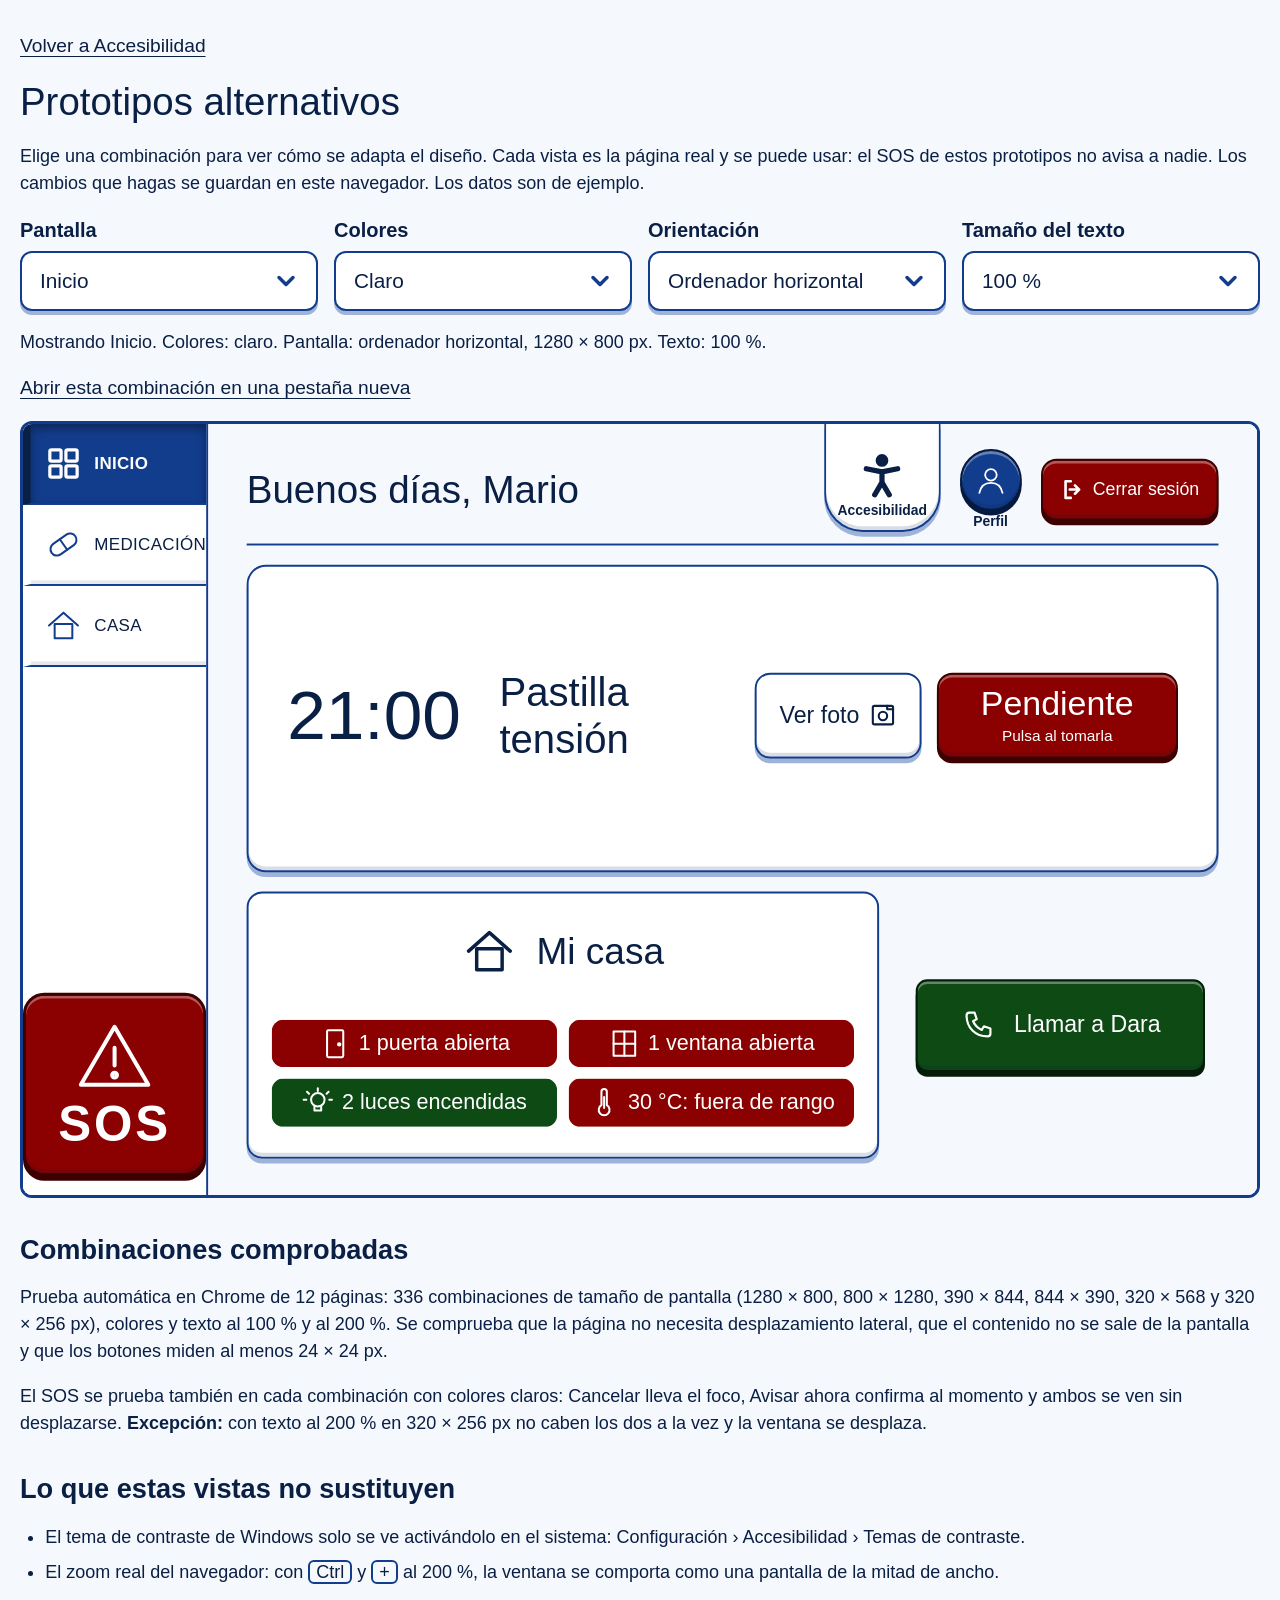
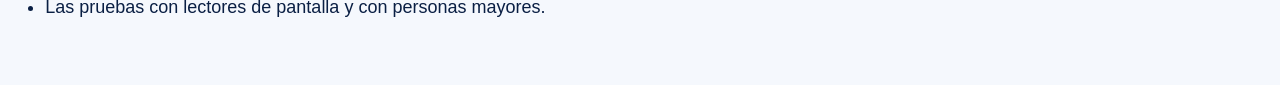
<file: prototipos.html>
<!DOCTYPE html>
<html lang="es">
<head>
  <meta charset="UTF-8">
  <meta name="viewport" content="width=device-width, initial-scale=1.0, viewport-fit=cover">
  <title>Prototipos alternativos · VitalHogar</title>
  <meta name="description" content="Cómo se adapta VitalHogar a distintos colores, orientaciones de pantalla y texto ampliado al 200 %.">
  <script src="preferencias.js"></script>
  <link rel="stylesheet" href="estilos.css">
</head>
<body>
  <a class="saltar" href="#contenido">Saltar al contenido principal</a>

  <main class="doc doc-ancha" id="contenido" tabindex="-1">
    <p><a class="enlace-pie" href="accesibilidad.html">Volver a Accesibilidad</a></p>
    <h1>Prototipos alternativos</h1>
    <p>Elige una combinación para ver cómo se adapta el diseño. Cada vista es la página real y se puede usar: el SOS de estos prototipos no avisa a nadie. Los cambios que hagas se guardan en este navegador. Los datos son de ejemplo.</p>

    <form class="proto-controles" id="controles">
      <div class="campo">
        <label for="pantalla">Pantalla</label>
        <div class="selector">
          <select id="pantalla">
            <optgroup label="Persona mayor">
              <option value="inicio.html">Inicio</option>
              <option value="medicacion.html">Medicación</option>
              <option value="casa.html">Casa</option>
              <option value="perfil.html">Mi perfil</option>
            </optgroup>
            <optgroup label="Cuidador">
              <option value="cuidador.html">Panel de pacientes</option>
              <option value="cuidador-medicacion.html">Medicación</option>
              <option value="cuidador-casa.html">Casa</option>
              <option value="cuidador-contactos.html">Contactos</option>
              <option value="cuidador-perfil.html">Mi perfil</option>
            </optgroup>
            <optgroup label="Común">
              <option value="index.html">Iniciar sesión</option>
              <option value="registro.html">Crear cuenta nueva</option>
            </optgroup>
          </select>
          <svg viewBox="0 0 24 24" aria-hidden="true" focusable="false"><path d="m6 9 6 6 6-6"/></svg>
        </div>
      </div>

      <div class="campo">
        <label for="tema">Colores</label>
        <div class="selector">
          <select id="tema">
            <option value="claro">Claro</option>
            <option value="oscuro">Oscuro</option>
            <option value="contraste">Alto contraste</option>
          </select>
          <svg viewBox="0 0 24 24" aria-hidden="true" focusable="false"><path d="m6 9 6 6 6-6"/></svg>
        </div>
      </div>

      <div class="campo">
        <label for="dispositivo">Orientación</label>
        <div class="selector">
          <select id="dispositivo">
            <option value="1280x800">Ordenador horizontal</option>
            <option value="800x1280">Tableta vertical</option>
            <option value="390x844">Móvil vertical</option>
            <option value="844x390">Móvil horizontal</option>
          </select>
          <svg viewBox="0 0 24 24" aria-hidden="true" focusable="false"><path d="m6 9 6 6 6-6"/></svg>
        </div>
      </div>

      <div class="campo">
        <label for="texto">Tamaño del texto</label>
        <div class="selector">
          <select id="texto">
            <option value="100">100 %</option>
            <option value="200">200 %</option>
          </select>
          <svg viewBox="0 0 24 24" aria-hidden="true" focusable="false"><path d="m6 9 6 6 6-6"/></svg>
        </div>
      </div>
    </form>

    <p id="resumen" role="status"></p>
    <p><a class="enlace-pie" id="abrir" href="#" target="_blank" rel="noopener">Abrir esta combinación en una pestaña nueva</a></p>

    <!-- La vista conserva su tamaño real (con sus mismas reglas responsive) y se reduce para caber -->
    <div class="proto-escenario" id="escenario">
      <div class="proto-marco" id="marco">
        <iframe id="vista" title="Vista previa de la combinación elegida"></iframe>
      </div>
    </div>

    <h2>Combinaciones comprobadas</h2>
    <p>Prueba automática en Chrome de 12 páginas: 336 combinaciones de tamaño de pantalla (1280 × 800, 800 × 1280, 390 × 844, 844 × 390, 320 × 568 y 320 × 256 px), colores y texto al 100 % y al 200 %. Se comprueba que la página no necesita desplazamiento lateral, que el contenido no se sale de la pantalla y que los botones miden al menos 24 × 24 px.</p>
    <p>El SOS se prueba también en cada combinación con colores claros: Cancelar lleva el foco, Avisar ahora confirma al momento y ambos se ven sin desplazarse. <strong>Excepción:</strong> con texto al 200 % en 320 × 256 px no caben los dos a la vez y la ventana se desplaza.</p>

    <h2>Lo que estas vistas no sustituyen</h2>
    <ul class="doc-lista">
      <li>El tema de contraste de Windows solo se ve activándolo en el sistema: Configuración › Accesibilidad › Temas de contraste.</li>
      <li>El zoom real del navegador: con <kbd>Ctrl</kbd> y <kbd>+</kbd> al 200 %, la ventana se comporta como una pantalla de la mitad de ancho.</li>
      <li>Las pruebas con lectores de pantalla y con personas mayores.</li>
    </ul>
  </main>

  <script>
    const controles = document.getElementById("controles");
    const marco = document.getElementById("marco");
    const vista = document.getElementById("vista");
    const escenario = document.getElementById("escenario");
    const campo = id => document.getElementById(id);

    function textoElegido(id) {
      const select = campo(id);
      return select.options[select.selectedIndex].text;
    }

    function ajustarTamano() {
      const [ancho, alto] = campo("dispositivo").value.split("x").map(Number);
      const escala = Math.min(1, (escenario.clientWidth - 6) / ancho);
      vista.style.width = `${ancho}px`;
      vista.style.height = `${alto}px`;
      vista.style.transform = `scale(${escala})`;
      marco.style.width = `${Math.floor(ancho * escala)}px`;
      marco.style.height = `${Math.floor(alto * escala)}px`;
    }

    function mostrar() {
      const direccion = `${campo("pantalla").value}?vista=1&tema=${campo("tema").value}&texto=${campo("texto").value}`;
      vista.src = direccion;
      campo("abrir").href = direccion;
      ajustarTamano();
      campo("resumen").textContent =
        `Mostrando ${textoElegido("pantalla")}. Colores: ${textoElegido("tema").toLowerCase()}. Pantalla: ${textoElegido("dispositivo").toLowerCase()}, ${campo("dispositivo").value.replace("x", " × ")} px. Texto: ${textoElegido("texto")}.`;
    }

    controles.addEventListener("change", mostrar);
    controles.addEventListener("submit", e => e.preventDefault());
    // También se reajusta cuando aparece la barra de desplazamiento de la página
    new ResizeObserver(ajustarTamano).observe(escenario);
    mostrar();
  </script>
</body>
</html>
</file>
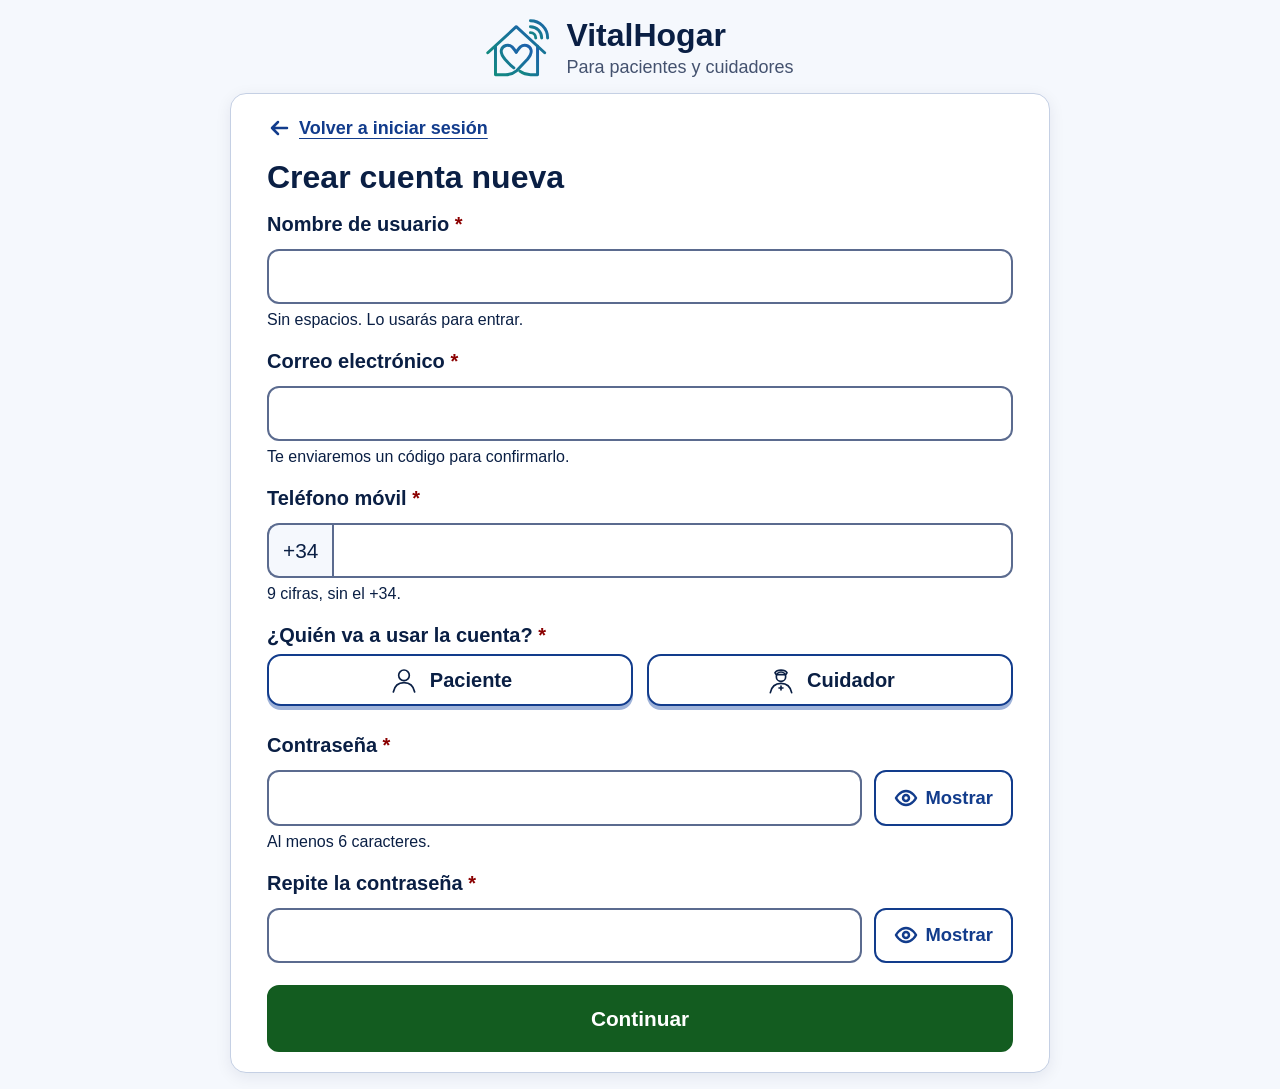
<file: registro.html>
<!DOCTYPE html>
<html lang="es">
<head>
  <meta charset="UTF-8">
  <meta name="viewport" content="width=device-width, initial-scale=1.0, viewport-fit=cover">
  <title>Crear cuenta nueva · VitalHogar</title>
  <meta name="description" content="Crea tu cuenta de VitalHogar como paciente o como cuidador.">
  <script src="preferencias.js"></script>
  <link rel="stylesheet" href="estilos.css">
</head>
<!-- data-pagina="login": comun.js no redirige aquí aunque la sesión esté cerrada -->
<body data-pagina="login">
  <!-- Enlace para saltar la navegación con el teclado (WCAG 2.4.1) -->
  <a class="saltar" href="#contenido">Saltar al contenido principal</a>

  <div class="app">
    <main class="contenido" id="contenido" tabindex="-1">
      <div class="login-layout registro-layout">
        <!-- Logo de VitalHogar con su degradado verde azulado → azul -->
        <div class="login-marca">
          <svg class="logo-grande" viewBox="0 0 54 50" role="img" aria-label="Logo de VitalHogar" focusable="false">
            <defs>
              <linearGradient id="degradado-logo" x1="0" y1="1" x2="1" y2="0">
                <stop offset="0" class="logo-color-1"/>
                <stop offset="1" class="logo-color-2"/>
              </linearGradient>
            </defs>
            <g stroke="url(#degradado-logo)">
              <path d="M8 23v24h8.5c3.5 0 6.5-1 9.5-3.5l9-9.5c2.5-3 3.5-6 3-8-1-4-6-5-9-2.5-1.5 1.5-2.5 3-3.5 4.5"/>
              <path d="M25.5 28c-1-1.5-2-3-3.5-4.5-3-2.5-8-1.5-9 2.5-.5 2 .5 5 3 8 2.5 2.8 5 5.3 7.5 7.3"/>
              <path d="M28.5 44c2.5 1.8 5.5 3 9 3h6V23"/>
              <path d="M1.5 28.5 25.5 6.5l24 22"/>
              <path d="M37.5 11.5a4.5 4.5 0 0 1 4.5 4.5M37.5 6.5a9.5 9.5 0 0 1 9.5 9.5M37.5 1.5A14.5 14.5 0 0 1 52 16"/>
            </g>
          </svg>
          <div>
            <p class="login-nombre">VitalHogar</p>
            <p class="login-lema">Para pacientes y cuidadores</p>
          </div>
        </div>

        <!-- Crear cuenta: datos → confirmar el correo con un código → cuenta creada -->
        <div class="login registro" id="registro">
          <a class="enlace-volver" id="registro-volver" href="index.html">
            <svg viewBox="0 0 24 24" aria-hidden="true" focusable="false"><path d="M20 12H5M11 6l-6 6 6 6"/></svg>
            <span id="registro-volver-texto">Volver a iniciar sesión</span>
          </a>

          <h1 id="registro-titulo">Crear cuenta nueva</h1>

          <!-- Paso 1: datos de la cuenta -->
          <form class="form-nuevo" id="form-registro" data-paso="datos" novalidate>
            <div class="campo">
              <label for="reg-usuario">Nombre de usuario <span class="obligatorio" aria-hidden="true">*</span></label>
              <input id="reg-usuario" type="text" autocomplete="username" autocapitalize="none" aria-required="true"
                     aria-describedby="pista-reg-usuario error-reg-usuario">
              <p class="campo-pista" id="pista-reg-usuario">Sin espacios. Lo usarás para entrar.</p>
              <p class="campo-error" id="error-reg-usuario"></p>
            </div>

            <div class="campo">
              <label for="reg-correo">Correo electrónico <span class="obligatorio" aria-hidden="true">*</span></label>
              <input id="reg-correo" type="email" inputmode="email" autocomplete="email" autocapitalize="none" aria-required="true"
                     aria-describedby="pista-reg-correo error-reg-correo">
              <p class="campo-pista" id="pista-reg-correo">Te enviaremos un código para confirmarlo.</p>
              <p class="campo-error" id="error-reg-correo"></p>
            </div>

            <div class="campo">
              <label for="reg-telefono">Teléfono móvil <span class="obligatorio" aria-hidden="true">*</span></label>
              <div class="campo-tel">
                <span class="prefijo" aria-hidden="true">+34</span>
                <input id="reg-telefono" type="tel" inputmode="tel" autocomplete="tel-national" aria-required="true"
                       aria-describedby="pista-reg-telefono error-reg-telefono">
              </div>
              <p class="campo-pista" id="pista-reg-telefono">9 cifras, sin el +34.</p>
              <p class="campo-error" id="error-reg-telefono"></p>
            </div>

            <div class="campo">
            <fieldset class="opciones-perfil" id="reg-tipo" role="radiogroup" tabindex="-1" aria-required="true" aria-describedby="error-reg-tipo">
              <legend>¿Quién va a usar la cuenta? <span class="obligatorio" aria-hidden="true">*</span></legend>
              <label class="opcion-perfil">
                <input type="radio" name="tipo" value="paciente">
                <span>
                  <svg viewBox="0 0 48 48" aria-hidden="true" focusable="false">
                    <circle cx="24" cy="17" r="8"/>
                    <path d="M8 42c2-10 9-14 16-14s14 4 16 14"/>
                  </svg>
                  <span class="opcion-texto">Paciente</span>
                </span>
              </label>
              <label class="opcion-perfil">
                <input type="radio" name="tipo" value="cuidador">
                <span>
                  <svg viewBox="0 0 48 48" aria-hidden="true" focusable="false">
                    <circle cx="24" cy="19" r="7"/>
                    <path d="M15 13c3-5 15-5 18 0l-2 3H17z"/>
                    <path d="M8 43c2-10 9-14 16-14s14 4 16 14"/>
                    <path d="M24 33v6M21 36h6"/>
                  </svg>
                  <span class="opcion-texto">Cuidador</span>
                </span>
              </label>
            </fieldset>
            <p class="campo-error" id="error-reg-tipo"></p>
            </div>

            <div class="campo">
              <label for="reg-clave">Contraseña <span class="obligatorio" aria-hidden="true">*</span></label>
              <div class="campo-clave">
                <input id="reg-clave" type="password" autocomplete="new-password" aria-required="true"
                       aria-describedby="pista-reg-clave error-reg-clave">
                <button class="boton btn-editar" type="button" data-ver-clave="reg-clave" aria-pressed="false">
                  <svg viewBox="0 0 24 24" aria-hidden="true" focusable="false">
                    <path d="M2 12s3.6-7 10-7 10 7 10 7-3.6 7-10 7-10-7-10-7Z"/>
                    <circle cx="12" cy="12" r="3"/>
                    <path class="ojo-tachado" d="M4 4l16 16" hidden/>
                  </svg>
                  <span class="ver-clave-texto">Mostrar</span>
                  <span class="sr-only">la contraseña</span>
                </button>
              </div>
              <p class="campo-pista" id="pista-reg-clave">Al menos 6 caracteres.</p>
              <p class="campo-error" id="error-reg-clave"></p>
            </div>

            <div class="campo">
              <label for="reg-clave2">Repite la contraseña <span class="obligatorio" aria-hidden="true">*</span></label>
              <div class="campo-clave">
                <input id="reg-clave2" type="password" autocomplete="new-password" aria-required="true"
                       aria-describedby="error-reg-clave2">
                <button class="boton btn-editar" type="button" data-ver-clave="reg-clave2" aria-pressed="false">
                  <svg viewBox="0 0 24 24" aria-hidden="true" focusable="false">
                    <path d="M2 12s3.6-7 10-7 10 7 10 7-3.6 7-10 7-10-7-10-7Z"/>
                    <circle cx="12" cy="12" r="3"/>
                    <path class="ojo-tachado" d="M4 4l16 16" hidden/>
                  </svg>
                  <span class="ver-clave-texto">Mostrar</span>
                  <span class="sr-only">la contraseña repetida</span>
                </button>
              </div>
              <p class="campo-error" id="error-reg-clave2"></p>
            </div>

            <div class="dialogo-botones">
              <button class="boton btn-confirmar" type="submit">Continuar</button>
            </div>
          </form>

          <!-- Paso 2: código recibido por correo -->
          <form class="form-nuevo" id="form-verificar" data-paso="correo" novalidate hidden>
            <p class="form-texto" id="verificar-texto"></p>

            <div class="campo">
              <label for="ver-codigo">Código del correo <span class="obligatorio" aria-hidden="true">*</span></label>
              <input id="ver-codigo" class="input-codigo" type="text" inputmode="numeric" autocomplete="one-time-code"
                     maxlength="7" aria-required="true" aria-describedby="verificar-texto error-ver-codigo">
              <p class="campo-error" id="error-ver-codigo"></p>
            </div>

            <div class="dialogo-botones">
              <button class="boton" type="button" id="registro-reenviar">Reenviar correo</button>
              <button class="boton btn-confirmar" type="submit">Verificar</button>
            </div>
          </form>

          <!-- Fin: cuenta creada -->
          <div class="paso-fin" data-paso="fin" hidden>
            <span class="icono-ok" aria-hidden="true">
              <svg viewBox="0 0 24 24" focusable="false"><path d="m5 12 5 5 9-10"/></svg>
            </span>
            <p id="registro-fin-texto"></p>
            <button class="boton btn-confirmar btn-entrar" type="button" id="registro-entrar"
                    aria-describedby="registro-fin-texto">Entrar</button>
          </div>
        </div>
      </div>
    </main>
  </div>

  <!-- Región que lee el lector de pantalla cuando algo cambia (WCAG 4.1.3) -->
  <p class="sr-only" id="anuncio" aria-live="polite"></p>

  <script src="comun.js"></script>
  <script src="cuentas.js"></script>
  <script>
    const registro = document.getElementById("registro");
    const regTelefono = document.getElementById("reg-telefono");
    const volver = document.getElementById("registro-volver");
    const volverTexto = document.getElementById("registro-volver-texto");
    let nuevaCuenta = null;   // datos del paso 1, a la espera de verificar el teléfono
    let codigoRegistro = null;
    let cuentaCreada = false;
    let pasoActual = "datos";

    function irAPaso(paso) {
      pasoActual = paso;
      mostrarPaso(registro, paso);
      volver.hidden = paso === "fin";
      volverTexto.textContent = paso === "correo" ? "Volver a mis datos" : "Volver a iniciar sesión";
      const titulo = paso === "fin" ? "Cuenta creada" : "Crear cuenta nueva";
      document.getElementById("registro-titulo").textContent = titulo;
      document.title = `${titulo} · VitalHogar`;
    }

    // ---------- Retroceder ----------
    // Cada paso es una entrada del historial: el botón Atrás del navegador y el enlace
    // "Volver" hacen lo mismo. Al volver a los datos, lo escrito sigue en el formulario.
    volver.addEventListener("click", e => {
      if (pasoActual !== "correo") return; // en el primer paso, el enlace lleva al inicio de sesión
      e.preventDefault();
      history.back();
    });

    window.addEventListener("popstate", e => {
      // La cuenta ya existe: no tiene sentido volver a rellenar el formulario
      if (cuentaCreada) {
        location.replace("index.html");
        return;
      }
      const paso = e.state?.paso === "correo" && nuevaCuenta ? "correo" : "datos";
      irAPaso(paso);
    });

    // Al recargar se pierden los datos: se vuelve al primer paso sin dejar entradas de más
    if (history.state?.paso === "correo") history.back();
    if (history.state?.paso === "fin") location.replace("index.html");

    // ---------- Paso 1: datos ----------
    function pedirCodigoRegistro() {
      codigoRegistro = CODIGO_CORREO;
      // El correo lo escribe la persona: se pone como texto, nunca como HTML
      const correo = document.createElement("strong");
      correo.textContent = nuevaCuenta.correo;
      document.getElementById("verificar-texto").replaceChildren(
        "Hemos enviado un código a ", correo, ". Escríbelo aquí.");
    }

    document.getElementById("form-registro").addEventListener("submit", e => {
      e.preventDefault();
      const correo = normalizar(document.getElementById("reg-correo").value);
      const usuario = normalizar(document.getElementById("reg-usuario").value);
      const telefono = soloCifras(regTelefono.value);
      const clave = document.getElementById("reg-clave").value;
      const clave2 = document.getElementById("reg-clave2").value;
      const tipo = new FormData(e.target).get("tipo");

      const ok = comprobar([
        ["reg-usuario", !usuario ? "Escribe un nombre de usuario"
          : !/^[a-z0-9._ñ-]{3,}$/.test(usuario) ? "Usa al menos 3 letras o números, sin espacios"
          : usuarios[usuario] ? "Ese nombre de usuario ya existe. Prueba con otro" : ""],
        ["reg-correo", !correo ? "Escribe tu correo electrónico"
          : !/^[^\s@]+@[^\s@]+\.[^\s@]+$/.test(correo) ? "Escribe un correo válido, como nombre@gmail.com"
          : Object.values(usuarios).some(u => u.correo === correo) ? "Ya hay una cuenta con ese correo" : ""],
        ["reg-telefono", !telefono ? "Escribe tu teléfono móvil"
          : !/^[67]\d{8}$/.test(telefono) ? "Escribe un móvil de 9 cifras que empiece por 6 o 7" : ""],
        ["reg-tipo", tipo ? "" : "Elige quién va a usar la cuenta"],
        ["reg-clave", errorClave(clave)],
        ["reg-clave2", errorRepetir(clave2, clave)]
      ]);
      if (!ok) return;

      // Ya no se pide el nombre: la aplicación muestra el de usuario
      nuevaCuenta = { usuario, nombre: usuario, correo, telefono, clave, tipo };
      pedirCodigoRegistro();
      document.getElementById("form-verificar").reset();
      limpiarErrores(document.getElementById("form-verificar"));
      history.pushState({ paso: "correo" }, "");
      irAPaso("correo");
    });

    // Al corregir un campo marcado en rojo, su aviso desaparece sin esperar a "Continuar"
    document.getElementById("form-registro").addEventListener("input", e => {
      const campo = e.target.type === "radio" ? document.getElementById("reg-tipo") : e.target;
      if (campo.getAttribute("aria-invalid") !== "true") return;
      campo.removeAttribute("aria-invalid");
      document.getElementById("error-" + campo.id).textContent = "";
    });

    // ---------- Paso 2: código del correo ----------
    document.getElementById("registro-reenviar").addEventListener("click", () => {
      pedirCodigoRegistro();
      anunciar("Te hemos enviado un correo nuevo");
    });

    document.getElementById("form-verificar").addEventListener("submit", e => {
      e.preventDefault();
      const codigo = document.getElementById("ver-codigo").value.replace(/\s/g, "");
      const ok = comprobar([
        ["ver-codigo", !codigo ? "Escribe el código que te ha llegado por correo"
          : codigo !== codigoRegistro ? "El código no es correcto. Revisa el correo o pide uno nuevo" : ""]
      ]);
      if (!ok) return;

      const { usuario, ...datos } = nuevaCuenta;
      usuarios[usuario] = datos;
      guardarUsuarios();
      // El perfil del paciente empieza con su nombre y su teléfono
      if (datos.tipo === "paciente") {
        let perfil = {};
        try { perfil = JSON.parse(localStorage.getItem("perfil")) || {}; } catch (e) {}
        try { localStorage.setItem("perfil", JSON.stringify({ ...perfil, nombre: datos.nombre, telefono: datos.telefono })); } catch (e) {}
      }
      document.getElementById("registro-fin-texto").textContent =
        `Correo confirmado. Tu cuenta de ${datos.tipo} está lista, ${datos.nombre}.`;
      cuentaCreada = true;
      history.replaceState({ paso: "fin" }, "");
      irAPaso("fin");
      anunciar("Cuenta creada");
    });

    document.getElementById("registro-entrar").addEventListener("click", () => entrar(nuevaCuenta.usuario));
  </script>
</body>
</html>
</file>
<file: estilos.css>
/* ===== Paleta: blanco y azul como base, verde = positivo, rojo = negativo =====
   Contraste del texto (WCAG 1.4.6 AAA pide 7:1):
   --texto sobre blanco ........ 16.3:1
   --azul sobre blanco ......... 10.2:1   (blanco sobre --azul igual)
   --texto sobre --azul-claro .. 13.6:1
   blanco sobre --verde ........ 10.4:1
   blanco sobre --rojo ......... 10:1
   Bordes (--borde) sobre blanco 10.2:1 (WCAG 1.4.11 pide 3:1). */
:root {
  --fondo: #f5f8fd;
  --blanco: #ffffff;    /* superficie de tarjetas, barra y ventanas */
  --texto: #0a1f44;     /* azul muy oscuro para el texto */
  --borde: #123c8c;
  --icono: #123c8c;

  --azul: #123c8c;
  --azul-hover: #1d50b3; /* hover más claro que la base: blanco encima 7.4:1 */
  --azul-sombra: #061a40;
  --azul-claro: #e3ecfa;

  --boton: #ffffff;
  --boton-hover: #b9cff2; /* --texto encima 10:1 */
  --boton-sombra: #9fb3d9;

  --verde: #0d4a14;
  --verde-hover: #14631d; /* blanco encima 7.4:1 */
  --verde-sombra: #041d08;

  --rojo: #8b0000;
  --rojo-hover: #b00000; /* blanco encima 7.4:1 */
  --rojo-sombra: #3d0000;
  --sobre-rojo: #ffffff; /* texto encima del rojo */
  --sobre-verde: #ffffff; /* texto encima del verde */

  /* Amarillo = situación intermedia (p. ej. puertas parcialmente cerradas).
     Texto negro encima: 13:1. Borde oscuro para que se distinga sobre blanco. */
  --amarillo: #f5c518;
  --amarillo-borde: #7a5c00;
  --sobre-amarillo: #000000;

  /* Foco de teclado: anillo azul claro pegado al control + borde azul oscuro por fuera.
     Azul claro sobre --azul 7.6:1 · sobre rojo 7.4:1 · sobre verde 7.8:1
     Borde --texto sobre blanco / fondo 16:1 → AAA en cualquier control */
  --foco: #b3e5ff;
  --foco-borde: #0a1f44;

  --radio: 16px;

  /* Inicio de sesión. Sobre blanco: --campo-borde 5.3:1, --enlace 10.2:1.
     Blanco sobre --entrar 8.1:1 · --texto-suave sobre --fondo 7.3:1. --linea es decorativa. */
  --campo-borde: #5b6b8f;
  --enlace: #123c8c;
  --entrar: #135c20;
  --entrar-hover: #0d4a14;
  --texto-suave: #44526f;
  --linea: #c5d0e4;

  --error-texto: var(--rojo); /* sobre blanco 10:1 */
}

/* Tema oscuro: texto claro sobre azul noche
   --texto sobre --blanco 14.5:1 · --borde sobre --blanco 7.4:1 · texto sobre hover 7.6:1 */
html.oscuro {
  color-scheme: dark;
  --fondo: #0a1222;
  --blanco: #14203a;
  --texto: #eef3ff;
  --borde: #8fb0ff;
  --icono: #ffffff;
  --boton: #14203a;
  --boton-hover: #344b80;
  --boton-sombra: #000000;
  --foco-borde: #ffffff;

  /* Rojo y verde claros con texto negro para que destaquen sobre el azul noche:
     negro sobre --rojo 7.6:1 · negro sobre --verde 12:1
     --rojo sobre --blanco 5.8:1 · --verde sobre --blanco 9.3:1 (WCAG 1.4.11 pide 3:1) */
  --verde: #4ade80;
  --verde-hover: #86efac;
  --verde-sombra: #16a34a;
  --rojo: #ff6b6b;
  --rojo-hover: #ff9b9b;
  --rojo-sombra: #e53935;
  --sobre-rojo: #000000;
  --sobre-verde: #000000;
  --amarillo: #facc15;     /* negro encima 12:1 */
  --amarillo-borde: #facc15;
  --campo-borde: #8fb0ff;
  --enlace: #8fb0ff;
  --entrar: #4ade80;
  --entrar-hover: #86efac;
  --texto-suave: #c8d4ee;
  --linea: #33466f;
  --error-texto: #ffb3b3; /* más claro que --rojo: sobre --blanco supera 7:1 */
}

/* Alto contraste: blanco y negro (21:1), salvo el rojo y el verde, que se mantienen
   para no perder su significado, en tonos muy oscuros con texto blanco:
   blanco sobre --rojo 8.9:1 · blanco sobre --verde 8.3:1. Sombras y bordes en negro. */
html.contraste {
  --fondo: #ffffff;
  --blanco: #ffffff;
  --texto: #000000;
  --borde: #000000;
  --icono: #000000;
  --azul: #000000;
  --azul-hover: #333333;
  --azul-sombra: #888888;
  --boton: #ffffff;
  --boton-hover: #bdbdbd;
  --boton-sombra: #888888;
  --verde: #005c00;
  --verde-hover: #003d00;
  --verde-sombra: #000000;
  --sobre-verde: #ffffff;
  --rojo: #990000;
  --rojo-hover: #660000;
  --rojo-sombra: #000000;
  --sobre-rojo: #ffffff;
  --amarillo: #ffd400;     /* negro encima 14:1, con borde negro */
  --amarillo-borde: #000000;
  --foco: #ffffff;
  --foco-borde: #000000;
  --campo-borde: #000000;
  --enlace: #000000;
  --entrar: #005c00;
  --entrar-hover: #003d00;
  --texto-suave: #000000;
  --linea: #000000;
}

* {
  box-sizing: border-box;
  margin: 0;
  padding: 0;
}

/* Todo el texto está en rem: sigue el tamaño de letra y el zoom del navegador */
html {
  font-size: 100%;
}

body {
  font-family: Helvetica, "Helvetica Neue", Arial, sans-serif;
  background: var(--fondo);
  color: var(--texto);
  font-size: 1.125rem;
  line-height: 1.5;
}

ul {
  list-style: none;
}

/* Que "hidden" oculte siempre, aunque el elemento tenga su propio display */
[hidden] {
  display: none !important;
}

svg {
  fill: none;
  stroke: currentColor;
  stroke-width: 2.5;
  stroke-linecap: round;
  stroke-linejoin: round;
}

/* Oculto a la vista pero leído por el lector de pantalla */
.sr-only {
  position: absolute;
  width: 1px;
  height: 1px;
  overflow: hidden;
  clip: rect(0 0 0 0);
  white-space: nowrap;
}

/* Los avisos que van tras .app (100 % de alto) alargarían la página 1 px y saldría scroll */
body > .sr-only {
  top: 0;
}

/* Enlace "Saltar al contenido": fuera de la pantalla hasta que recibe el foco */
.saltar {
  position: absolute;
  top: -200px;
  left: 8px;
  z-index: 100;
  padding: 12px 20px;
  background: var(--texto);
  color: var(--blanco);
  font-weight: 700;
  border-radius: 8px;
}

.saltar:focus {
  top: 8px;
}

/* Foco visible y grueso en todo lo que se puede usar con teclado (WCAG 2.4.7 / 2.4.13) */
:focus-visible,
.boton:focus-visible {
  outline: 4px solid var(--foco-borde);
  outline-offset: 5px;
  box-shadow: 0 0 0 5px var(--foco);
}

main:focus,
section:focus {
  outline: none;
}

/* ===== Botones con relieve (sin animaciones) =====
   Cada botón define --base, --base-hover y --sombra (el "grosor" de la tecla). */
.boton {
  --base: var(--boton);
  --base-hover: var(--boton-hover);
  --sombra: var(--boton-sombra);
  background: var(--base);
  color: var(--texto);
  border: 2px solid var(--borde);
  border-radius: var(--radio);
  font: inherit;
  text-decoration: none;
  cursor: pointer;
  box-shadow:
    inset 0 3px 0 rgba(255, 255, 255, 0.35),
    inset 0 -4px 0 rgba(10, 31, 68, 0.15),
    0 5px 0 var(--sombra);
}

.boton:hover {
  background: var(--base-hover);
}

/* El hover también se ve sin depender del color: anillo por dentro, en el color del texto
   del botón, para que contraste siempre y ningún contenedor lo recorte.
   Solo con ratón: en pantallas táctiles se quedaría marcado después de tocar. */
@media (hover: hover) {
  .boton:hover:not(:disabled):not(:focus-visible) {
    outline: 3px solid currentColor;
    outline-offset: -6px;
  }

  .campo input:hover:not(:focus-visible),
  .campo textarea:hover:not(:focus-visible) {
    box-shadow: inset 0 0 0 2px var(--borde);
  }
}

/* Al pulsar: relieve hacia dentro, sin movimiento */
.boton:active {
  box-shadow:
    inset 0 4px 6px rgba(10, 31, 68, 0.45),
    0 1px 0 var(--sombra);
}

.boton:disabled {
  opacity: 0.5;
  cursor: not-allowed;
}

.boton:disabled:hover {
  background: var(--base);
}

/* Variantes de color: azul (acciones), rojo (emergencia / pendiente), verde (hecho) */
.btn-sos,
.btn-sos-ahora,
.btn-pendiente,
.btn-cerrar,
.btn-salir,
.btn-alerta,
.btn-colgar {
  --base: var(--rojo);
  --base-hover: var(--rojo-hover);
  --sombra: var(--rojo-sombra);
  border-color: var(--rojo-sombra);
  color: var(--sobre-rojo);
}

.avatar,
.btn-anadir {
  --base: var(--azul);
  --base-hover: var(--azul-hover);
  --sombra: var(--azul-sombra);
  border-color: var(--azul-sombra);
  color: #ffffff;
}

.btn-pendiente.tomada,
.btn-confirmar,
.btn-llamar {
  --base: var(--verde);
  --base-hover: var(--verde-hover);
  --sombra: var(--verde-sombra);
  border-color: var(--verde-sombra);
  color: var(--sobre-verde);
}

html.contraste .boton {
  border-color: #000000;
}

/* ===== Estructura ===== */
.app {
  display: grid;
  /* El menú lateral crece con la letra para que "Medicación" quepa en todos los tamaños */
  grid-template-columns: max(clamp(190px, 15vw, 230px), 9.75rem) minmax(0, 1fr);
  min-height: 100vh;
  min-height: 100dvh;
}

/* Inicio de sesión: sin barra lateral, el contenido ocupa todo el ancho */
body[data-pagina="login"] .app {
  grid-template-columns: minmax(0, 1fr);
}

body[data-pagina="login"] .contenido {
  padding-top: 16px;
  padding-bottom: 16px;
}

/* ===== Barra lateral ===== */
.sidebar {
  background: var(--blanco);
  position: sticky;
  top: 0;
  height: 100vh;
  height: 100dvh;
  overflow-y: auto;
  border-right: 2px solid var(--borde);
  display: flex;
  flex-direction: column;
  padding-bottom: 2.5vh;
  min-height: 0;
}

/* Cada apartado ocupa todo el ancho de la barra, separado por una línea */
.nav {
  display: flex;
  flex-direction: column;
  margin-bottom: 3vh; /* espacio mínimo entre los apartados y el SOS */
}

.nav-item {
  display: flex;
  align-items: center;
  gap: 12px;
  min-height: clamp(56px, 10.5vh, 96px);
  padding: 6px 14px;
  background: var(--boton);
  color: var(--texto);
  text-decoration: none;
  border-bottom: 2px solid var(--borde);
  border-left: 8px solid transparent;
  box-shadow:
    inset 0 3px 0 rgba(255, 255, 255, 0.35),
    inset 0 -4px 0 rgba(10, 31, 68, 0.1);
}

.nav-item:hover {
  background: var(--boton-hover);
}

/* Las filas y el SOS van de borde a borde: el anillo de foco se dibuja por dentro */
.nav-item:focus-visible,
.btn-sos:focus-visible {
  outline: none;
  box-shadow:
    inset 0 0 0 4px var(--foco-borde),
    inset 0 0 0 10px var(--foco);
}

.nav-item svg {
  flex: none;
  width: clamp(28px, 5vh, 44px);
  height: clamp(28px, 5vh, 44px);
  color: var(--icono);
}

.nav-texto {
  font-size: 1.1rem;
  font-weight: 400;
  text-transform: uppercase;
  letter-spacing: 0.02em;
}

/* Apartado activo: fondo azul fuerte, texto e icono blancos y en negrita (10.2:1) */
.nav-item[aria-current="page"],
.nav-item[aria-current="page"]:hover {
  background: var(--azul);
  color: #ffffff;
  border-left-color: var(--texto);
  box-shadow: inset 0 5px 10px rgba(0, 0, 0, 0.35);
}

.nav-item[aria-current="page"] svg {
  color: inherit;
  stroke-width: 4;
}

.nav-item[aria-current="page"] .nav-texto {
  font-weight: 700;
}

html.contraste .nav-item[aria-current="page"] {
  background: #000000;
  color: #ffffff;
  border-left-color: #000000;
}

/* Isotipo: algo más grande que los iconos */
.nav-item svg.logo {
  width: clamp(34px, 6.5vh, 54px);
  height: clamp(34px, 6.5vh, 54px);
}

.nav-item[aria-current="page"] svg.logo {
  stroke-width: 3.5;
}

/* SOS grande, al pie de la barra y a todo su ancho */
.btn-sos {
  flex: none;
  width: 100%;
  aspect-ratio: 1;
  min-height: 120px;
  max-height: 34vh;
  margin-top: auto;
  display: flex;
  flex-direction: column;
  align-items: center;
  justify-content: center;
  gap: 0.5vh;
  border-width: 3px;
  border-radius: 22px;
}

.btn-sos svg {
  width: clamp(48px, 10vh, 96px);
  height: clamp(48px, 10vh, 96px);
}

.sos-texto {
  font-size: clamp(2rem, 7vh, 3.2rem);
  font-weight: 700;
  letter-spacing: 3px;
  line-height: 1;
}

/* ===== Contenido ===== */
.contenido {
  --pad-top: 3vh;
  padding: var(--pad-top) 40px 4vh;
  display: flex;
  flex-direction: column;
  gap: 2.5vh;
  min-height: 0;
}

.cabecera {
  display: flex;
  justify-content: space-between;
  align-items: center;
  border-bottom: 2px solid var(--borde);
  padding-bottom: 1.5vh;
}

.cabecera h1 {
  font-size: clamp(1.6rem, 5vh, 2.6rem);
  font-weight: 400;
  line-height: 1.2;
}

/* Avatar en la esquina superior derecha */
.perfiles {
  display: flex;
  align-items: center;
  gap: 20px;
}

/* Pestaña de accesibilidad: pegada al borde superior, plana arriba y redonda abajo */
.btn-a11y {
  align-self: flex-start;
  margin-top: calc(-1 * var(--pad-top));
  min-width: clamp(60px, 9vh, 80px);
  height: clamp(92px, 14vh, 120px);
  border-top: 0;
  border-radius: 0 0 40px 40px;
  display: flex;
  flex-direction: column;
  align-items: center;
  justify-content: flex-end;
  gap: 2px;
  padding: 0 12px 12px;
}

.btn-a11y svg {
  width: clamp(40px, 6.5vh, 58px);
  height: auto;
  aspect-ratio: 1;
}

/* La palabra "Accesibilidad" debajo del icono */
.a11y-texto {
  font-size: 0.9rem;
  font-weight: 700;
  line-height: 1.1;
}

.avatar {
  width: clamp(48px, 8vh, 70px);
  height: clamp(48px, 8vh, 70px);
  border-radius: 50%;
  display: grid;
  place-items: center;
}

.avatar svg {
  width: 60%;
  height: 60%;
}

/* La palabra "Perfil" debajo del avatar */
.avatar-grupo {
  display: flex;
  flex-direction: column;
  align-items: center;
  gap: 4px;
}

.avatar-texto {
  font-size: 0.9rem;
  font-weight: 700;
  line-height: 1.1;
  color: var(--texto);
  text-decoration: none;
}

.estado {
  width: 100%;
  min-height: 48px;
  display: flex;
  align-items: center;
  justify-content: center;
  gap: 6px;
  padding: 0 8px;
  font-size: clamp(1rem, 3vh, 1.35rem);
  font-weight: 400;
  white-space: nowrap;
  color: var(--texto);
  border: 2px solid transparent;
  border-radius: 12px;
}

.estado.ok {
  background: var(--verde);
  color: var(--sobre-verde);
}

.estado.alerta {
  background: var(--rojo);
  color: var(--sobre-rojo);
}

.estado.medio {
  background: var(--amarillo);
  color: var(--sobre-amarillo);
  border-color: var(--amarillo-borde);
}

/* "Parcialmente abiertas / cerradas" es más largo: puede bajar a dos líneas */
.estado.parcial {
  white-space: normal;
  text-align: center;
  line-height: 1.15;
}

.estado.neutro {
  background: var(--azul);
  color: #ffffff;
}

html.contraste .estado.ok,
html.contraste .estado.alerta {
  border-color: #000000;
}

/* Temperatura: bajar · valor · subir en una misma línea, proporción 3 · 4 · 3.
   Dentro de 22–25 °C solo se ve el número; fuera, fondo rojo (lo pone el JS). */
.temp-control {
  width: 100%;
  display: grid;
  grid-template-columns: 3fr 4fr 3fr;
  align-items: center;
  gap: 6px;
}

.temp-valor {
  padding: 0 4px;
  font-size: clamp(1.1rem, 3.4vh, 1.6rem);
}

/* Al menos 44 px de ancho y 48 de alto (WCAG 2.5.5 AAA pide 44) */
.btn-temp {
  width: 100%;
  min-width: 44px;
  height: 48px;
  border-radius: 12px;
  font-size: 1.8rem;
  font-weight: 700;
  line-height: 1;
  /* Mantener pulsado: sin seleccionar texto ni abrir el menú del navegador en el móvil */
  user-select: none;
  -webkit-user-select: none;
  -webkit-touch-callout: none;
  touch-action: manipulation;
}

/* ===== Inicio del paciente: medicación, llamar a un familiar y estado de la casa ===== */
.inicio-acciones {
  flex: 1;
  display: grid;
  grid-template-columns: 2fr 1fr; /* Mi casa, más ancha · Llamar, más pequeño */
  gap: 24px;
  padding-bottom: 6px; /* hueco para la sombra del relieve */
}

.boton.accion-grande {
  min-height: 120px;
  display: flex;
  flex-wrap: wrap;
  align-items: center;
  justify-content: center;
  gap: 12px 20px;
  padding: 16px 24px;
  text-align: center;
  font-size: clamp(1.6rem, 5vh, 2.4rem);
  line-height: 1.2;
}

.boton.accion-grande svg {
  width: 1.5em;
  height: 1.5em;
  flex: none;
  stroke-width: 3;
}

/* Icono y título ocupan la primera fila entera: el estado siempre queda debajo */
.accion-fila {
  flex: 0 0 100%;
  display: flex;
  align-items: center;
  justify-content: center;
  gap: 20px;
}

/* Llamar: más pequeño que el SOS para que la emergencia destaque más.
   No se estira a la altura de "Mi casa": queda centrado y con tamaño limitado */
.boton.btn-llamar.accion-grande {
  align-self: center;
  justify-self: center;
  width: 100%;
  max-width: 300px;
  min-height: 96px;
  max-height: 24vh;
  font-size: clamp(1.15rem, 3.2vh, 1.5rem);
}

/* Puertas, ventanas, luces y temperatura: dos por fila, cada una con su icono y su color */
.casa-estados {
  flex: 0 0 100%;
  display: grid;
  grid-template-columns: repeat(2, minmax(0, 1fr));
  gap: 12px;
}

.accion-grande .estado {
  gap: 8px;
  padding: 6px 10px;
  white-space: normal;
  font-size: clamp(1.1rem, 3vh, 1.4rem);
}

/* ===== Medicación ===== */
.medicacion {
  flex: 1;
  display: grid;
  grid-template-columns: auto 1fr auto;
  align-items: center;
  gap: 40px;
  padding: 2vh 40px 2.8vh;
  border: 2px solid var(--borde);
  border-radius: 20px;
  background: var(--blanco);
  /* Relieve de botón, como las tarjetas de la casa: se puede pulsar */
  position: relative;
  box-shadow:
    inset 0 3px 0 rgba(255, 255, 255, 0.35),
    inset 0 -4px 0 rgba(10, 31, 68, 0.15),
    0 5px 0 var(--boton-sombra);
}

.medicacion:hover {
  background: var(--boton-hover);
}

.med-botones {
  display: flex;
  flex-wrap: wrap;
  justify-content: flex-end;
  align-items: stretch;
  gap: 16px;
}

/* Enlace "estirado": su zona de pulsación cubre toda la tarjeta */
.med-enlace {
  color: inherit;
  text-decoration: none;
}

.med-enlace::after {
  content: "";
  position: absolute;
  inset: 0;
  border-radius: 20px;
}

/* El anillo de foco rodea la tarjeta entera, no solo el texto */
.med-enlace:focus-visible {
  outline: none;
  box-shadow: none;
}

.med-enlace:focus-visible::after {
  outline: 4px solid var(--foco-borde);
  outline-offset: 5px;
  box-shadow: 0 0 0 5px var(--foco);
}

/* Los botones quedan por encima del enlace y siguen funcionando aparte */
.medicacion .btn-pendiente,
.medicacion .btn-foto {
  position: relative;
  z-index: 1;
}

.medicacion .btn-foto {
  padding: 1.2vh 24px;
  border-radius: 16px;
  font-size: clamp(1.1rem, 3.4vh, 1.5rem);
}

.hora {
  font-size: clamp(2.2rem, 9vh, 4.5rem);
  font-weight: 400;
  line-height: 1.1;
}

.pastilla {
  font-size: clamp(1.6rem, 5.5vh, 2.6rem);
  line-height: 1.2;
}

.btn-pendiente {
  display: flex;
  flex-direction: column;
  align-items: center;
  padding: 1.2vh 44px;
  border-radius: 16px;
}

.btn-principal {
  font-size: clamp(1.3rem, 4.5vh, 2.2rem);
  font-weight: 400;
  line-height: 1.2;
}

.btn-secundario {
  font-size: 1rem;
}

/* ===== Ventanas ===== */
.dialogo {
  width: min(560px, calc(100% - 32px));
  max-height: calc(100dvh - 24px);
  overflow-y: auto; /* si el texto es muy grande, la ventana se desplaza en vez de cortarse */
  margin: auto;
  padding: 32px;
  border: 3px solid var(--borde);
  border-radius: 20px;
  background: var(--blanco);
  color: var(--texto);
  text-align: center;
}

.dialogo::backdrop {
  background: rgba(10, 31, 68, 0.75);
}

.dialogo h2 {
  font-size: 1.9rem;
  line-height: 1.2;
  margin-bottom: 12px;
}

.dialogo p {
  font-size: 1.25rem;
  margin-bottom: 28px;
}

.dialogo-botones {
  display: flex;
  flex-wrap: wrap;
  justify-content: center;
  gap: 20px;
}

.dialogo-botones .boton {
  padding: 16px 28px;
  font-size: 1.3rem;
  min-width: 180px;
}

/* Botón de cerrar: rojo con una X, en la esquina superior derecha de la ventana */
.btn-cerrar {
  position: absolute;
  top: 14px;
  right: 14px;
  width: 48px;
  height: 48px;
  padding: 0;
  display: grid;
  place-items: center;
  border-radius: 12px;
}

.btn-cerrar svg {
  width: 60%;
  height: 60%;
  stroke-width: 3;
}

/* ===== Menú de accesibilidad (compacto para que quepa sin desplazarse) ===== */
.dialogo-a11y {
  width: min(500px, calc(100% - 32px));
  padding: 20px 28px 24px;
}

.a11y-titulo {
  display: flex;
  align-items: center;
  justify-content: center;
  gap: 10px;
}

.dialogo .a11y-titulo {
  font-size: 1.6rem;
  margin-bottom: 8px;
  padding: 0 52px; /* deja sitio a la X */
}

.a11y-titulo svg {
  flex: none;
  width: 1.3em;
  height: 1.3em;
  color: var(--icono);
}

.a11y-grupo {
  border-top: 2px solid var(--borde);
  padding: 12px 0 16px;
}

.a11y-grupo h3 {
  display: flex;
  align-items: center;
  justify-content: center;
  gap: 8px;
  font-size: 1.25rem;
  font-weight: 400;
  margin-bottom: 10px;
}

.a11y-grupo h3 svg {
  width: 1.5em;
  height: 1.5em;
  color: var(--icono);
}

/* −  (valor)  + */
.a11y-fila {
  display: flex;
  justify-content: center;
  align-items: center;
  gap: 24px;
}

.a11y-paso {
  width: 72px;
  height: 56px;
  font-size: 2rem;
  font-weight: 700;
  line-height: 1;
}

.a11y-valor {
  min-width: 100px;
  font-size: 1.2rem;
  text-align: center;
}

/* Los dos temas en una sola fila */
.a11y-temas {
  display: grid;
  grid-template-columns: 1fr 1fr;
  gap: 14px;
}

.a11y-tema {
  min-height: 52px;
  padding: 8px 12px;
  font-size: 1.1rem;
}

/* Opción activada: fondo azul, texto blanco y marca ✓ (no depende solo del color) */
.a11y-tema[aria-pressed="true"] {
  --base: var(--azul);
  --base-hover: var(--azul-hover);
  color: #ffffff;
}

.a11y-tema[aria-pressed="true"]::before {
  content: "✓ " / "";
}

.dialogo-a11y .dialogo-botones {
  border-top: 2px solid var(--borde);
  padding-top: 18px;
  gap: 14px;
}

.dialogo-a11y .dialogo-botones .boton {
  padding: 12px 20px;
  min-width: 150px;
  font-size: 1.15rem;
}

/* Restablecer con su icono (flecha circular hacia atrás) */
.btn-reset {
  display: inline-flex;
  align-items: center;
  justify-content: center;
  gap: 10px;
}

.btn-reset svg {
  width: 26px;
  height: 26px;
  flex: none;
  stroke-width: 2.5;
}

/* En pantallas muy estrechas los temas van uno debajo de otro */
@media (max-width: 360px) {
  .a11y-temas {
    grid-template-columns: 1fr;
  }
}

/* ===== Ventana SOS: fondo difuminado, círculo rojo grande y Cancelar con cuenta atrás ===== */
.dialogo-sos {
  width: min(720px, calc(100% - 32px));
  max-height: calc(100dvh - 24px);
  overflow-y: auto;
  margin: auto;
  padding: 72px 24px 32px;
  background: transparent;
  border: 0;
  color: var(--texto);
}

/* Solo cuando está abierta: si no, el navegador la oculta */
.dialogo-sos[open] {
  display: flex;
  flex-direction: column;
  align-items: center;
  gap: 32px;
}

.dialogo-sos::backdrop {
  background: rgba(10, 31, 68, 0.45);
  -webkit-backdrop-filter: blur(10px);
  backdrop-filter: blur(10px);
}

.sos-circulo {
  width: min(55vmin, 380px);
  aspect-ratio: 1;
  border-radius: 50%;
  background: var(--rojo);
  color: var(--sobre-rojo);
  border: 4px solid var(--rojo-sombra);
  box-shadow:
    0 8px 0 var(--rojo-sombra),
    0 20px 40px rgba(0, 0, 0, 0.35);
  display: flex;
  flex-direction: column;
  align-items: center;
  justify-content: center;
  gap: 2vmin;
}

.sos-circulo svg {
  width: 38%;
  height: auto;
  stroke-width: 3;
}

.sos-circulo span {
  font-size: clamp(3rem, 10vmin, 5.5rem);
  font-weight: 700;
  letter-spacing: 4px;
  line-height: 1;
}

/* Cancelar · Avisar ahora: una al lado de otra; si no caben, una debajo de otra */
.sos-acciones {
  display: flex;
  flex-wrap: wrap;
  justify-content: center;
  gap: 20px;
}

.btn-cancelar-sos,
.btn-sos-ahora {
  min-width: 260px;
  min-height: 72px;
  padding: 14px 36px;
  border-radius: 999px;
  font-size: 1.6rem;
}

.btn-sos-ahora {
  font-weight: 700;
}

.sos-estado {
  max-width: 600px;
  padding: 20px 28px;
  background: var(--blanco);
  color: var(--texto);
  border: 3px solid var(--borde);
  border-radius: 20px;
  font-size: clamp(1.4rem, 4vh, 2rem);
  line-height: 1.3;
  text-align: center;
}

.sos-estado:empty {
  display: none;
}

html.contraste .sos-circulo {
  border-color: #000000;
}

/* ===== Página Mi medicación =====
   Izquierda: próximas tomas. Derecha: hora actual y toma pendiente. */
.med-layout {
  flex: 1;
  min-height: 0;
  display: grid;
  grid-template-columns: 1fr minmax(320px, 38%);
  gap: 32px;
}

/* Si hay muchas tomas, la lista se desplaza sin mover el resto de la pantalla.
   El relleno deja sitio al anillo de foco y al relieve de los botones. */
.med-lista {
  min-height: 0;
  overflow-y: auto;
  padding: 0 12px 14px 0;
}

.med-lista ul {
  display: flex;
  flex-direction: column;
  gap: 20px;
}

.med-item {
  display: grid;
  grid-template-columns: auto 1fr auto;
  align-items: center;
  gap: 28px;
  padding: 2vh 28px;
  background: var(--blanco);
  border: 2px solid var(--borde);
  border-radius: 28px;
}

.med-item-hora {
  font-size: clamp(1.8rem, 6vh, 3rem);
  line-height: 1.1;
}

.med-item-nombre {
  font-size: clamp(1.3rem, 4vh, 2rem);
  line-height: 1.2;
}

.btn-foto {
  display: inline-flex;
  align-items: center;
  justify-content: center;
  gap: 10px;
  min-height: 48px;
  padding: 10px 22px;
  border-radius: 12px;
  font-size: 1.2rem;
}

.btn-foto svg {
  width: 28px;
  height: 28px;
  flex: none;
}

.med-ahora {
  min-height: 0;
  display: flex;
  flex-direction: column;
  align-items: center;
  justify-content: space-evenly;
  gap: 2vh;
  padding: 3vh 28px;
  background: var(--blanco);
  border: 2px solid var(--borde);
  border-radius: 20px;
  text-align: center;
}

.med-reloj {
  padding: 0 32px;
  font-size: clamp(3.5rem, 13vh, 7rem);
  font-weight: 300;
  line-height: 1.25;
}

.med-ahora .btn-pendiente {
  width: 100%;
}

/* Foto de la pastilla */
.dialogo-foto h2 {
  padding: 0 52px; /* deja sitio a la X */
}

.foto-pastilla img {
  display: block;
  width: min(320px, 100%);
  height: auto;
  margin: 0 auto;
  border-radius: 14px;
}

.foto-pastilla figcaption {
  margin-top: 12px;
  font-size: 1.2rem;
}

/* Foto de la caja: más grande para que se lea. La imagen trae mucho margen blanco alrededor:
   el marco la encuadra (ampliada al 130 % y desplazada hasta centrar la caja) */
.dialogo-foto:has(.foto-caja) {
  width: min(720px, calc(100% - 32px));
}

.foto-marco {
  overflow: hidden;
  aspect-ratio: 2 / 1;
  border-radius: 14px;
  background: #ffffff;
}

.foto-caja img {
  width: 130%;
  max-width: none;
  height: auto;
  margin: -44.4% 0 0 -12.9%;
  border-radius: 0;
}

/* ===== Página Mi casa =====
   Luces a la izquierda (a toda la altura); temperatura arriba a la derecha
   y puertas · ventanas debajo, como en el boceto. */
.cabecera-izq {
  display: flex;
  flex-wrap: wrap;
  align-items: center;
  gap: 12px 32px;
}

.btn-anadir {
  display: inline-flex;
  align-items: center;
  gap: 10px;
  min-height: 56px;
  padding: 10px 24px;
  font-size: 1.25rem;
}

.btn-anadir svg {
  width: 30px;
  height: 30px;
  flex: none;
  stroke-width: 2.5;
}

.casa-layout {
  flex: 1;
  min-height: 0;
  display: grid;
  grid-template-columns: 1fr 1fr 1fr;
  grid-template-rows: auto minmax(0, 1fr);
  grid-template-areas:
    "luces temp     temp"
    "luces puertas  ventanas";
  gap: 24px;
}

.casa-luces { grid-area: luces; }
.casa-temp { grid-area: temp; }
.casa-puertas { grid-area: puertas; }
.casa-ventanas { grid-area: ventanas; }

.casa-bloque,
.perfil-bloque {
  min-height: 0;
  display: flex;
  flex-direction: column;
  gap: 1.5vh;
  padding: 1.8vh 20px 1.5vh;
  background: var(--blanco);
  border: 2px solid var(--borde);
  border-radius: 20px;
}

.bloque-titulo {
  display: flex;
  align-items: center;
  gap: 12px;
  font-size: clamp(1.4rem, 4.2vh, 2rem);
  font-weight: 400;
  line-height: 1.2;
}

.bloque-titulo svg {
  width: 1.4em;
  height: 1.4em;
  flex: none;
  color: var(--icono);
}

/* Si hay muchos dispositivos, la lista se desplaza dentro de su bloque.
   El relleno deja sitio al anillo de foco y al relieve de los botones. */
.disp-lista {
  min-height: 0;
  overflow-y: auto;
  display: flex;
  flex-direction: column;
  gap: 16px;
  padding: 12px 12px 14px;
}

/* Cada dispositivo: icono de estado · estancia · estado escrito.
   Si el bloque es estrecho, el estado baja a su propia línea. */
.disp {
  width: 100%;
  display: flex;
  flex-wrap: wrap;
  align-items: center;
  gap: 10px 14px;
  min-height: 72px;
  padding: 10px 14px;
  text-align: left;
}

/* El icono cambia de forma según el estado: se entiende sin leer y sin depender del color */
.disp-icono {
  flex: none;
  width: 56px;
  height: 56px;
  border-radius: 50%;
  display: grid;
  place-items: center;
  border: 2px solid transparent;
}

.disp-icono svg {
  width: 70%;
  height: 70%;
  stroke-width: 3;
}

.disp-icono.ok {
  background: var(--verde);
  color: var(--sobre-verde);
  border-color: var(--verde-sombra);
}

.disp-icono.alerta {
  background: var(--rojo);
  color: var(--sobre-rojo);
  border-color: var(--rojo-sombra);
}

html.contraste .disp-icono {
  border-color: #000000;
}

.disp-texto {
  flex: 1 1 9.5em;
  display: flex;
  flex-direction: column;
  min-width: 0;
}

.disp-lugar {
  font-size: clamp(1.2rem, 3.6vh, 1.7rem);
  line-height: 1.2;
}

.disp-pista {
  font-size: 1rem;
}

/* Lugar y estado (Abierta, Cerrada…) juntos en la misma línea, encima de la pista */
.disp-cabeza {
  display: flex;
  flex-wrap: wrap;
  align-items: center;
  gap: 4px 12px;
  margin-bottom: 4px;
}

.disp .estado {
  width: auto;
  min-height: 40px;
  padding: 0 14px;
}

.disp-vacio {
  padding: 12px 4px;
  font-size: 1.2rem;
  font-style: italic;
}

/* Temperatura: − valor + centrados y más grandes que en Inicio */
.casa-temp .temp-control {
  width: min(100%, 560px);
  margin: 0 auto;
}

.casa-temp .btn-temp {
  height: 64px;
  font-size: 2.4rem;
}

.casa-temp .temp-valor {
  min-height: 64px;
  font-size: clamp(1.8rem, 6vh, 3rem);
}

/* Formularios y confirmaciones: fondo difuminado como en el SOS */
.dialogo-nuevo::backdrop,
.dialogo-editar::backdrop,
.dialogo-salir::backdrop,
.dialogo-detalle::backdrop,
.dialogo-perfil::backdrop,
.dialogo-toma::backdrop {
  background: rgba(10, 31, 68, 0.45);
  -webkit-backdrop-filter: blur(10px);
  backdrop-filter: blur(10px);
}

.dialogo-nuevo h2,
.dialogo-editar h2 {
  padding: 0 52px; /* deja sitio a la X */
}

.form-nuevo {
  display: flex;
  flex-direction: column;
  gap: 20px;
  margin-top: 12px;
  text-align: left;
}

.campo label {
  display: block;
  margin-bottom: 6px;
  font-size: 1.25rem;
  font-weight: 700;
}

/* Desplegables grandes con flecha propia (sigue el color del tema) */
.selector {
  position: relative;
}

.selector select {
  -webkit-appearance: none;
  appearance: none;
  width: 100%;
  min-height: 60px;
  padding: 10px 60px 10px 18px;
  font: inherit;
  font-size: 1.3rem;
  color: var(--texto);
  background: var(--boton);
  border: 2px solid var(--borde);
  border-radius: 12px;
  box-shadow: 0 4px 0 var(--boton-sombra);
  cursor: pointer;
}

.selector select:hover {
  background: var(--boton-hover);
}

.selector option {
  background: var(--blanco);
  color: var(--texto);
}

.selector svg {
  position: absolute;
  top: 50%;
  right: 18px;
  width: 28px;
  height: 28px;
  transform: translateY(-50%);
  color: var(--icono);
  stroke-width: 3;
  pointer-events: none;
}

.form-nuevo .dialogo-botones {
  margin-top: 8px;
}

@media (max-width: 1199px), (max-height: 559px) {
  .casa-layout {
    flex: none;
    grid-template-columns: 1fr 1fr;
    grid-template-rows: auto;
    grid-template-areas:
      "temp    temp"
      "luces   luces"
      "puertas ventanas";
  }
}

@media (max-width: 760px) {
  .casa-layout {
    grid-template-columns: 1fr;
    grid-template-areas: "temp" "luces" "puertas" "ventanas";
    gap: 18px;
  }

  .disp {
    gap: 10px;
    padding: 10px;
  }

  .disp-icono {
    width: 48px;
    height: 48px;
  }
}

/* ===== Campos de texto (editar perfil e inicio de sesión) ===== */
.campos {
  display: flex;
  flex-direction: column;
  gap: 20px;
}

.campo input,
.campo textarea {
  width: 100%;
  min-height: 60px;
  padding: 10px 18px;
  font: inherit;
  font-size: 1.3rem;
  color: var(--texto);
  background: var(--blanco);
  border: 2px solid var(--borde);
  border-radius: 12px;
}

.campo textarea {
  resize: vertical;
  line-height: 1.4;
}

.campo [aria-invalid="true"],
.login .campo input[aria-invalid="true"] {
  border-width: 4px;
  border-color: var(--rojo);
}

.campo-tel:has([aria-invalid="true"]) .prefijo {
  border-color: var(--rojo);
  border-width: 4px 0 4px 4px;
}

/* Paciente / Cuidador sin elegir: las dos tarjetas, con el borde rojo */
.opciones-perfil[aria-invalid="true"] .opcion-perfil > span {
  border: 4px solid var(--rojo);
}

.campo .campo-pista {
  margin: 0 0 6px;
  font-size: 1.05rem;
}

/* Error: texto rojo con icono (no depende solo del color, WCAG 1.4.1) */
.campo .campo-error {
  margin: 6px 0 0;
  color: var(--error-texto);
  font-size: 1.1rem;
  font-weight: 700;
}

.campo-error::before {
  content: "⚠ " / "";
}

.campo-error:empty {
  display: none;
}

/* Teléfono: prefijo +34 fijo delante del número */
.campo-tel {
  display: flex;
}

.prefijo {
  display: flex;
  align-items: center;
  padding: 0 14px;
  font-size: 1.3rem;
  background: var(--fondo);
  border: 2px solid var(--borde);
  border-right: 0;
  border-radius: 12px 0 0 12px;
}

.campo-tel input {
  border-radius: 0 12px 12px 0;
}

/* ===== Página Mi perfil =====
   Arriba: datos personales · datos médicos. Abajo: contactos · cuidador.
   Al pie, Cerrar sesión centrado, como en el boceto. */

/* Mientras se está en el perfil el avatar cambia a colores invertidos
   (fondo azul claro, icono azul) con borde grueso y anillo, para distinguirlo
   del botón azul de accesibilidad. --azul sobre --azul-claro 8.6:1
   Borde y anillo en --borde, que se ve en todos los temas (oscuro: 8.7:1 sobre el fondo) */
.avatar[aria-current="page"] {
  --base: var(--azul-claro);
  --base-hover: var(--azul-claro);
  color: var(--azul);
  border: 4px solid var(--borde);
  box-shadow:
    inset 0 4px 8px rgba(10, 31, 68, 0.3),
    0 0 0 4px var(--fondo),
    0 0 0 8px var(--borde);
}

.avatar[aria-current="page"] svg {
  stroke-width: 3.5;
}

html.contraste .avatar[aria-current="page"] {
  --base: #ffffff;
  --base-hover: #ffffff;
}

.perfil-layout {
  flex: 1;
  min-height: 0;
  display: grid;
  grid-template-columns: 1fr 1fr;
  grid-template-rows: auto minmax(0, 1fr);
  gap: 24px;
}

.perfil-cuidador {
  overflow-y: auto;
}

.bloque-cabecera {
  display: flex;
  flex-wrap: wrap;
  align-items: center;
  justify-content: space-between;
  gap: 10px 16px;
}

.btn-editar {
  display: inline-flex;
  align-items: center;
  justify-content: center;
  gap: 8px;
  min-height: 48px;
  padding: 8px 18px;
  border-radius: 12px;
  font-size: 1.15rem;
}

.btn-editar svg {
  width: 24px;
  height: 24px;
  flex: none;
}

.btn-editar.solo-icono {
  width: 52px;
  min-height: 52px;
  padding: 0;
}

/* Etiqueta a la izquierda y el dato en su recuadro, como en el boceto */
.datos {
  display: grid;
  grid-template-columns: auto 1fr;
  align-items: center;
  gap: 1.2vh 18px;
}

.datos dt {
  font-size: 1.2rem;
}

.datos dd {
  min-height: 48px;
  display: flex;
  align-items: center;
  padding: 6px 14px;
  background: var(--fondo);
  border: 2px solid var(--borde);
  border-radius: 10px;
  font-size: 1.2rem;
  overflow-wrap: break-word;
  min-width: 0;
}

/* Etiqueta de estado junto al dato (p. ej. la última alerta SOS del cuidador) */
.datos dd {
  flex-wrap: wrap;
  gap: 6px 10px;
}

/* Si hay muchos contactos, la lista se desplaza dentro de su bloque */
.contactos-lista {
  min-height: 0;
  overflow-y: auto;
  display: flex;
  flex-direction: column;
  gap: 14px;
  padding: 4px 12px 14px;
}

.contacto,
.cuidador {
  display: flex;
  flex-wrap: wrap;
  align-items: center;
  gap: 10px 14px;
  padding: 10px 14px;
  border: 2px solid var(--borde);
  border-radius: 16px;
}

.cuidador {
  flex-direction: column;
  align-items: flex-start;
  gap: 0;
}

.contacto-datos {
  flex: 1 1 10em;
  display: flex;
  flex-direction: column;
  min-width: 0;
}

.contacto-nombre {
  font-size: clamp(1.2rem, 3.6vh, 1.7rem);
  line-height: 1.2;
}

.contacto-tel {
  font-size: 1.15rem;
}

.btn-llamar {
  display: inline-flex;
  align-items: center;
  gap: 10px;
  min-height: 52px;
  padding: 8px 22px;
  border-radius: 12px;
  font-size: 1.25rem;
}

.btn-llamar svg {
  width: 26px;
  height: 26px;
  flex: none;
}

/* Código único del paciente: grande, con borde discontinuo y letra de ancho fijo */
.codigo {
  border-top: 2px solid var(--borde);
  padding-top: 1.5vh;
}

.codigo-ayuda {
  margin-bottom: 8px;
  font-size: 1.05rem;
}

.codigo-fila {
  display: flex;
  flex-wrap: wrap;
  align-items: center;
  gap: 10px 16px;
}

.codigo-valor {
  padding: 2px 16px;
  border: 3px dashed var(--borde);
  border-radius: 12px;
  font-family: Consolas, "Courier New", monospace;
  font-size: clamp(1.4rem, 4.5vh, 2.2rem);
  font-weight: 700;
  letter-spacing: 2px;
  white-space: nowrap;
}

.btn-salir {
  display: inline-flex;
  align-items: center;
  justify-content: center;
  gap: 12px;
  min-height: 60px;
  padding: 10px 40px;
  font-size: 1.35rem;
}

.btn-salir svg {
  width: 30px;
  height: 30px;
  flex: none;
}

/* Cerrar sesión en la cabecera de todas las páginas, a la derecha del avatar */
.cabecera {
  gap: 16px;
}

.perfiles .btn-salir {
  flex: none;
  gap: 8px;
  min-height: clamp(48px, 8vh, 70px);
  padding: 8px 18px;
  font-size: 1.15rem;
  white-space: nowrap;
}

.perfiles .btn-salir svg {
  width: 26px;
  height: 26px;
}

/* ===== Inicio de sesión (compartido por pacientes y cuidadores) ===== */

/* Colores del logo: degradado verde azulado → azul, como el original.
   En tema oscuro, tonos claros; en alto contraste, negro. */
:root {
  --logo-1: #128a80;
  --logo-2: #1d5fae;
}

html.oscuro {
  --logo-1: #5fd4c8;
  --logo-2: #8fb0ff;
}

html.contraste {
  --logo-1: #000000;
  --logo-2: #000000;
}

.logo-color-1 { stop-color: var(--logo-1); }
.logo-color-2 { stop-color: var(--logo-2); }

/* Una sola columna en el centro de la página: logo arriba y formulario debajo */
.login-layout {
  flex: 1;
  min-height: 0;
  width: 100%;
  max-width: 528px;
  margin: 0 auto;
  display: grid;
  grid-template-columns: minmax(0, 1fr);
  align-content: center;
  justify-items: center;
  gap: 28px;
}

.login-marca {
  display: flex;
  flex-wrap: wrap;
  justify-content: center;
  align-items: center;
  gap: 8px 16px;
}

.logo-grande {
  flex: none;
  width: 96px;
  height: auto;
}

.login-nombre {
  font-size: 2rem;
  font-weight: 700;
  line-height: 1.2;
}

.login-lema {
  color: var(--texto-suave);
  font-size: 1.125rem;
}

/* Parece un enlace (subrayado) pero es un botón: abre una ventana */
.btn-enlace {
  align-self: center;
  min-height: 48px;
  padding: 8px 12px;
  background: none;
  border: 0;
  color: var(--texto);
  font: inherit;
  font-size: 1.2rem;
  text-decoration: underline;
  text-underline-offset: 4px;
  cursor: pointer;
}

.btn-enlace:hover,
.enlace-pie:hover {
  background: var(--boton-hover);
  border-radius: 8px;
  text-decoration-thickness: 3px;
}

/* Separador entre "Iniciar sesión" y "Crear cuenta": línea gruesa con una "o" en medio */
.login-separador {
  display: flex;
  align-items: center;
  gap: 16px;
  margin-top: 8px;
  color: var(--texto);
  font-size: 1.3rem;
  font-weight: 700;
  text-transform: uppercase;
}

.login-separador::before,
.login-separador::after {
  content: "";
  flex: 1;
  border-top: 4px solid var(--borde);
}

/* Crear cuenta: bloque con otro fondo que llega hasta los bordes de la tarjeta */
.login-nuevo {
  display: flex;
  flex-direction: column;
  align-items: center;
  gap: 12px;
  margin: 0 calc(-1 * var(--login-pad)) calc(-1 * var(--login-pad));
  padding: 22px var(--login-pad) var(--login-pad);
  background: var(--fondo);
  border-top: 4px solid var(--borde);
  border-radius: 0 0 16px 16px;
  text-align: center;
}

.login-nuevo h2 {
  font-size: 1.6rem;
  line-height: 1.2;
}

.login-nuevo .btn-anadir {
  width: 100%;
  justify-content: center;
}

/* Crear cuenta y restablecer contraseña: ventanas por pasos */
.dialogo-pautas {
  width: min(760px, calc(100% - 32px));
}

.dialogo .pasos-indicador {
  margin-bottom: 8px;
  font-size: 1.1rem;
}

.pasos-indicador:empty {
  display: none;
}

.dialogo .form-texto,
.login .form-texto {
  margin: 0;
  font-size: 1.2rem;
  text-align: left;
}

/* Recuadro de prueba con el código (en la versión real llega por SMS) */
.dialogo .demo-sms,
.login .demo-sms {
  margin: 0;
  padding: 10px 14px;
  border: 2px dashed var(--borde);
  border-radius: 10px;
  font-size: 1.05rem;
  text-align: left;
}

.demo-sms:empty {
  display: none;
}

.input-codigo {
  max-width: 260px;
  font-family: Consolas, "Courier New", monospace;
  letter-spacing: 6px;
}

/* Dos campos por fila en pantallas anchas */
.campos-2 {
  display: grid;
  grid-template-columns: 1fr 1fr;
  gap: 20px;
}

/* Paciente / Cuidador: dos tarjetas grandes; la elegida, azul y con ✓ */
.opciones-perfil {
  display: grid;
  grid-template-columns: 1fr 1fr;
  gap: 14px;
  border: 0;
}

.opciones-perfil legend {
  margin-bottom: 6px;
  padding: 0;
  font-size: 1.25rem;
  font-weight: 700;
}

.opcion-perfil {
  position: relative;
  cursor: pointer;
}

.opcion-perfil input {
  position: absolute;
  inset: 0;
  width: 100%;
  height: 100%;
  margin: 0;
  opacity: 0;
  cursor: pointer;
}

.opcion-perfil > span {
  display: flex;
  flex-direction: column;
  align-items: center;
  gap: 6px;
  padding: 12px;
  background: var(--boton);
  border: 2px solid var(--borde);
  border-radius: 14px;
  box-shadow: 0 4px 0 var(--boton-sombra);
  font-size: 1.25rem;
}

.opcion-perfil:hover > span {
  background: var(--boton-hover);
}

.opcion-perfil svg {
  width: 44px;
  height: 44px;
}

.opcion-perfil input:checked + span {
  background: var(--azul);
  color: #ffffff;
  border-color: var(--azul-sombra);
  box-shadow: inset 0 4px 8px rgba(0, 0, 0, 0.35);
  font-weight: 700;
}

.opcion-perfil input:checked + span .opcion-texto::before {
  content: "✓ " / "";
}

.opcion-perfil input:focus-visible + span {
  outline: 4px solid var(--foco-borde);
  outline-offset: 5px;
  box-shadow: 0 0 0 5px var(--foco);
}

.check {
  display: flex;
  align-items: center;
  gap: 12px;
  min-height: 48px;
  font-size: 1.2rem;
  cursor: pointer;
}

.check input {
  width: 28px;
  height: 28px;
  accent-color: var(--azul);
}

.paso-fin {
  display: flex;
  flex-direction: column;
  align-items: center;
  gap: 16px;
}

.icono-ok {
  width: 96px;
  height: 96px;
  display: grid;
  place-items: center;
  border-radius: 50%;
  background: var(--verde);
  color: var(--sobre-verde);
  border: 3px solid var(--verde-sombra);
}

.icono-ok svg {
  width: 60%;
  height: 60%;
  stroke-width: 3.5;
}

.paso-fin .btn-entrar {
  width: min(100%, 360px);
}

/* ===== Inicio del cuidador: tabla resumen de sus pacientes ===== */
.panel-pacientes {
  flex: 1;
  min-height: 0;
  display: flex;
  flex-direction: column;
  align-items: flex-start;
  gap: 2vh;
}

/* Filtro "Alertas": pulsado → azul con ✓ (no depende solo del color) */
.btn-filtro[aria-pressed="true"] {
  --base: var(--azul);
  --base-hover: var(--azul-hover);
  color: #ffffff;
}

.btn-filtro[aria-pressed="true"]::after {
  content: " ✓" / "";
}

/* Si hay muchos pacientes, la tabla se desplaza dentro de su marco.
   Sin recuadro: solo las líneas que separan la cabecera y las filas */
.tabla-marco {
  width: 100%;
  min-height: 0;
  overflow: auto;
  border-bottom: 2px solid var(--borde);
}

/* Columnas fijas: no cambian de ancho al filtrar */
.tabla-pacientes {
  width: 100%;
  border-collapse: collapse;
  table-layout: fixed;
}

.tabla-pacientes thead th {
  position: sticky;
  top: 0;
  z-index: 1;
  padding: 1.8vh 22px;
  background: var(--fondo);
  border-bottom: 3px solid var(--borde);
  font-size: clamp(1.2rem, 3.6vh, 1.6rem);
  font-weight: 400;
  text-align: left;
}

.th-contenido {
  display: inline-flex;
  align-items: center;
  gap: 10px;
}

.th-contenido svg {
  width: 1.4em;
  height: 1.4em;
  flex: none;
  color: var(--icono);
}

.tabla-pacientes tbody tr + tr {
  border-top: 2px solid var(--borde);
}

.tabla-pacientes tbody th,
.tabla-pacientes td {
  padding: 0;
  vertical-align: middle;
  font-weight: 400;
  text-align: left;
}

/* Cada casilla es un botón plano que ocupa toda la celda: sin recuadro ni relieve.
   Al pasar el ratón o con el foco se colorea la celda entera para ver que se puede pulsar */
.celda {
  width: 100%;
  min-height: 96px;
  display: flex;
  flex-direction: column;
  align-items: flex-start;
  justify-content: center;
  gap: 4px;
  padding: 14px 22px;
  text-align: left;
}

.tabla-pacientes .celda.boton {
  background: transparent;
  border: 0;
  border-radius: 0;
  box-shadow: none;
}

.tabla-pacientes .celda.boton:hover,
.tabla-pacientes .celda.boton:active {
  background: var(--boton-hover);
}

/* El foco va por dentro de la celda para que el marco con scroll no lo recorte */
.tabla-pacientes .celda.boton:focus-visible {
  outline-offset: -4px;
  box-shadow: none;
}

.celda-nombre {
  font-size: clamp(1.4rem, 4.5vh, 2.2rem);
  line-height: 1.2;
}

.celda-principal {
  font-size: clamp(1.2rem, 3.8vh, 1.8rem);
  line-height: 1.2;
}

.celda-secundaria {
  font-size: 1.05rem;
}

.celda .estado,
.dialogo-detalle .estado {
  width: auto;
  padding: 0 16px;
}

/* En columnas estrechas (tableta) la etiqueta puede partirse en vez de salirse de la casilla */
.celda .estado {
  max-width: 100%;
  white-space: normal;
  font-size: clamp(1.2rem, 3.8vh, 1.7rem);
  line-height: 1.2;
}

@media (max-width: 1199px) {
  .tabla-pacientes thead th {
    padding-left: 12px;
    padding-right: 12px;
  }

  .th-contenido {
    flex-wrap: wrap;
    overflow-wrap: anywhere;
  }

  .celda .estado {
    font-size: 1.25rem;
  }

  .celda {
    padding: 10px 12px;
  }
}

/* Ventanas de detalle y perfil del cuidador */
.dialogo-detalle h2,
.dialogo-perfil h2 {
  padding: 0 52px; /* deja sitio a la X */
}

.dialogo .detalle-resumen {
  margin-bottom: 14px;
  font-size: 1.25rem;
}

.detalle-lista {
  display: flex;
  flex-direction: column;
  gap: 12px;
  text-align: left;
}

.detalle-lista li {
  display: flex;
  flex-wrap: wrap;
  align-items: center;
  justify-content: space-between;
  gap: 8px 16px;
  padding: 10px 14px;
  border: 2px solid var(--borde);
  border-radius: 12px;
  font-size: 1.2rem;
}

.dialogo-detalle .datos {
  text-align: left;
}

.detalle-botones {
  margin-top: 20px;
}

/* ===== Medicación del cuidador =====
   Arriba: Hoy · Cumplimiento semanal. Debajo: aviso por tomas sin confirmar. */

/* "Más tarde": aún no toca. Contorno sin relleno, más discreto que tomada/pendiente */
.estado.espera {
  background: transparent;
  color: var(--texto);
  border-color: var(--borde);
}

.disp-icono.espera {
  background: transparent;
  color: var(--icono);
  border-color: var(--borde);
}

/* Barras del gráfico: azul normal; los días bajos, rojo rayado (claro en tema oscuro) */
:root {
  --barra-baja: #8b0000;
}

html.oscuro {
  --barra-baja: #ff8f8f;
}

html.contraste {
  --barra-baja: #990000;
}

/* Paciente: etiqueta y desplegable en la misma línea */
.campo-en-linea {
  display: flex;
  flex-wrap: wrap;
  align-items: center;
  gap: 8px 12px;
}

.campo-en-linea label {
  margin: 0;
}

.campo-en-linea .selector {
  min-width: 11em;
}

.medc-layout {
  flex: 1;
  min-height: 0;
  display: grid;
  grid-template-columns: 1fr 1fr;
  grid-template-rows: minmax(0, 1fr) auto;
  grid-template-areas:
    "hoy   semana"
    "aviso aviso";
  gap: 24px;
}

.medc-hoy { grid-area: hoy; }
.medc-semana { grid-area: semana; }
.medc-aviso { grid-area: aviso; }

/* Botón al pie de un bloque (Editar pautas, Historial), centrado como en el boceto */
.btn-pie-bloque {
  align-self: center;
  margin-top: auto;
  min-height: 56px;
  padding: 10px 26px;
  font-size: 1.25rem;
}

.tomas-hoy {
  min-height: 0;
  overflow-y: auto;
  display: flex;
  flex-direction: column;
  gap: 12px;
  padding: 4px;
}

.toma {
  display: flex;
  flex-wrap: wrap;
  align-items: center;
  gap: 8px 14px;
  padding: 10px 14px;
  border: 2px solid var(--borde);
  border-radius: 14px;
}

.toma .disp-icono {
  width: 48px;
  height: 48px;
}

.toma-texto {
  flex: 1 1 10em;
  display: flex;
  flex-direction: column;
  min-width: 0;
}

.toma-nombre {
  font-size: clamp(1.2rem, 3.6vh, 1.6rem);
  line-height: 1.2;
}

.toma-dosis {
  font-size: 1.05rem;
}

.toma .estado {
  width: auto;
  margin-left: auto;
  padding: 0 14px;
}

.cumplimiento {
  display: flex;
  flex-wrap: wrap;
  align-items: baseline;
  gap: 4px 14px;
  font-size: 1.15rem;
}

.cumplimiento-pct {
  font-size: clamp(2.4rem, 8vh, 4rem);
  font-weight: 700;
  line-height: 1;
}

/* Gráfico de barras: valor encima, barra fina con la punta redondeada y el día debajo */
.grafico-barras {
  flex: 1;
  min-height: 150px;
  display: grid;
  grid-template-columns: repeat(7, minmax(0, 1fr));
  align-items: stretch;
  gap: 8px;
}

/* Sin datos: el mensaje ocupa todo el ancho del gráfico */
.grafico-barras .disp-vacio {
  grid-column: 1 / -1;
  align-self: start;
}

.barra-dia {
  min-height: 0;
  display: flex;
  flex-direction: column;
  align-items: center;
  gap: 4px;
}

/* En pantallas estrechas el valor puede partirse en dos líneas en vez de desbordar */
.barra-valor {
  font-size: 1rem;
  line-height: 1.2;
  text-align: center;
}

.barra-valor.bajo {
  font-weight: 700;
}

.barra-zona {
  flex: 1;
  width: 100%;
  min-height: 60px;
  display: flex;
  align-items: flex-end;
  justify-content: center;
  border-bottom: 2px solid var(--texto);
}

.barra {
  width: min(100%, 40px);
  background: var(--borde);
  border-radius: 4px 4px 0 0;
}

.barra.bajo {
  background-color: var(--barra-baja);
  background-image: repeating-linear-gradient(45deg, transparent 0 5px, rgba(255, 255, 255, 0.5) 5px 8px);
}

.barra-nombre {
  font-size: 1.15rem;
  font-weight: 700;
}

/* Aviso: frase y desplegable en una línea, como en el boceto */
.aviso-toma {
  display: flex;
  flex-wrap: wrap;
  align-items: center;
  gap: 12px 24px;
}

.aviso-toma label {
  font-size: clamp(1.2rem, 3.6vh, 1.7rem);
}

.aviso-toma .selector {
  width: 12em;
}

.aviso-pista {
  font-size: 1.05rem;
}

/* Editar pautas: hora · medicamento · dosis · quitar en cada fila */
.pautas-lista {
  display: flex;
  flex-direction: column;
  gap: 14px;
}

.pauta-fila {
  display: grid;
  grid-template-columns: 9em 1fr 1fr auto;
  align-items: end;
  gap: 8px 12px;
  padding: 12px;
  border: 2px solid var(--borde);
  border-radius: 14px;
}

.pauta-fila .campo-error {
  grid-column: 1 / -1;
}

.pauta-fila .btn-quitar {
  margin-bottom: 4px;
}

.btn-anadir-toma {
  align-self: flex-start;
}

/* Contactos del paciente (los gestiona el cuidador): nombre · teléfono · quitar */
.contacto-fila {
  grid-template-columns: 1fr 1fr auto;
}

.contactos-edicion {
  display: flex;
  flex-direction: column;
  gap: 14px;
  border: 0;
}

.contactos-edicion legend {
  margin-bottom: 6px;
  padding: 0;
  font-size: 1.25rem;
  font-weight: 700;
}

/* Perfil del paciente: aviso de quién puede cambiar los datos */
.perfil-nota {
  font-size: 1.2rem;
}

.enlace-pie {
  color: var(--texto);
  font-size: 1.2rem;
  text-underline-offset: 4px;
}

@media (max-width: 1199px), (max-height: 559px) {
  .medc-layout {
    flex: none;
    grid-template-rows: auto;
  }

  .grafico-barras {
    flex: none;
    height: 240px;
  }
}

@media (max-width: 899px) {
  .medc-layout {
    grid-template-columns: 1fr;
    grid-template-areas: "hoy" "semana" "aviso";
    gap: 18px;
  }

  .campo-en-linea .selector {
    min-width: 0;
    width: 10em;
  }
}

@media (max-width: 640px) {
  .pauta-fila {
    grid-template-columns: 1fr auto;
  }

  .pauta-fila .campo:nth-child(2),
  .pauta-fila .campo:nth-child(3) {
    grid-column: 1 / -1;
  }

  .pauta-fila .btn-quitar {
    grid-column: 2;
    grid-row: 1;
  }
}

/* Móvil: cada paciente es una tarjeta con sus casillas una debajo de otra */
@media (max-width: 760px) {
  .tabla-pacientes thead {
    position: absolute;
    width: 1px;
    height: 1px;
    overflow: hidden;
    clip: rect(0 0 0 0);
  }

  .tabla-pacientes,
  .tabla-pacientes tbody,
  .tabla-pacientes tr,
  .tabla-pacientes tbody th,
  .tabla-pacientes td {
    display: block;
    width: 100%;
  }

  .tabla-pacientes tbody tr {
    padding: 8px 4px;
  }

  .tabla-pacientes tbody th,
  .tabla-pacientes td {
    padding: 6px 10px;
  }

  .tabla-pacientes [data-etiqueta]::before {
    content: attr(data-etiqueta);
    display: block;
    margin-bottom: 4px;
    font-weight: 700;
  }
}

.login {
  --login-pad: 36px;
  width: 100%;
  margin: 0;
  padding: var(--login-pad);
  display: flex;
  flex-direction: column;
  gap: 20px;
  background: var(--blanco);
  border: 1px solid var(--linea);
  border-radius: 16px;
  box-shadow: 0 4px 16px rgba(10, 31, 68, 0.08);
}

.login h1 {
  margin-bottom: 4px;
  font-size: 2rem;
  font-weight: 700;
  line-height: 1.2;
}

.login .campo input {
  min-height: 56px;
  border-color: var(--campo-borde);
}

/* Separación suficiente para que el anillo de foco (7 px) no tape el título del campo */
.login .campo label {
  margin-bottom: 10px;
}

.login .campo input:focus-visible {
  outline-offset: 3px;
  box-shadow: 0 0 0 3px var(--foco);
}

/* El hueco del error general no ocupa sitio mientras no haya error */
.login .campo:has(> .campo-error:only-child:empty) {
  display: none;
}

/* Botones planos, sin el relieve del resto de la web. El foco conserva su anillo */
.login .boton {
  border-radius: 12px;
  font-weight: 700;
}

.login .boton:not(:focus-visible):not(:active) {
  box-shadow: none;
}

.login .btn-confirmar {
  --base: var(--entrar);
  --base-hover: var(--entrar-hover);
  border-color: var(--entrar);
}

.login .btn-entrar {
  margin-top: 8px;
  min-height: 60px;
  border-color: var(--entrar);
  font-size: 1.375rem;
}

/* Mostrar y Crear cuenta: fondo blanco con borde y texto azules */
.login .boton:not(.btn-confirmar) {
  --base: var(--boton);
  --base-hover: var(--boton-hover);
  border-color: var(--borde);
  color: var(--enlace);
}

.login .btn-anadir {
  min-height: 56px;
}

.login .boton:not(.btn-confirmar):hover,
.login .btn-enlace:hover {
  color: var(--texto);
}

/* ===== Crear cuenta nueva: página propia con el mismo aspecto que el inicio de sesión ===== */
/* Un campo por fila: ancho suficiente para que los errores ocupen una sola línea */
.registro-layout {
  max-width: 820px;
  gap: 12px;
}

.registro-layout .logo-grande {
  width: 64px;
}

.registro {
  padding: 12px var(--login-pad) 20px;
  gap: 8px;
}

.registro h1 {
  margin: 0;
}

.registro .form-nuevo {
  margin-top: 4px;
  gap: 14px;
}

.registro .campo input {
  min-height: 52px;
}

.registro .opciones-perfil legend {
  margin-bottom: 4px;
}

/* Paciente / Cuidador en horizontal: icono y texto en la misma línea */
.registro .opcion-perfil > span {
  flex-direction: row;
  justify-content: center;
  gap: 10px;
  padding: 8px 12px;
}

.registro .opcion-perfil svg {
  width: 32px;
  height: 32px;
}


/* Enlace para retroceder, arriba de la tarjeta: al paso anterior o al inicio de sesión */
.enlace-volver {
  display: inline-flex;
  align-items: center;
  align-self: flex-start;
  gap: 8px;
  min-height: 44px;
  margin-left: -10px;
  padding: 6px 10px;
  border-radius: 8px;
  color: var(--enlace);
  font-size: 1.125rem;
  font-weight: 700;
  text-underline-offset: 4px;
}

.enlace-volver svg {
  flex: none;
  width: 24px;
  height: 24px;
}

.enlace-volver:hover {
  background: var(--boton-hover);
  color: var(--texto);
  text-decoration-thickness: 3px;
}

/* Asterisco de los campos obligatorios (al lector se lo indica aria-required) */
.obligatorio {
  color: var(--rojo);
  font-weight: 700;
}

.registro .campo-pista {
  margin: 4px 0 0;
  font-size: 1rem;
}

.registro .prefijo {
  border-color: var(--campo-borde);
}

.registro .dialogo-botones .boton {
  flex: 1 1 200px;
  min-height: 56px;
}

.registro .paso-fin p {
  font-size: 1.25rem;
  text-align: center;
}

.login .btn-enlace {
  margin-top: -8px;
  color: var(--enlace);
}

.login-intro {
  font-size: 1.25rem;
}

.campo-clave {
  display: flex;
  gap: 12px;
}

.campo-clave input {
  flex: 1;
  min-width: 0;
}

.btn-entrar {
  min-height: 64px;
  font-size: 1.5rem;
}

@media (max-width: 1199px), (max-height: 559px) {
  .perfil-layout {
    flex: none;
    grid-template-rows: auto;
  }
}

/* Tableta y móvil: un bloque debajo de otro para que los datos no se partan */
@media (max-width: 999px) {
  .perfil-layout {
    grid-template-columns: 1fr;
    gap: 18px;
  }
}

/* Login en ventanas bajas (portátiles): más compacto para que quepa sin scroll.
   Los controles siguen midiendo 44 px o más. Si no cabe (letra grande, errores),
   la página puede hacer scroll: nunca se recorta el contenido (WCAG 1.4.10). */
@media (max-height: 799px) {
  body[data-pagina="login"] .contenido {
    padding-top: 8px;
    padding-bottom: 8px;
  }

  .login-layout {
    gap: 8px;
  }

  .logo-grande {
    width: 80px;
  }

  .login-nombre {
    font-size: 1.5rem;
  }

  .login-lema {
    font-size: 1rem;
    line-height: 1.2;
  }

  .login {
    --login-pad: 24px;
    padding: 14px var(--login-pad);
    gap: 12px;
  }

  .login h1 {
    margin-bottom: 0;
    font-size: 1.5rem;
  }

  .login .campo label {
    font-size: 1.125rem;
  }

  .login .campo input {
    min-height: 46px;
    padding: 6px 14px;
  }

  .login .btn-entrar {
    margin-top: 4px;
    min-height: 50px;
    font-size: 1.25rem;
  }

  .login .btn-enlace {
    margin-top: -4px;
    min-height: 44px;
    padding: 4px 12px;
    font-size: 1.125rem;
  }

  .login-nuevo {
    gap: 4px;
    padding-top: 8px;
    font-size: 1rem;
  }

  .login .btn-anadir {
    min-height: 48px;
    padding: 6px 24px;
  }
}

/* Ventanas muy bajas: el logo cede sitio antes de que aparezca scroll */
@media (max-height: 579px) {
  .logo-grande {
    width: 56px;
  }

  .login-layout {
    gap: 4px;
  }
}

@media (max-width: 760px) {
  .login {
    --login-pad: 20px;
    padding: var(--login-pad);
  }

  .campos-2,
  .opciones-perfil {
    grid-template-columns: 1fr;
  }
}

/* ===== Contactos del cuidador =====
   Un paciente por fila: nombre grande · Llamar · Ver + info · editar */
.titulo-con-icono {
  display: flex;
  align-items: center;
  gap: 14px;
}

.titulo-con-icono svg {
  width: 1.1em;
  height: 1.1em;
  flex: none;
  color: var(--icono);
}

.contactos-cuidador {
  flex: 1;
  min-height: 0;
  overflow-y: auto;
  padding: 4px 8px 12px; /* sitio para el anillo de foco y el relieve */
}

.lista-contactos {
  display: flex;
  flex-direction: column;
  gap: 18px;
}

.fila-contacto {
  display: flex;
  flex-wrap: wrap;
  align-items: center;
  gap: 14px 20px;
  padding: 16px 24px;
  background: var(--blanco);
  border: 2px solid var(--borde);
  border-radius: 20px;
}

.fila-contacto-nombre {
  flex: 1 1 8em;
  min-width: 0;
  font-size: clamp(1.6rem, 5vh, 2.4rem);
  line-height: 1.2;
  overflow-wrap: break-word;
}

/* Botones de la fila: mismo alto para que queden alineados */
.btn-fila {
  min-height: 60px;
  padding: 10px 24px;
  font-size: 1.25rem;
  text-decoration: none;
}

.btn-fila svg {
  width: 26px;
  height: 26px;
}

.btn-fila.solo-icono {
  width: 60px;
  padding: 0;
}

.codigo-dato {
  font-family: Consolas, "Courier New", monospace;
  font-weight: 700;
  letter-spacing: 2px;
}

.info-resumen {
  margin-top: 18px;
}

.dialogo-detalle .detalle-botones {
  flex-wrap: wrap;
  gap: 12px;
}

.dialogo-detalle .detalle-botones .boton {
  min-width: 0;
}

/* ===== Ventana de llamada =====
   Quién y a qué número, el estado y un botón Colgar grande en rojo */
.dialogo-llamada {
  width: min(460px, calc(100% - 32px));
}

.dialogo-llamada[open] {
  display: flex;
  flex-direction: column;
  align-items: center;
  gap: 10px;
}

.dialogo-llamada::backdrop {
  background: rgba(10, 31, 68, 0.45);
  -webkit-backdrop-filter: blur(10px);
  backdrop-filter: blur(10px);
}

/* Teléfono en un círculo: con contorno mientras conecta, verde relleno al conectar */
.llamada-icono {
  width: 112px;
  height: 112px;
  display: grid;
  place-items: center;
  margin-bottom: 8px;
  border-radius: 50%;
  border: 4px solid var(--verde);
  color: var(--texto);
}

.conectada .llamada-icono {
  background: var(--verde);
  border-color: var(--verde-sombra);
  color: var(--sobre-verde);
}

.llamada-icono svg {
  width: 56%;
  height: 56%;
  stroke-width: 3;
}

/* ===== Recordatorio de la toma (paciente) =====
   Icono de pastilla, título grande, la toma y debajo las dos opciones en una fila */
.dialogo-toma[open] {
  display: flex;
  flex-direction: column;
  align-items: center;
}

.toma-icono {
  width: 112px;
  height: 112px;
  display: grid;
  place-items: center;
  margin-bottom: 12px;
  border-radius: 50%;
  background: var(--azul-claro);
  border: 4px solid var(--borde);
  color: var(--azul);
}

.toma-icono svg {
  width: 60%;
  height: 60%;
  stroke-width: 3;
}

.dialogo-toma h2 {
  font-size: clamp(1.9rem, 6vh, 2.6rem);
}

.dialogo-toma p {
  font-size: 1.4rem;
}

.dialogo-toma .dialogo-botones {
  align-self: stretch;
}

.dialogo-toma .dialogo-botones .boton {
  min-height: 64px;
  flex: 1 1 200px;
}

html.oscuro .toma-icono {
  background: var(--boton-hover);
  color: var(--texto);
}

.dialogo-llamada h2 {
  margin: 0;
  overflow-wrap: anywhere;
}

.dialogo .llamada-numero {
  margin: 0;
  font-size: 1.4rem;
  letter-spacing: 1px;
}

.dialogo .llamada-estado {
  margin: 0;
  font-size: 1.3rem;
  font-weight: 700;
}

.dialogo .llamada-tiempo {
  min-height: 1.5em;
  margin: 0 0 12px;
  font-family: Consolas, "Courier New", monospace;
  font-size: 1.5rem;
}

.btn-colgar {
  width: 100%;
  min-height: 72px;
  display: flex;
  align-items: center;
  justify-content: center;
  gap: 14px;
  border-radius: 999px;
  font-size: 1.6rem;
  font-weight: 700;
}

/* El auricular girado hacia abajo: "colgar" */
.btn-colgar svg {
  width: 36px;
  height: 36px;
  flex: none;
  transform: rotate(135deg);
  stroke-width: 3;
}

/* ===== Alerta SOS en la pantalla del cuidador =====
   Ventana roja encima de cualquier página, con fondo ligeramente difuminado.
   Dos acciones grandes: llamar al paciente y llamar al 112. */
.dialogo-alerta {
  width: min(760px, calc(100% - 32px));
  max-height: calc(100dvh - 24px);
  overflow-y: auto;
  margin: auto;
  padding: 28px;
  background: var(--blanco);
  color: var(--texto);
  border: 4px solid var(--rojo-sombra);
  border-radius: 24px;
  box-shadow:
    0 10px 0 var(--rojo-sombra),
    0 24px 48px rgba(0, 0, 0, 0.4);
  text-align: center;
}

.dialogo-alerta[open] {
  display: flex;
  flex-direction: column;
  gap: 22px;
}

/* Si no cabe, la ventana se desplaza en vez de aplastar sus partes */
.dialogo-alerta > * {
  flex-shrink: 0;
}

.dialogo-alerta::backdrop {
  background: rgba(92, 0, 0, 0.35);
  -webkit-backdrop-filter: blur(4px);
  backdrop-filter: blur(4px);
}

.alerta-cabecera {
  display: flex;
  align-items: center;
  justify-content: center;
  gap: 20px;
  padding: 24px;
  background: var(--rojo);
  color: var(--sobre-rojo);
  border: 3px solid var(--rojo-sombra);
  border-radius: 18px;
}

.alerta-cabecera h2 {
  font-size: clamp(2.2rem, 8vh, 4rem);
  line-height: 1.1;
  overflow-wrap: anywhere;
}

.alerta-cabecera svg {
  width: clamp(56px, 10vh, 96px);
  height: auto;
  aspect-ratio: 1;
  flex: none;
  stroke-width: 3;
}

.alerta-texto {
  font-size: 1.4rem;
}

/* Llamar al paciente (más ancho) · 112 */
.alerta-acciones {
  display: grid;
  grid-template-columns: 2fr 1fr;
  gap: 18px;
}

.btn-alerta {
  display: flex;
  align-items: center;
  justify-content: center;
  gap: 14px;
  min-height: 96px;
  padding: 16px 24px;
  border-width: 3px;
  font-size: clamp(1.6rem, 5vh, 2.4rem);
  font-weight: 700;
}

.btn-alerta svg {
  width: 1.2em;
  height: 1.2em;
  flex: none;
  stroke-width: 3;
}

.btn-atendido {
  align-self: center;
  min-height: 56px;
  padding: 10px 28px;
  font-size: 1.25rem;
}

html.contraste .alerta-cabecera,
html.contraste .dialogo-alerta {
  border-color: #000000;
}

/* Teléfono: los tamaños dependen del ancho (no del alto) para que
   "Alerta Mario" y "Llamar a Mario" no se corten ni se salgan de la ventana */
@media (max-width: 640px) {
  .dialogo-alerta {
    width: calc(100% - 24px);
    gap: 16px;
    border-radius: 20px;
  }

  .alerta-cabecera {
    gap: 12px;
    padding: 16px 12px;
  }

  .alerta-cabecera h2 {
    font-size: clamp(1.6rem, 9vw, 2.6rem);
    overflow-wrap: normal;
    word-break: normal;
    min-width: 0;
  }

  .alerta-cabecera svg {
    width: clamp(40px, 12vw, 64px);
  }

  .alerta-texto {
    font-size: 1.2rem;
  }

  .alerta-acciones {
    grid-template-columns: minmax(0, 1fr);
    gap: 14px;
  }

  .btn-alerta {
    min-height: 72px;
    padding: 12px 16px;
    font-size: clamp(1.3rem, 6.5vw, 2rem);
    flex-wrap: wrap;
    text-align: center;
  }

  .btn-atendido {
    align-self: stretch;
    font-size: 1.15rem;
  }
}

/* Temas de contraste de Windows: los colores los pone el sistema.
   Se mantienen los bordes, el foco y lo que solo se distinguía por el fondo. */
@media (forced-colors: active) {
  .boton,
  .disp-icono,
  .estado {
    border: 2px solid ButtonText;
  }

  :focus-visible {
    outline-color: Highlight;
  }

  /* Los iconos no llevan el color del tema: podría coincidir con el fondo del sistema */
  svg {
    color: inherit !important;
  }

  .nav-item[aria-current="page"],
  .nav-item[aria-current="page"]:hover,
  .opcion-perfil input:checked + span,
  .btn-filtro[aria-pressed="true"] {
    forced-color-adjust: none;
    background: Highlight;
    color: HighlightText;
  }

  .barra,
  .barra.bajo {
    forced-color-adjust: none;
    background: CanvasText;
  }
}

/* =====================================================================
   MODELOS RESPONSIVE
   · Ordenador (1200 px o más): barra lateral fija; la página se desplaza si no cabe todo.
   · Tableta (641–1199 px, o pantallas bajas): barra lateral estrecha con el icono
     encima del texto y la página se desplaza.
   · Teléfono (640 px o menos): los apartados y el SOS pasan a una barra fija
     abajo, al alcance del pulgar; el SOS siempre a la vista.
   ===================================================================== */

/* ----- Tableta ----- */
@media (max-width: 1199px), (max-height: 559px) {
  .app {
    grid-template-columns: 128px minmax(0, 1fr);
  }

  /* Icono encima del texto para que la barra sea estrecha */
  .nav-item {
    flex-direction: column;
    justify-content: center;
    gap: 4px;
    min-height: 88px;
    padding: 8px 4px;
    text-align: center;
  }

  .nav-texto {
    font-size: 0.95rem;
  }

  .btn-sos {
    min-height: 110px;
    max-height: none;
  }

  .sos-texto {
    font-size: clamp(1.6rem, 5vh, 2.4rem);
  }

  .contenido {
    padding: var(--pad-top) 28px 32px;
  }

  .medicacion {
    gap: 20px;
    padding: 16px 20px 22px;
  }

  .btn-pendiente {
    padding: 12px 24px;
  }
}

/* ----- Teléfono ----- */
@media (max-width: 640px) {
  .app {
    grid-template-columns: minmax(0, 1fr);
  }

  /* Barra de navegación fija abajo: apartados + SOS en una fila */
  .sidebar {
    position: fixed;
    top: auto;
    left: 0;
    right: 0;
    bottom: 0;
    z-index: 50;
    height: auto;
    overflow: visible;
    flex-direction: row;
    align-items: stretch;
    padding: 0 0 env(safe-area-inset-bottom);
    border-right: none;
    border-top: 2px solid var(--borde);
    box-shadow: 0 -4px 12px rgba(10, 31, 68, 0.15);
  }

  .sidebar nav {
    flex: 1;
    min-width: 0;
  }

  .nav {
    flex-direction: row;
    height: 100%;
    margin: 0;
  }

  .nav li {
    flex: 1;
    min-width: 0;
  }

  .nav-item {
    height: 100%;
    min-height: 72px;
    gap: 2px;
    padding: 6px 2px;
    border-left: 0;
    border-bottom: 0;
    border-right: 1px solid var(--borde);
    border-top: 6px solid transparent;
  }

  /* Activo: además del fondo azul, una franja arriba */
  .nav-item[aria-current="page"],
  .nav-item[aria-current="page"]:hover {
    border-top-color: var(--texto);
  }

  .nav-item svg,
  .nav-item svg.logo {
    width: 30px;
    height: 30px;
  }

  .nav-texto {
    font-size: 0.75rem;
    line-height: 1.2;
  }

  /* SOS: el botón más ancho de la barra, rojo y siempre visible */
  .btn-sos {
    flex: none;
    width: 96px;
    min-height: 72px;
    aspect-ratio: auto;
    margin: 0;
    gap: 2px;
    border-radius: 0;
    border-width: 0 0 0 3px;
  }

  .btn-sos svg {
    width: 30px;
    height: 30px;
  }

  .sos-texto {
    font-size: 1.5rem;
    letter-spacing: 2px;
  }

  /* Inicio de sesión: no hay barra fija abajo, así que no hace falta el hueco */
  body[data-pagina="login"] .contenido {
    padding-bottom: calc(32px + env(safe-area-inset-bottom));
  }

  /* Hueco al final para que la barra fija no tape el contenido */
  .contenido {
    --pad-top: 20px;
    padding: var(--pad-top) 16px calc(104px + env(safe-area-inset-bottom));
    gap: 18px;
  }

  .cabecera {
    gap: 12px;
  }

  /* El bloque del título puede estrecharse: sus botones pasan a dos líneas si hace falta */
  .cabecera-izq {
    flex: 1 1 auto;
    min-width: 0;
  }

  .cabecera h1 {
    font-size: clamp(1.5rem, 7vw, 2.2rem);
  }

  .cabecera .btn-anadir {
    min-height: 52px;
    padding: 8px 14px;
    font-size: 1.1rem;
    text-align: left;
  }

  .campo-en-linea .selector {
    width: min(10em, 100%);
  }

  .perfiles {
    gap: 12px;
  }

  /* Móvil: el título cede sitio a los botones de la cabecera */
  .cabecera h1 {
    flex: 1 1 0;
    min-width: 0;
  }

  /* Cerrar sesión compacto: icono encima y texto pequeño debajo */
  .perfiles .btn-salir {
    flex-direction: column;
    gap: 2px;
    width: 64px;
    min-height: 52px;
    padding: 4px;
    font-size: 0.75rem;
    line-height: 1.05;
    text-align: center;
  }

  .perfiles .btn-salir svg {
    width: 22px;
    height: 22px;
  }

  .medicacion {
    grid-template-columns: 1fr;
    text-align: center;
  }

  .med-botones {
    flex-direction: column;
  }

  .inicio-acciones {
    grid-template-columns: 1fr;
    gap: 18px;
  }

  .accion-grande .estado {
    flex-direction: column;
    gap: 4px;
  }

  /* Ventanas a pantalla casi completa en el móvil */
  .dialogo,
  .dialogo-alerta {
    padding: 24px 18px;
  }

  .dialogo .dialogo-botones .boton {
    min-width: 0;
    flex: 1 1 140px;
  }
}

/* Medicación: en pantallas medianas la toma pendiente va debajo de la lista */
@media (max-width: 899px) {
  .med-layout {
    grid-template-columns: 1fr;
  }
}

/* Móvil: cada toma se apila (hora, nombre y botón uno debajo de otro)
   y el reloj se ajusta al ancho de la pantalla */
@media (max-width: 640px) {
  .med-layout {
    grid-template-columns: minmax(0, 1fr);
    gap: 18px;
  }

  .med-ahora {
    padding: 20px 16px;
  }

  .med-reloj {
    padding: 0 16px;
    font-size: clamp(2.6rem, 16vw, 5rem);
  }

  .med-item {
    padding: 16px;
  }

  .med-item {
    grid-template-columns: 1fr;
    justify-items: center;
    gap: 10px;
    text-align: center;
  }
}

/* ===== SOS en pantallas bajas =====
   El círculo se reduce para que Cancelar y Avisar ahora se vean sin desplazarse */
@media (max-height: 559px) {
  .dialogo-sos {
    padding-top: 16px;
  }

  .dialogo-sos[open] {
    gap: 16px;
  }

  .sos-circulo {
    width: 30vmin;
    gap: 0;
  }

  .sos-circulo svg {
    display: none;
  }

  .sos-circulo span {
    font-size: 8vmin;
    letter-spacing: 1px;
  }
}

@media (max-height: 320px) {
  .sos-circulo,
  html.texto-grande .sos-circulo {
    display: none;
  }
}

/* En el teléfono la barra fija de abajo no debe tapar lo que recibe el foco (WCAG 2.4.11) */
@media (max-width: 640px) {
  html {
    scroll-padding-bottom: 104px;
  }

  .sos-acciones,
  .sos-acciones .boton {
    width: 100%;
  }
}

/* Muy estrecho: los datos van debajo de su etiqueta y el SOS en su propia fila.
   Con muy poca altura la barra deja de ser fija para no tapar el contenido. */
@media (max-width: 360px) {
  .datos {
    grid-template-columns: minmax(0, 1fr);
  }
}

@media (max-width: 360px) {
  html {
    scroll-padding-bottom: 160px;
  }

  .sidebar {
    flex-wrap: wrap;
  }

  .sidebar nav {
    flex: 1 1 100%;
  }

  .btn-sos {
    flex-direction: row;
    gap: 10px;
    width: 100%;
    min-height: 56px;
    border-width: 3px 0 0;
  }

  .contenido {
    padding-bottom: calc(160px + env(safe-area-inset-bottom));
  }
}

@media (max-width: 640px) and (max-height: 480px) {
  html {
    scroll-padding-bottom: 0;
  }

  .sidebar {
    position: static;
    grid-row: 2;
  }

  .contenido {
    padding-bottom: 24px;
  }
}

/* ===== Texto grande: 150 % o más en el navegador o el sistema (WCAG 1.4.4 y 1.4.10) =====
   La clase la pone preferencias.js. Todo pasa a una sola columna y nada se recorta:
   la barra deja de ser fija y va arriba, con el SOS a todo el ancho. */
html.texto-grande body {
  overflow-wrap: break-word;
}

html.texto-grande .app {
  grid-template-columns: minmax(0, 1fr);
  grid-template-rows: auto 1fr;
}

html.texto-grande .sidebar {
  position: static;
  height: auto;
  overflow: visible;
  flex-direction: column;
  padding: 0;
  border-top: 0;
  border-right: 0;
  border-bottom: 2px solid var(--borde);
  box-shadow: none;
}

html.texto-grande .sidebar nav {
  flex: none;
}

html.texto-grande .nav {
  flex-direction: row;
  flex-wrap: wrap;
  height: auto;
  margin: 0;
}

html.texto-grande .nav li {
  flex: 1 1 auto;
}

html.texto-grande .nav-item {
  flex-direction: row;
  justify-content: flex-start;
  height: auto;
  min-height: 72px;
  padding: 8px 14px;
  border: 0;
  border-bottom: 2px solid var(--borde);
  text-align: left;
}

html.texto-grande .nav-texto {
  font-size: 1.1rem;
}

html.texto-grande .btn-sos {
  flex-direction: row;
  gap: 16px;
  width: 100%;
  min-height: 88px;
  max-height: none;
  aspect-ratio: auto;
  margin: 0;
  border-width: 3px;
  border-radius: 0;
}

html.texto-grande .btn-sos svg {
  width: 48px;
  height: 48px;
}

html.texto-grande .sos-texto {
  font-size: 2rem;
}

/* Con el menú y el SOS arriba, la pestaña ya no toca el borde de la pantalla:
   pasa a ser un botón redondo como el avatar, para no montarse sobre el SOS */
html.texto-grande .btn-a11y {
  align-self: center;
  min-width: 0;
  height: auto;
  min-height: clamp(48px, 8vh, 70px);
  margin-top: 0;
  padding: 4px 12px;
  border: 2px solid var(--borde);
  border-radius: 999px;
  flex-direction: row;
  justify-content: center;
  gap: 6px;
}

html.texto-grande .btn-a11y svg {
  width: 36px;
}

html.texto-grande .med-botones {
  flex-direction: column;
}

html.texto-grande .contenido,
html.texto-grande body[data-pagina="login"] .contenido {
  padding: 16px 16px 32px;
}

html.texto-grande .cabecera,
html.texto-grande .cabecera-izq {
  flex-wrap: wrap;
  gap: 12px;
}

html.texto-grande .cabecera-izq {
  flex: 1 1 100%;
}

/* Accesibilidad, avatar y Cerrar sesión: si no caben en una línea, bajan */
html.texto-grande .perfiles {
  flex-wrap: wrap;
}

html.texto-grande .cabecera h1 {
  font-size: 1.5rem;
  overflow-wrap: anywhere;
}

html.texto-grande .titulo-con-icono,
html.texto-grande .bloque-titulo {
  flex-wrap: wrap;
  min-width: 0;
  overflow-wrap: anywhere;
}

html.texto-grande .bloque-titulo {
  font-size: 1.25rem;
}

html.texto-grande .casa-bloque,
html.texto-grande .perfil-bloque {
  padding-left: 10px;
  padding-right: 10px;
}

html.texto-grande .contacto,
html.texto-grande .disp {
  padding-left: 8px;
  padding-right: 8px;
}

html.texto-grande .contactos-lista,
html.texto-grande .disp-lista {
  padding-left: 2px;
  padding-right: 2px;
}

html.texto-grande .contacto .btn-llamar,
html.texto-grande .bloque-cabecera .btn-editar {
  flex: 1 1 100%;
  flex-wrap: wrap;
  justify-content: center;
  min-width: 0;
}

html.texto-grande .login-layout {
  justify-items: stretch;
}

html.texto-grande .login-nombre,
html.texto-grande .login h1 {
  font-size: 1.5rem;
  overflow-wrap: anywhere;
}

html.texto-grande .medicacion,
html.texto-grande .inicio-acciones,
html.texto-grande .med-layout,
html.texto-grande .med-item,
html.texto-grande .perfil-layout,
html.texto-grande .login-layout,
html.texto-grande .campos-2,
html.texto-grande .opciones-perfil,
html.texto-grande .datos,
html.texto-grande .alerta-acciones,
html.texto-grande .contacto-fila,
html.texto-grande .pauta-fila,
html.texto-grande .temp-control {
  grid-template-columns: minmax(0, 1fr);
}

html.texto-grande .medicacion {
  gap: 12px;
  padding: 16px;
  text-align: center;
}

html.texto-grande .perfil-layout {
  grid-template-rows: auto;
}

html.texto-grande .casa-layout {
  flex: none;
  grid-template-columns: minmax(0, 1fr);
  grid-template-rows: auto;
  grid-template-areas: "temp" "luces" "puertas" "ventanas";
}

html.texto-grande .medc-layout {
  flex: none;
  grid-template-columns: minmax(0, 1fr);
  grid-template-rows: auto;
  grid-template-areas: "hoy" "semana" "aviso";
}

html.texto-grande .login,
html.texto-grande .campo-en-linea .selector,
html.texto-grande .aviso-toma .selector {
  width: 100%;
  min-width: 0;
}

html.texto-grande .login {
  --login-pad: 16px;
  padding: var(--login-pad);
}

html.texto-grande .estado,
html.texto-grande .codigo-valor {
  white-space: normal;
  text-align: center;
}

html.texto-grande .codigo-valor {
  letter-spacing: 0;
  overflow-wrap: anywhere;
}

html.texto-grande .input-codigo {
  max-width: none;
  letter-spacing: 1px;
}

html.texto-grande .btn-temp {
  height: auto;
  min-height: 64px;
}

html.texto-grande .med-reloj {
  padding: 0;
  font-size: 3rem;
}

html.texto-grande .hora {
  font-size: 3rem;
}

html.texto-grande .btn-pendiente,
html.texto-grande .dialogo .btn-salir {
  padding: 12px 16px;
}

html.texto-grande .dialogo .btn-salir {
  width: 100%;
}

html.texto-grande .btn-anadir,
html.texto-grande .btn-fila {
  max-width: 100%;
  height: auto;
}

/* Gráfico semanal: los 7 días no caben en una línea; bajan de línea, sin desplazamiento lateral */
html.texto-grande .grafico-barras {
  flex: none;
  height: auto;
  grid-template-columns: repeat(auto-fill, minmax(min(100%, 4.5em), 1fr));
}

html.texto-grande .barra-dia {
  height: 11em;
}

html.texto-grande .dialogo-botones .boton {
  width: 100%;
  min-width: 0;
}

html.texto-grande .sos-acciones {
  width: 100%;
  gap: 12px;
}

html.texto-grande .sos-acciones .boton {
  flex: 1 1 300px;
  width: auto;
  min-width: 0;
  min-height: 64px;
  padding: 6px 14px;
  font-size: 1.2rem;
}

html.texto-grande .dialogo,
html.texto-grande .dialogo-alerta {
  padding: 20px 14px;
}

html.texto-grande .dialogo h2 {
  padding: 0 52px 0 0;
  text-align: left;
  overflow-wrap: anywhere;
}

html.texto-grande .dialogo-sos {
  padding: 16px 12px;
}

html.texto-grande .dialogo-sos[open] {
  gap: 16px;
}

html.texto-grande .sos-circulo {
  width: min(30vmin, 140px);
  gap: 0;
}

html.texto-grande .sos-circulo svg {
  display: none;
}

html.texto-grande .sos-circulo span {
  font-size: 1.5rem;
  letter-spacing: 1px;
}

html.texto-grande .btn-alerta {
  font-size: 1.5rem;
}

/* Tabla de pacientes del cuidador: cada paciente, una tarjeta (como en el móvil) */
html.texto-grande .tabla-pacientes thead {
  position: absolute;
  width: 1px;
  height: 1px;
  overflow: hidden;
  clip: rect(0 0 0 0);
}

html.texto-grande .tabla-pacientes,
html.texto-grande .tabla-pacientes tbody,
html.texto-grande .tabla-pacientes tr,
html.texto-grande .tabla-pacientes tbody th,
html.texto-grande .tabla-pacientes td {
  display: block;
  width: 100%;
}

html.texto-grande .tabla-pacientes [data-etiqueta]::before {
  content: attr(data-etiqueta);
  display: block;
  margin-bottom: 4px;
  font-weight: 700;
}

/* ===== Páginas informativas: Accesibilidad y Prototipos ===== */
.doc {
  width: min(100%, 860px);
  margin: 0 auto;
  padding: 32px 20px 64px;
  display: flex;
  flex-direction: column;
  gap: 18px;
}

.doc-ancha {
  width: min(100%, 1320px);
}

.doc h1 {
  font-size: 2.4rem;
  font-weight: 400;
  line-height: 1.2;
}

.doc h2 {
  margin-top: 18px;
  font-size: 1.7rem;
  line-height: 1.2;
}

.doc kbd {
  padding: 0 6px;
  border: 2px solid var(--borde);
  border-radius: 6px;
  font: inherit;
  white-space: nowrap;
}

.doc-ajustes dt {
  margin-top: 14px;
  font-weight: 700;
}

.doc-lista {
  list-style: disc;
  padding-left: 1.4em;
}

.doc-lista li + li {
  margin-top: 8px;
}

/* Si la tabla no cabe, se desplaza dentro de su marco, sin mover la página */
.doc-tabla {
  overflow-x: auto;
  border: 2px solid var(--borde);
  border-radius: 12px;
}

.doc-tabla table {
  width: 100%;
  border-collapse: collapse;
}

.doc-tabla caption {
  padding: 12px 14px;
  font-weight: 700;
  text-align: left;
}

.doc-tabla th,
.doc-tabla td {
  padding: 12px 14px;
  border-top: 2px solid var(--borde);
  font-weight: 400;
  text-align: left;
  vertical-align: top;
}

.doc-tabla thead th {
  font-weight: 700;
}

.proto-controles {
  display: grid;
  grid-template-columns: repeat(auto-fit, minmax(min(100%, 15em), 1fr));
  gap: 16px;
}

.proto-escenario {
  width: 100%;
}

.proto-marco {
  margin: 0 auto;
  overflow: hidden;
  border: 3px solid var(--borde);
  border-radius: 12px;
  box-sizing: content-box;
}

.proto-marco iframe {
  display: block;
  border: 0;
  background: #ffffff;
  transform-origin: top left;
}

/* =====================================================================
   ADAPTACIÓN AL MÓVIL
   Va al final para ganar a las reglas generales con la misma especificidad.
   El diseño de texto grande (html.texto-grande) tiene más especificidad y sigue mandando.
   · Medidas según el ancho: en vertical, las que dependen del alto (vh) salían enormes.
   · La página es la única que se desplaza: nada de listas con scroll propio.
   · Menos alto en cada elemento, sin bajar de 44 px en lo que se pulsa.
   ===================================================================== */

/* Zonas seguras (muesca y bordes curvos). Necesitan viewport-fit=cover en el HTML */
body {
  padding-left: env(safe-area-inset-left);
  padding-right: env(safe-area-inset-right);
}

a,
button,
select,
label,
input {
  touch-action: manipulation; /* sin la espera del doble toque */
}

/* Enlaces sueltos de las páginas informativas: zona táctil de 44 px */
@media (pointer: coarse) {
  .enlace-pie {
    display: inline-flex;
    align-items: center;
    min-height: 44px;
  }
}

/* En pantallas táctiles el :hover se queda pegado después de tocar: se anula.
   La respuesta al toque la da :active */
@media (hover: none) {
  .boton:hover,
  .boton:disabled:hover {
    background: var(--base);
  }

  .medicacion:hover {
    background: var(--blanco);
  }

  .nav-item:not([aria-current="page"]):hover {
    background: var(--boton);
  }

  .selector select:hover,
  .opcion-perfil:hover > span {
    background: var(--boton);
  }

  .btn-enlace:hover,
  .enlace-pie:hover,
  .enlace-volver:hover {
    background: none;
    text-decoration-thickness: auto;
  }

  .tabla-pacientes .celda.boton:hover:not(:active) {
    background: transparent;
  }

  .nav-item:not([aria-current="page"]):active {
    background: var(--boton-hover);
  }
}

/* ----- Móvil en horizontal: el menú y el SOS caben enteros, sin scroll en la barra ----- */
@media (min-width: 641px) and (max-height: 559px) {
  .sidebar {
    padding-bottom: 0;
  }

  .nav {
    margin-bottom: 0;
  }

  .nav-item {
    min-height: 48px;
    gap: 2px;
    padding: 4px;
  }

  .nav-item svg,
  .nav-item svg.logo {
    width: 24px;
    height: 24px;
  }

  .nav-texto {
    font-size: 0.875rem;
    line-height: 1.2;
  }

  .btn-sos {
    flex: 1 1 auto;
    min-height: 72px;
    aspect-ratio: auto;
    margin-top: 0;
    gap: 2px;
    border-radius: 14px;
  }

  .btn-sos svg {
    width: 28px;
    height: 28px;
  }

  .sos-texto {
    font-size: 1.4rem;
  }

  .contenido {
    --pad-top: 12px;
    padding: var(--pad-top) 20px 24px;
    gap: 14px;
  }

  /* Que "Medicación" no se parta en la cabecera de la tabla con la letra al máximo */
  .tabla-pacientes thead th {
    padding: 6px 8px;
    font-size: 1.05rem;
  }
}

/* ----- Móvil en vertical ----- */
@media (max-width: 640px) {
  .contenido {
    --pad-top: 12px;
    gap: 16px;
  }

  /* Cabecera: título, accesibilidad y perfil en la primera fila; lo demás, debajo y a todo el ancho.
     La pestaña va siempre pegada al borde superior, aunque la cabecera tenga más filas */
  .cabecera {
    flex-wrap: wrap;
    gap: 10px 12px;
    padding-bottom: 10px;
  }

  .cabecera h1 {
    flex: 1 1 0;
    min-width: 0;
    font-size: clamp(1.4rem, 6.4vw, 1.9rem);
  }

  .cabecera-izq {
    display: contents;
  }

  .cabecera-izq > :not(h1) {
    order: 1;
    flex: 1 1 100%;
  }

  .cabecera .btn-anadir {
    justify-content: center;
  }

  .campo-en-linea {
    flex-wrap: nowrap;
  }

  .campo-en-linea .selector {
    flex: 1;
    width: auto;
    min-width: 0;
  }

  .cabecera .selector select {
    min-height: 52px;
  }

  .perfiles {
    flex: none;
    align-self: flex-start;
    gap: 10px;
  }

  .btn-a11y {
    min-width: 54px;
    height: 76px;
    padding: 0 6px 8px;
  }

  .btn-a11y svg {
    width: 34px;
  }

  .a11y-texto,
  .avatar-texto {
    font-size: 0.7rem;
  }

  .avatar {
    width: 52px;
    height: 52px;
  }

  /* Barra inferior: letra más grande, limitada por el ancho para que quepa "Medicación"
     con cualquier tamaño de letra del menú de accesibilidad */
  .nav-texto {
    font-size: min(0.9rem, 3.6vw);
    white-space: nowrap;
  }

  .sos-texto {
    font-size: min(1.5rem, 28px);
  }

  /* Cuidador: cuatro apartados, así que el SOS cede algo de ancho.
     Con texto grande no: ahí el SOS va a todo el ancho (estas reglas pesan más que las suyas) */
  html:not(.texto-grande) .nav:has(li:nth-child(4)) .nav-texto {
    font-size: min(0.85rem, 2.9vw);
  }

  html:not(.texto-grande) .sidebar:has(li:nth-child(4)) .btn-sos {
    width: 76px;
  }

  html:not(.texto-grande) .sidebar:has(li:nth-child(4)) .sos-texto {
    font-size: min(1.5rem, 22px);
    letter-spacing: 1px;
  }

  /* Bloques: más ancho útil para lo que hay dentro */
  .casa-bloque,
  .perfil-bloque {
    gap: 10px;
    padding: 14px 14px 12px;
    border-radius: 16px;
  }

  .bloque-titulo {
    font-size: clamp(1.25rem, 5.6vw, 1.5rem);
  }

  /* Inicio: hora y pastilla en una fila para que Mi casa y Llamar se vean antes */
  .medicacion {
    flex: none; /* su alto es el del contenido: sin huecos si la pantalla es alta */
    grid-template-columns: auto minmax(0, 1fr);
    gap: 12px 14px;
    padding: 14px 16px 18px;
    text-align: left;
  }

  .hora {
    font-size: clamp(2rem, 10vw, 2.75rem);
  }

  .pastilla {
    font-size: clamp(1.25rem, 5.6vw, 1.6rem);
  }

  .med-botones {
    grid-column: 1 / -1;
    gap: 12px;
  }

  .medicacion .btn-foto {
    min-height: 52px;
    padding: 8px 16px;
    font-size: 1.2rem;
  }

  .btn-pendiente {
    padding: 8px 16px;
  }

  .btn-principal {
    font-size: clamp(1.3rem, 6vw, 1.6rem);
  }

  .inicio-acciones {
    flex: none;
    gap: 14px;
  }

  .boton.accion-grande {
    min-height: 88px;
    gap: 10px;
    padding: 12px;
    font-size: clamp(1.4rem, 6vw, 1.7rem);
  }

  .boton.btn-llamar.accion-grande {
    min-height: 64px;
    max-width: none;
    font-size: clamp(1.1rem, 4.8vw, 1.35rem);
  }

  .casa-estados {
    gap: 8px;
  }

  /* Icono al lado del texto; si no cabe, el texto baja debajo del icono */
  .accion-grande .estado {
    flex-flow: row wrap;
    gap: 2px 6px;
    padding: 6px 8px;
    font-size: 1.05rem;
    line-height: 1.2;
  }

  .accion-grande .estado-texto {
    flex: 1 1 4.5em;
    min-width: 0;
  }

  /* Mi medicación: lo que toca ahora va primero; la lista, debajo y en filas compactas */
  .med-layout {
    gap: 16px;
  }

  .med-ahora {
    order: -1;
    gap: 10px;
    padding: 14px 16px 18px;
  }

  .med-ahora .btn-foto {
    width: 100%;
  }

  .med-reloj {
    padding: 0;
    font-size: clamp(2.4rem, 13vw, 3.5rem);
    line-height: 1.1;
  }

  .med-lista {
    overflow: visible;
    padding: 0;
  }

  .med-lista ul {
    gap: 14px;
  }

  .med-item {
    grid-template-columns: auto minmax(0, 1fr);
    justify-items: start;
    gap: 10px 14px;
    padding: 12px 14px 16px;
    border-radius: 16px;
    text-align: left;
  }

  .med-item-hora {
    font-size: clamp(1.6rem, 7.5vw, 2rem);
  }

  .med-item-nombre {
    font-size: clamp(1.2rem, 5.4vw, 1.5rem);
  }

  .med-item .btn-foto {
    grid-column: 1 / -1;
    width: 100%;
  }

  /* Casa: cada dispositivo en una fila; si no cabe, el estado baja a la línea siguiente */
  .casa-layout {
    gap: 14px;
  }

  .casa-temp .btn-temp {
    height: 56px;
  }

  .casa-temp .temp-valor {
    min-height: 56px;
    font-size: clamp(1.6rem, 8vw, 2.4rem);
  }

  .disp-lista {
    overflow: visible;
    gap: 12px;
    padding: 2px 0 8px;
  }

  .disp {
    min-height: 68px;
    padding: 8px 10px 10px;
  }

  .disp-icono {
    width: 44px;
    height: 44px;
  }

  .disp-texto {
    flex: 1 1 6.5em;
  }

  .disp-lugar {
    font-size: 1.2rem;
  }

  .disp-pista {
    font-size: 0.9375rem;
    line-height: 1.25;
  }

  .disp .estado {
    min-height: 44px;
    padding: 0 10px;
    font-size: 1.05rem;
  }

  /* Perfil */
  .perfil-layout {
    gap: 14px;
  }

  .datos {
    row-gap: 8px;
  }

  .contactos-lista {
    overflow: visible;
    gap: 12px;
    padding: 2px 0 8px;
  }

  .contacto .btn-llamar {
    flex: 1 1 100%;
    justify-content: center;
  }

  .perfil-cuidador {
    overflow: visible;
  }

  /* Inicio del cuidador: cada paciente es una tarjeta. Nombre arriba, Medicación y Casa
     en dos columnas y la alerta abajo, a todo el ancho */
  .tabla-marco {
    overflow: visible;
    border-bottom: 0;
  }

  .tabla-pacientes tbody {
    display: flex;
    flex-direction: column;
    gap: 14px;
  }

  .tabla-pacientes tbody tr {
    display: grid;
    grid-template-columns: repeat(2, minmax(0, 1fr));
    padding: 0;
    overflow: hidden;
    background: var(--blanco);
    border: 2px solid var(--borde);
    border-radius: 16px;
  }

  .tabla-pacientes tbody th,
  .tabla-pacientes td {
    padding: 0;
  }

  .tabla-pacientes tbody th,
  .tabla-pacientes td:last-child {
    grid-column: 1 / -1;
  }

  .tabla-pacientes td {
    border-top: 2px solid var(--borde);
  }

  .tabla-pacientes [data-etiqueta]::before {
    margin: 0;
    padding: 8px 12px 0;
    font-size: 1rem;
  }

  .tabla-pacientes .celda {
    min-height: 52px;
    padding: 4px 12px 10px;
  }

  .celda-nombre {
    font-size: clamp(1.4rem, 6.6vw, 1.8rem);
  }

  .celda-principal {
    font-size: 1.25rem;
  }

  /* Con texto grande las filas son bloques: se separan con margen */
  html.texto-grande .tabla-pacientes tbody tr + tr {
    margin-top: 14px;
  }

  /* Contactos del cuidador: Llamar a todo el ancho; Ver + info y editar, debajo */
  .contactos-cuidador {
    overflow: visible;
    padding: 0;
  }

  .lista-contactos {
    gap: 14px;
  }

  .fila-contacto {
    gap: 12px;
    padding: 12px 14px 16px;
    border-radius: 16px;
  }

  .fila-contacto-nombre {
    flex: 1 1 100%;
    font-size: clamp(1.5rem, 7vw, 1.9rem);
  }

  .fila-contacto .btn-llamar {
    flex: 1 1 100%;
    justify-content: center;
  }

  .fila-contacto .btn-editar:not(.solo-icono) {
    flex: 1 1 0;
  }

  /* Medicación del cuidador. minmax(0, …): la columna no crece más que la pantalla
     aunque suba la letra */
  .medc-layout {
    grid-template-columns: minmax(0, 1fr);
    gap: 14px;
  }

  .aviso-toma .selector {
    width: 100%;
    max-width: 12em;
  }

  .toma-nombre {
    overflow-wrap: anywhere;
  }

  .tomas-hoy {
    overflow: visible;
    padding: 0;
  }

  .toma {
    gap: 6px 10px;
    padding: 8px 10px;
  }

  .toma-texto {
    flex: 1 1 6.5em;
  }

  .toma-nombre {
    font-size: 1.2rem;
  }

  .toma .estado {
    min-height: 44px;
    padding: 0 10px;
    font-size: 1.05rem;
  }

  .grafico-barras {
    gap: 4px;
  }

  /* Limitada por el ancho: una cifra como "100" nunca se parte, aunque suba la letra */
  .barra-valor {
    font-size: min(0.875rem, 3.9vw);
  }

  .aviso-toma label {
    font-size: 1.25rem;
  }

  /* Ventanas: casi toda la pantalla. Mientras hay una abierta, la página de detrás no se mueve */
  html:has(dialog[open]) {
    overflow: hidden;
  }

  .dialogo,
  .dialogo-sos,
  .dialogo-alerta {
    overscroll-behavior: contain;
  }

  .dialogo,
  .dialogo-pautas,
  .dialogo-llamada,
  .dialogo-a11y,
  .dialogo-foto:has(.foto-caja) {
    width: calc(100% - 24px);
    max-height: calc(100dvh - 16px);
    padding: 16px;
    border-radius: 16px;
  }

  .dialogo h2 {
    font-size: 1.55rem;
  }

  html:not(.texto-grande) .dialogo:has(> .btn-cerrar) > h2 {
    padding-inline: 44px;
  }

  /* El título del menú de accesibilidad lleva icono: necesita más sitio junto a la X */
  html:not(.texto-grande) .dialogo:has(> .btn-cerrar) > h2.a11y-titulo {
    padding-inline: 52px;
  }

  /* La X sigue a la vista al desplazarse, salvo en los formularios: ahí taparía los botones
     de las filas y un toque de más perdería lo escrito. Tienen Cancelar al final */
  .dialogo:not(.dialogo-form) > .btn-cerrar {
    position: sticky;
    top: 0;
    right: auto;
    z-index: 2;
    margin: 0 0 -48px auto;
    align-self: flex-end;
  }

  .dialogo p {
    margin-bottom: 20px;
  }

  .dialogo-sos {
    padding: 48px 16px 24px;
  }

  .dialogo-sos[open] {
    gap: 24px;
  }

  .doc {
    padding: 20px 16px 48px;
  }

  .doc h1 {
    font-size: 1.9rem;
  }
}

/* Muy estrecho: el SOS ya va en su propia fila y los cuatro apartados tienen todo el ancho */
@media (max-width: 360px) {
  html:not(.texto-grande) .nav:has(li:nth-child(4)) .nav-texto {
    font-size: min(0.9375rem, 4.2vw);
  }

  html:not(.texto-grande) .sidebar:has(li:nth-child(4)) .btn-sos {
    width: 100%;
  }

  html:not(.texto-grande) .sidebar:has(li:nth-child(4)) .sos-texto {
    font-size: 1.5rem;
    letter-spacing: 2px;
  }
}
</file>
